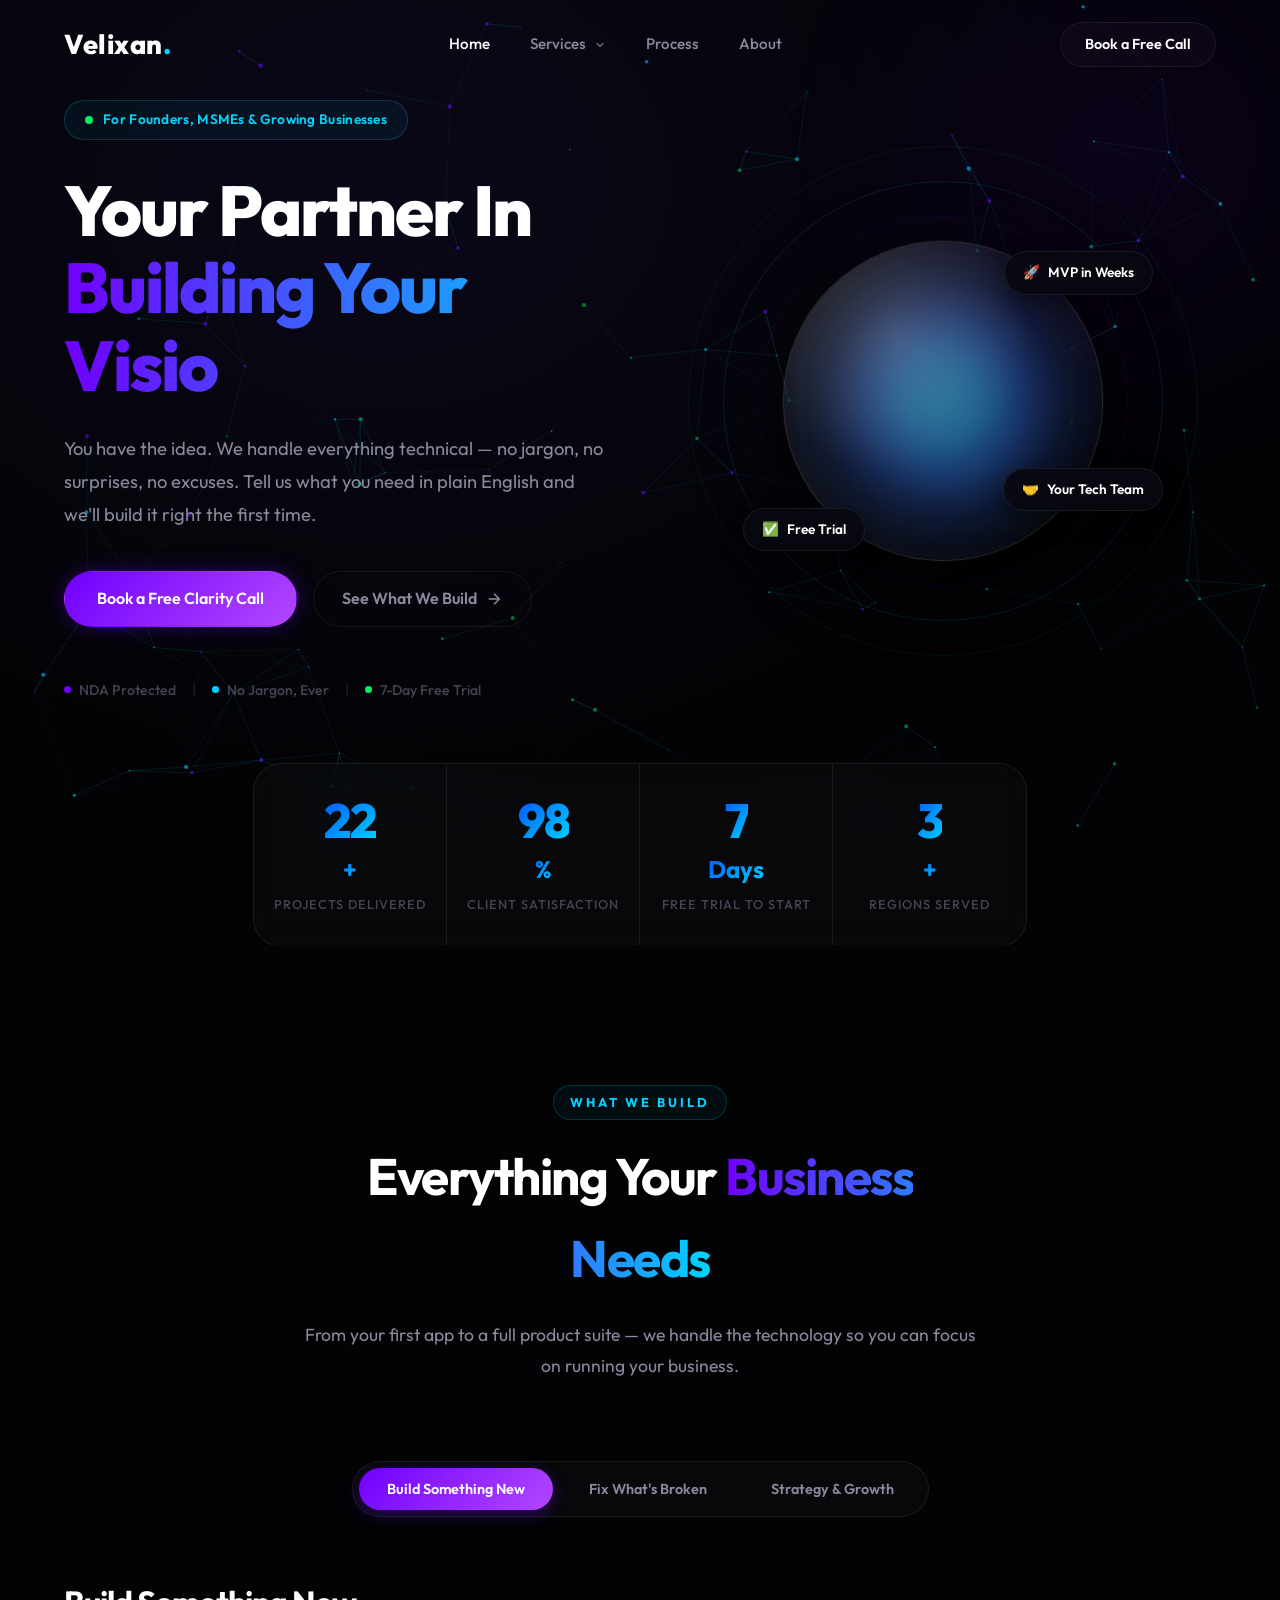
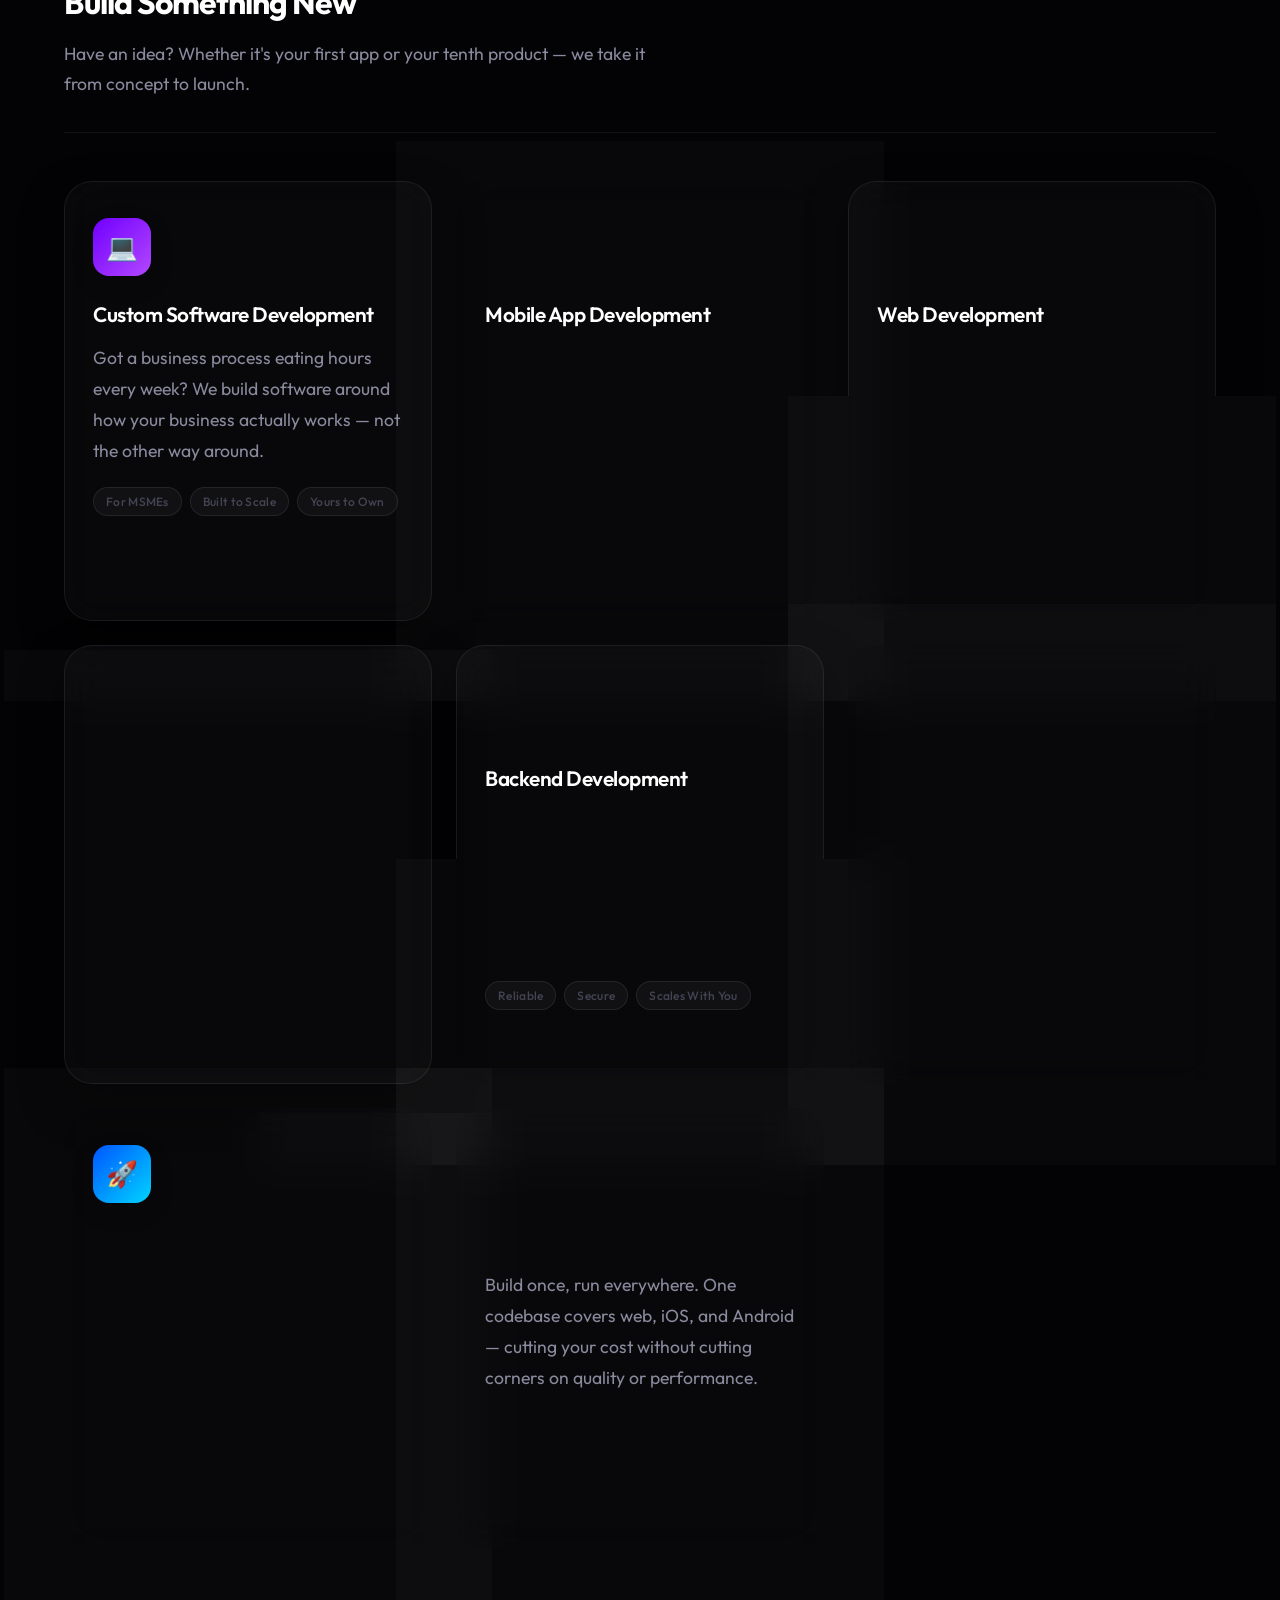
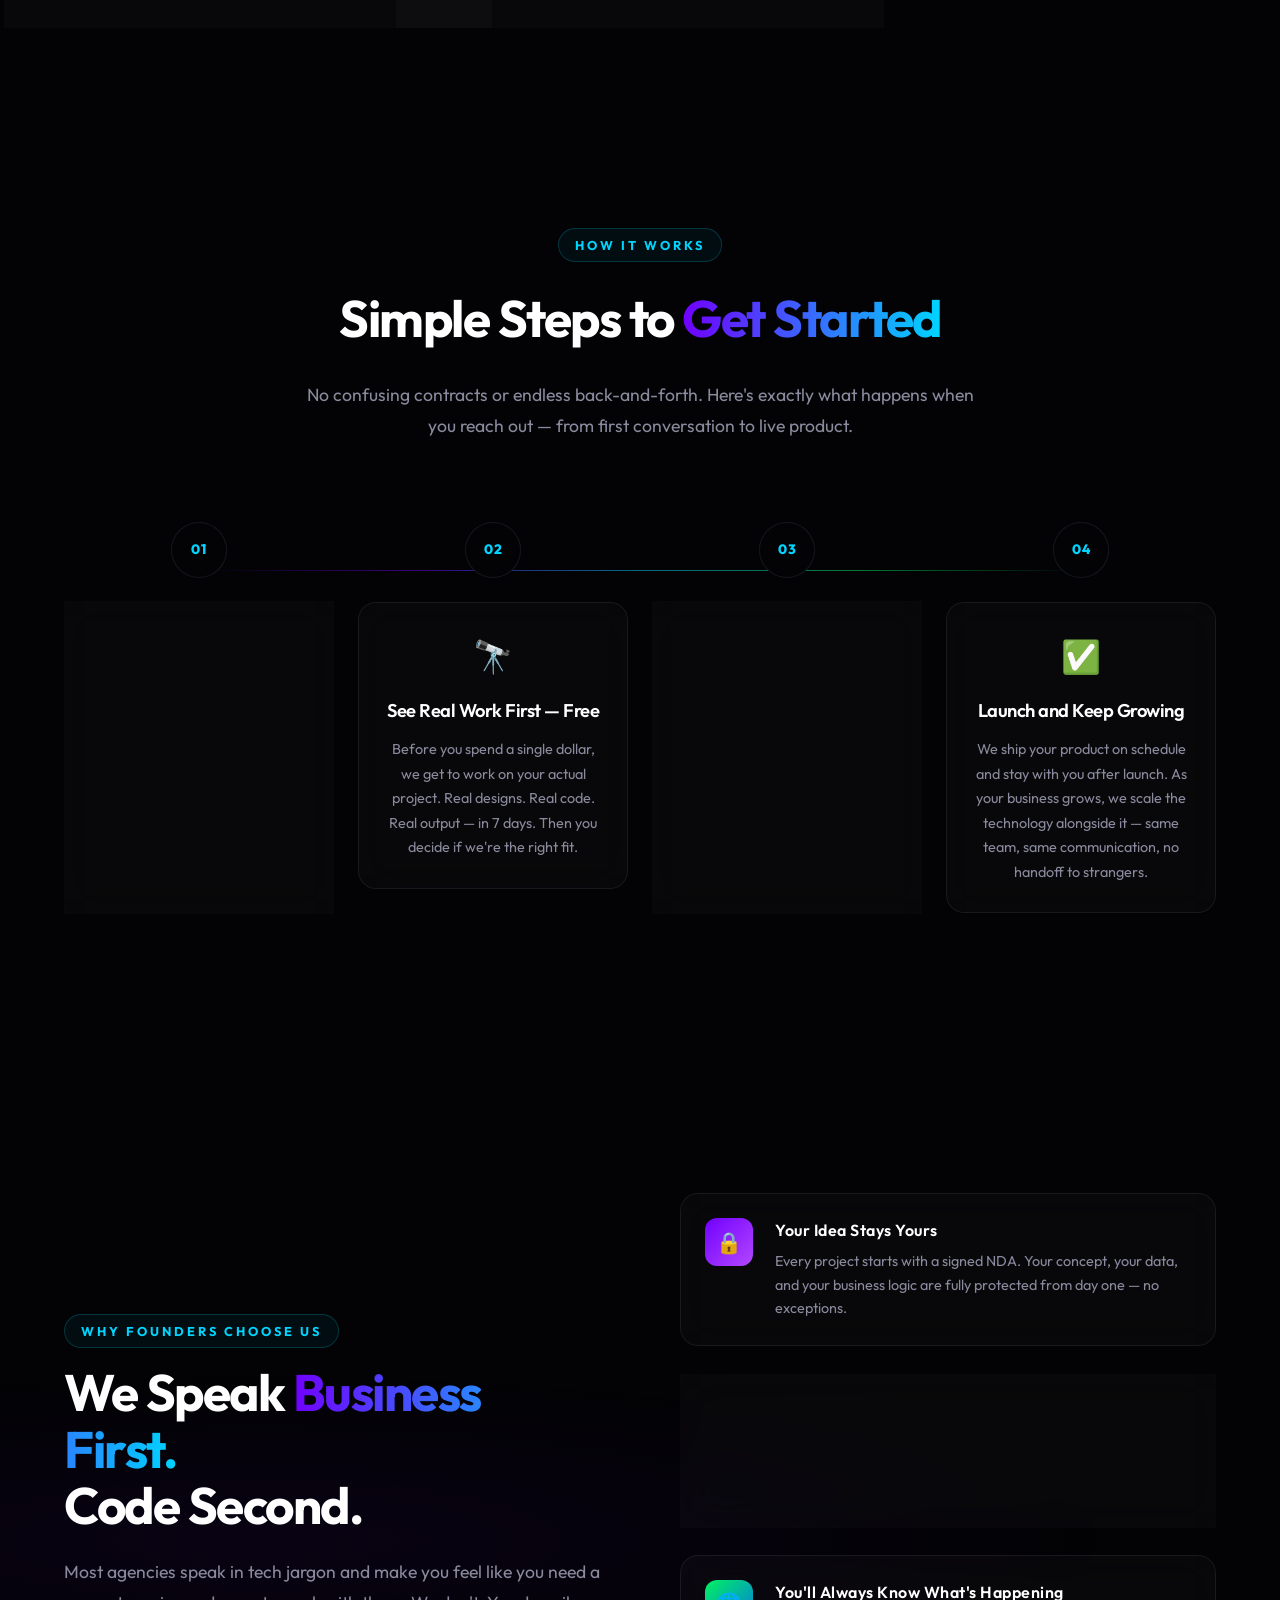
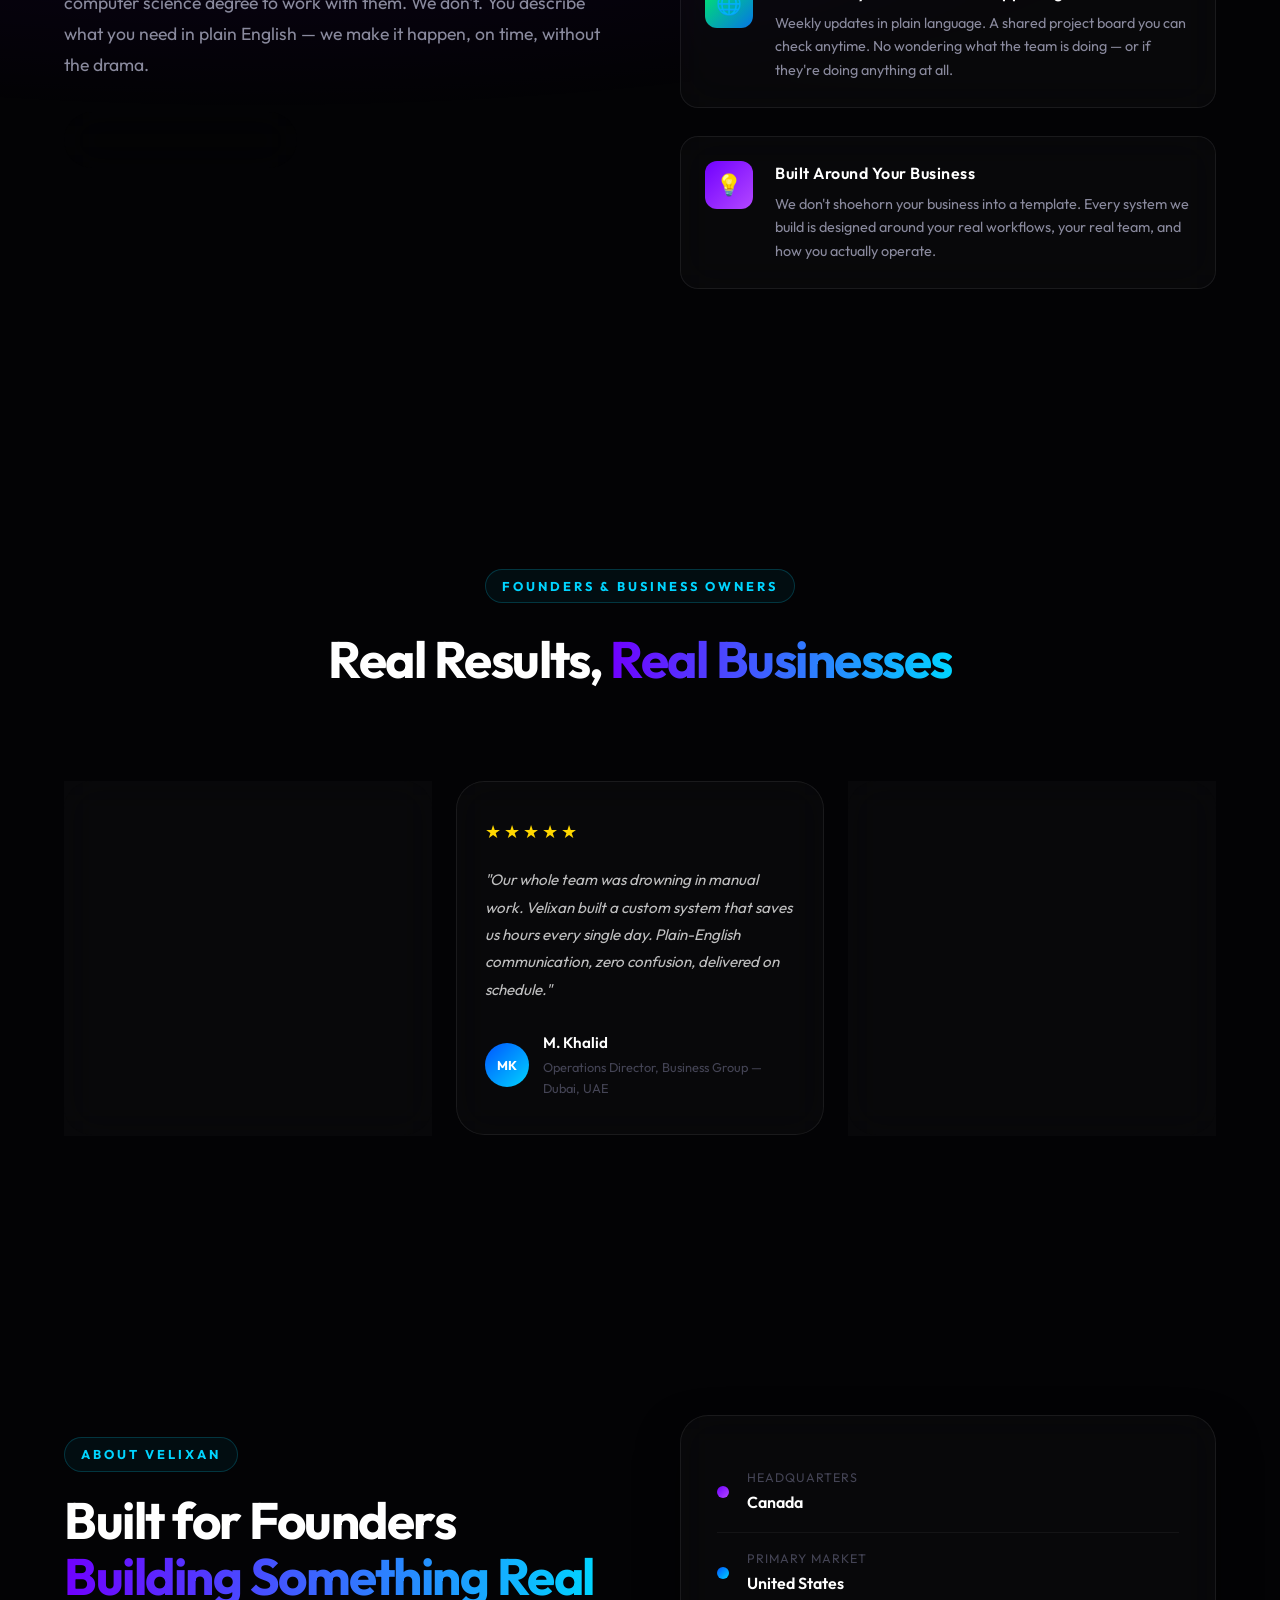
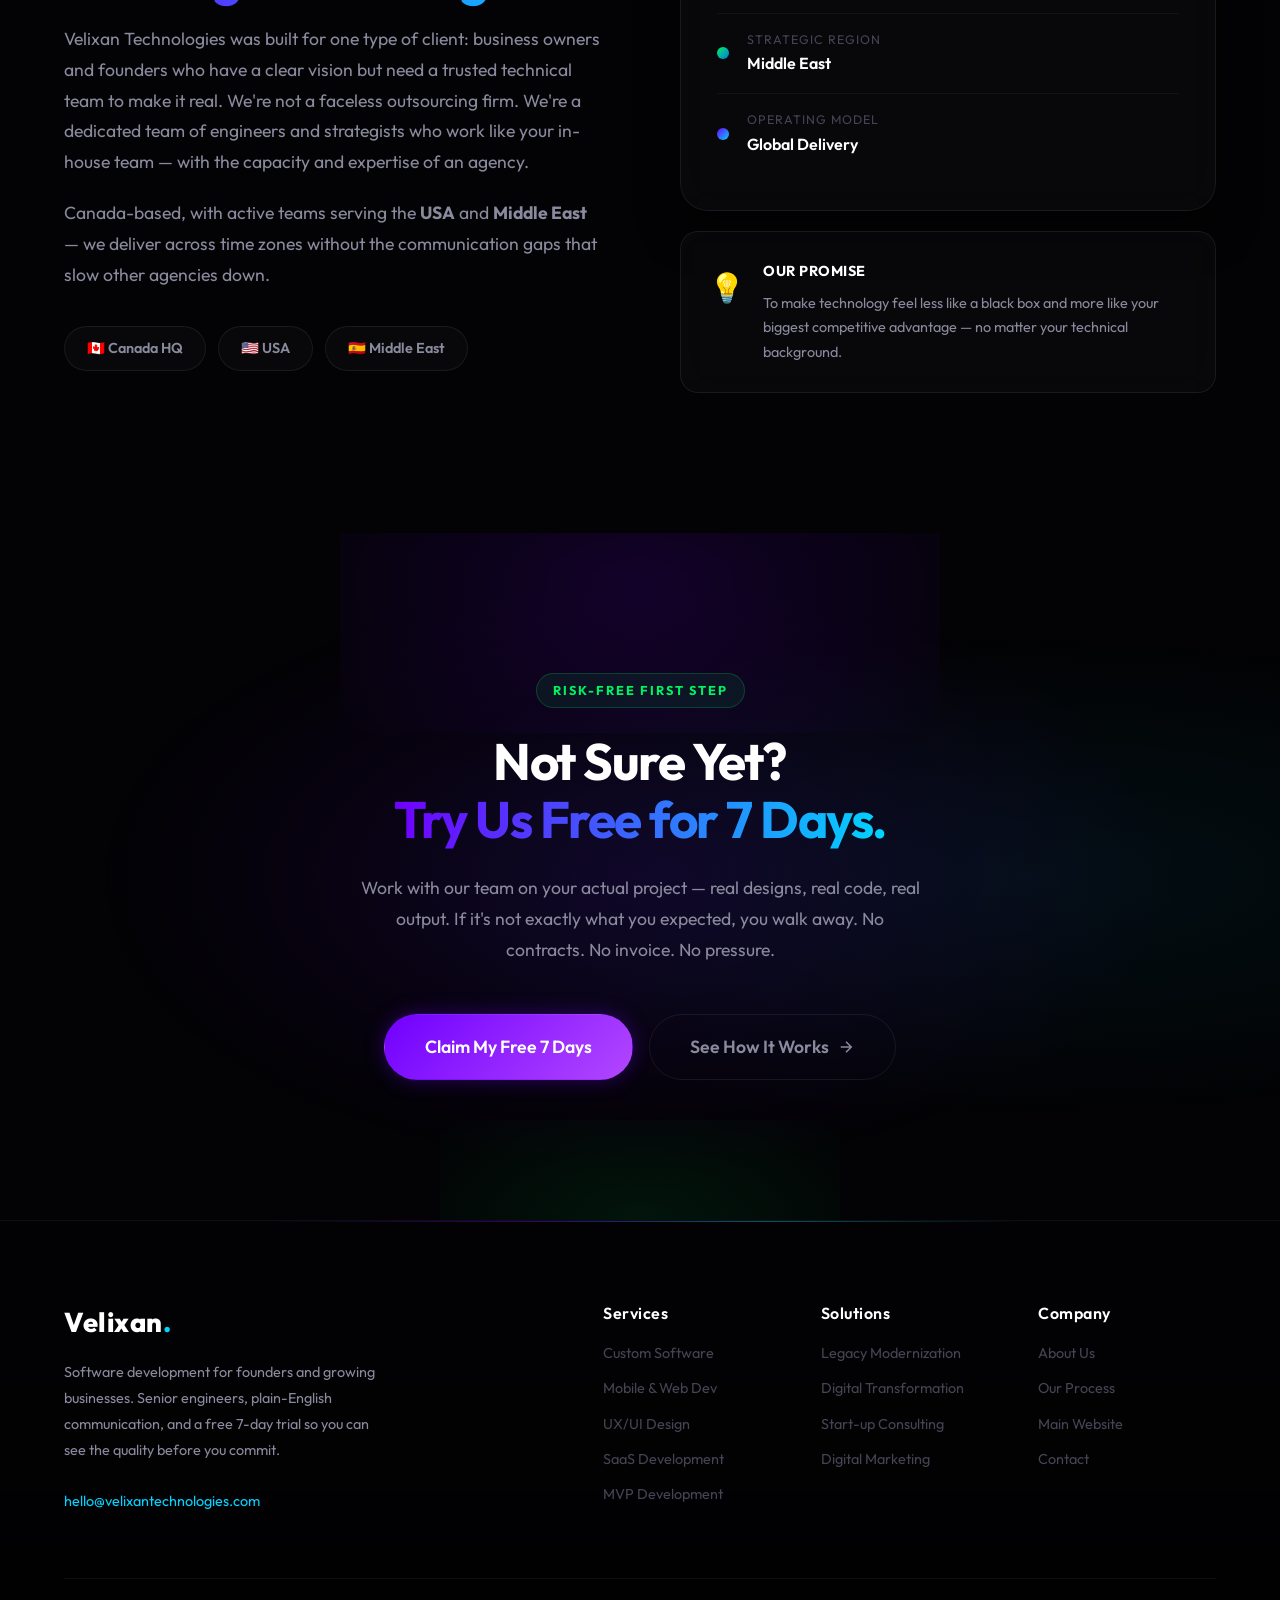
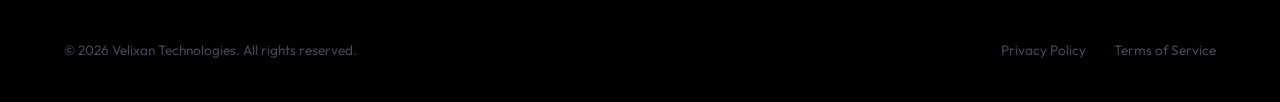
<file: Website/index.html>
<!DOCTYPE html>
<html lang="en">

<head>
    <meta charset="UTF-8">
    <meta name="viewport" content="width=device-width, initial-scale=1.0">
    <title>Velixan Technologies | Software Development for Founders & Growing Businesses</title>
    <meta name="description" content="Velixan Technologies builds custom software, apps, and SaaS products for founders and MSMEs — no tech jargon, senior engineers on every project, and a 7-day free trial before you commit.">
    <!-- Open Graph / Social Sharing -->
    <meta property="og:type" content="website">
    <meta property="og:url" content="https://velixantechnologies.com/">
    <meta property="og:title" content="Velixan Technologies | Software Development for Founders & Growing Businesses">
    <meta property="og:description" content="You have the vision. We handle everything technical. Custom apps, SaaS platforms, and AI tools — built for founders and MSMEs who don't have time for tech headaches.">
    <meta property="og:image" content="https://velixantechnologies.com/og-image.png">
    <!-- Twitter Card -->
    <meta name="twitter:card" content="summary_large_image">
    <meta name="twitter:title" content="Velixan Technologies | Software Development for Founders & Growing Businesses">
    <meta name="twitter:description" content="You have the vision. We handle everything technical. Custom apps, SaaS platforms, and AI tools — built for founders and MSMEs who don't have time for tech headaches.">
    <meta name="twitter:image" content="https://velixantechnologies.com/og-image.png">
    <!-- Theme & Favicon -->
    <meta name="theme-color" content="#7000ff">
    <link rel="icon" type="image/svg+xml" href="favicon.svg">
    <link rel="stylesheet" href="styles.css">
    <link rel="preconnect" href="https://fonts.googleapis.com">
    <link rel="preconnect" href="https://fonts.gstatic.com" crossorigin>
    <link href="https://fonts.googleapis.com/css2?family=Outfit:wght@300;400;500;600;700;800&display=swap" rel="stylesheet">
</head>

<body>
    <!-- Live Interactive Background -->
    <canvas id="live-canvas"></canvas>

    <!-- Navigation -->
    <nav class="navbar" id="navbar">
        <div class="container nav-container">
            <a href="#home" class="logo">
                <span class="logo-text">Velixan</span><span class="logo-dot">.</span>
            </a>
            <ul class="nav-links" id="nav-links">
                <li><a href="index.html#home" class="nav-link active">Home</a></li>
                <li class="dropdown">
                    <a href="index.html#services" class="nav-link">Services 
                        <svg class="chevron" width="12" height="12" viewBox="0 0 24 24" fill="none" stroke="currentColor" stroke-width="3" stroke-linecap="round" stroke-linejoin="round"><path d="M6 9l6 6 6-6"/></svg>
                    </a>
                    <ul class="dropdown-menu">
                        <li><a href="custom-software.html"><span>💻</span> Custom Software</a></li>
                        <li><a href="mobile-apps.html"><span>📱</span> Mobile Applications</a></li>
                        <li><a href="cybersecurity.html"><span>🔒</span> Cybersecurity Services</a></li>
                        <li><a href="index.html#consulting"><span>📈</span> Consulting & Strategy</a></li>
                    </ul>
                </li>
                <li><a href="index.html#process" class="nav-link">Process</a></li>
                <li><a href="index.html#about" class="nav-link">About</a></li>
            </ul>
            <a href="#contact-modal" class="btn-primary nav-cta trigger-modal">Book a Free Call</a>
            <button class="hamburger" id="hamburger" aria-label="Menu" aria-expanded="false" aria-haspopup="true">
                <span></span><span></span><span></span>
            </button>
        </div>
    </nav>

    <!-- Hero Section -->
    <header id="home" class="hero">
        <div class="container hero-container">
            <div class="hero-content">
                <div class="badge">
                    <span class="badge-dot"></span>
                    For Founders, MSMEs &amp; Growing Businesses
                </div>
                <h1>
                    Your Partner In<br>
                    <span class="gradient-text typed-text" id="typed-text">Building Your Vision</span>
                </h1>
                <p class="hero-sub">You have the idea. We handle everything technical — no jargon, no surprises, no excuses. Tell us what you need in plain English and we'll build it right the first time.</p>
                <div class="hero-buttons">
                    <a href="#contact-modal" class="btn-primary btn-glow trigger-modal">Book a Free Clarity Call</a>
                    <a href="#services" class="btn-ghost">
                        <span class="btn-ghost-inner">See What We Build</span>
                        <svg width="18" height="18" viewBox="0 0 24 24" fill="none" stroke="currentColor" stroke-width="2"><path d="M5 12h14M12 5l7 7-7 7"/></svg>
                    </a>
                </div>
                <div class="hero-trust">
                    <div class="trust-item">
                        <div class="trust-dot"></div>
                        <span>NDA Protected</span>
                    </div>
                    <div class="trust-sep">|</div>
                    <div class="trust-item">
                        <div class="trust-dot cyan"></div>
                        <span>No Jargon, Ever</span>
                    </div>
                    <div class="trust-sep">|</div>
                    <div class="trust-item">
                        <div class="trust-dot green"></div>
                        <span>7-Day Free Trial</span>
                    </div>
                </div>
            </div>

            <!-- Futuristic 3D Orb Graphic -->
            <div class="hero-visual">
                <div class="orb-scene">
                    <div class="orb-ring ring-1"></div>
                    <div class="orb-ring ring-2"></div>
                    <div class="orb-ring ring-3"></div>
                    <div class="glass-sphere">
                        <div class="sphere-shimmer"></div>
                        <div class="inner-glow"></div>
                        <div class="inner-glow inner-glow-2"></div>
                    </div>
                    <div class="floating-chip chip-1">
                        <span>&#128640;</span> MVP in Weeks
                    </div>
                    <div class="floating-chip chip-2">
                        <span>&#129309;</span> Your Tech Team
                    </div>
                    <div class="floating-chip chip-3">
                        <span>&#9989;</span> Free Trial
                    </div>
                </div>
            </div>
        </div>

        <!-- Stats Bar -->
        <div class="container stats-marquee-bar">
            <div class="stats-bar">
                <div class="stat-item">
                    <div class="stat-number" data-target="22">0</div>
                    <div class="stat-unit">+</div>
                    <div class="stat-label">Projects Delivered</div>
                </div>
                <div class="stat-item">
                    <div class="stat-number" data-target="98">0</div>
                    <div class="stat-unit">%</div>
                    <div class="stat-label">Client Satisfaction</div>
                </div>
                <div class="stat-item">
                    <div class="stat-number" data-target="7">0</div>
                    <div class="stat-unit"> Days</div>
                    <div class="stat-label">Free Trial to Start</div>
                </div>
                <div class="stat-item">
                    <div class="stat-number" data-target="3">0</div>
                    <div class="stat-unit">+</div>
                    <div class="stat-label">Regions Served</div>
                </div>
            </div>
        </div>
    </header>

    <!-- Services Section -->
    <section id="services" class="services">
        <div class="container">
            <div class="section-header reveal-up">
                <div class="section-eyebrow">What We Build</div>
                <h2>Everything Your <span class="gradient-text">Business Needs</span></h2>
                <p>From your first app to a full product suite — we handle the technology so you can focus on running your business.</p>
            </div>

            <!-- Service Tab Navigation -->
            <div class="service-tabs reveal-up" role="tablist" aria-label="Our Services">
                <button class="tab-btn active" id="tab-dev-design" role="tab" aria-selected="true" aria-controls="dev-design" data-tab="dev-design">Build Something New</button>
                <button class="tab-btn" id="tab-modernization" role="tab" aria-selected="false" aria-controls="modernization" data-tab="modernization">Fix What's Broken</button>
                <button class="tab-btn" id="tab-consulting" role="tab" aria-selected="false" aria-controls="consulting" data-tab="consulting">Strategy &amp; Growth</button>
            </div>

            <!-- Category 1: Development & Design -->
            <div id="dev-design" class="service-category tab-content active" role="tabpanel" aria-labelledby="tab-dev-design">
                <div class="service-category-header">
                    <h3>Build Something New</h3>
                    <p>Have an idea? Whether it's your first app or your tenth product — we take it from concept to launch.</p>
                </div>
                <div class="card-grid">
                    <div class="glass-card tilt-card">
                        <div class="card-glow"></div>
                        <div class="card-accent"></div>
                        <div class="card-icon gradient-purple">&#128187;</div>
                        <h3>Custom Software Development</h3>
                        <p>Got a business process eating hours every week? We build software around how your business actually works — not the other way around.</p>
                        <div class="card-tags">
                            <span>For MSMEs</span><span>Built to Scale</span><span>Yours to Own</span>
                        </div>
                    </div>
                    <div class="glass-card tilt-card">
                        <div class="card-glow"></div>
                        <div class="card-accent"></div>
                        <div class="card-icon gradient-blue">&#128241;</div>
                        <h3>Mobile App Development</h3>
                        <p>Your customers are on their phones. Give them an app they'll actually use. We handle design, development, and launch — you just describe what it should do.</p>
                        <div class="card-tags"><span>iOS</span><span>Android</span><span>Done For You</span></div>
                    </div>
                    <div class="glass-card tilt-card">
                        <div class="card-glow"></div>
                        <div class="card-accent"></div>
                        <div class="card-icon gradient-green">&#127758;</div>
                        <h3>Web Development</h3>
                        <p>A website that just looks good won't grow your business. We build web platforms that convert visitors into paying clients — fast, mobile-friendly, and easy to manage.</p>
                        <div class="card-tags"><span>Fast &amp; Reliable</span><span>Mobile-Friendly</span><span>Easy to Update</span></div>
                    </div>
                    <div class="glass-card tilt-card">
                        <div class="card-glow"></div>
                        <div class="card-accent"></div>
                        <div class="card-icon gradient-blue">&#127912;</div>
                        <h3>UX/UI Design</h3>
                        <p>Most software fails because it's confusing to use. We design interfaces your customers understand in seconds — no instruction manual required.</p>
                        <div class="card-tags"><span>Intuitive Design</span><span>User Tested</span><span>Converts Well</span></div>
                    </div>
                    <div class="glass-card tilt-card">
                        <div class="card-glow"></div>
                        <div class="card-accent"></div>
                        <div class="card-icon gradient-purple">&#9881;&#65039;</div>
                        <h3>Backend Development</h3>
                        <p>The engine behind your product. We build the systems that keep your app running reliably — even when thousands of people use it at once. You'll never have to think about it.</p>
                        <div class="card-tags"><span>Reliable</span><span>Secure</span><span>Scales With You</span></div>
                    </div>
                    <div class="glass-card tilt-card">
                        <div class="card-glow"></div>
                        <div class="card-accent"></div>
                        <div class="card-icon gradient-green">&#9729;&#65039;</div>
                        <h3>SaaS Application Development</h3>
                        <p>Have an idea you want to charge a subscription for? We build complete SaaS platforms — billing, user accounts, dashboards — ready to take your first paying customer.</p>
                        <div class="card-tags"><span>Subscription Ready</span><span>Full Stack</span><span>Launch-Ready</span></div>
                    </div>
                    <div class="glass-card tilt-card">
                        <div class="card-glow"></div>
                        <div class="card-accent"></div>
                        <div class="card-icon gradient-blue">&#128640;</div>
                        <h3>MVP Development</h3>
                        <p>Stop overthinking. Get your idea in front of real users in weeks. We build the smallest version that proves your concept — so you can raise funding, get feedback, and move fast.</p>
                        <div class="card-tags"><span>Fast Launch</span><span>Investor-Ready</span><span>Real Users Fast</span></div>
                    </div>
                    <div class="glass-card tilt-card">
                        <div class="card-glow"></div>
                        <div class="card-accent"></div>
                        <div class="card-icon gradient-purple">&#128279;</div>
                        <h3>Cross-Platform Development</h3>
                        <p>Build once, run everywhere. One codebase covers web, iOS, and Android — cutting your cost without cutting corners on quality or performance.</p>
                        <div class="card-tags"><span>Web + Mobile</span><span>Cost-Effective</span><span>One Codebase</span></div>
                    </div>
                </div>
            </div>

            <!-- Category 2: Solution Modernization -->
            <div id="modernization" class="service-category tab-content" role="tabpanel" aria-labelledby="tab-modernization">
                <div class="service-category-header">
                    <h3>Fix What's Broken</h3>
                    <p>Your existing software doesn't have to slow you down. We modernize what you have — without starting from scratch and without losing your data.</p>
                </div>
                <div class="card-grid">
                    <div class="glass-card tilt-card featured-card">
                        <div class="card-glow"></div>
                        <div class="card-accent"></div>
                        <div class="card-icon gradient-blue">&#127970;</div>
                        <h3>Your Old Software, Rebuilt for Today</h3>
                        <p>Still running on old software everyone hates but no one wants to touch? We modernize it — keeping all your data and business logic intact, while making it fast, modern, and actually usable.</p>
                        <div class="card-tags"><span>No Data Loss</span><span>Cloud-Ready</span><span>Zero Downtime</span></div>
                    </div>
                    <div class="glass-card tilt-card featured-card">
                        <div class="card-glow"></div>
                        <div class="card-accent"></div>
                        <div class="card-icon gradient-green">&#9889;</div>
                        <h3>Ditch the Spreadsheets. Automate the Boring Stuff.</h3>
                        <p>If your team copies data between spreadsheets, chases approvals over email, or does anything manually that software could handle — we fix that. End to end. So your team focuses on real work.</p>
                        <div class="card-tags"><span>Process Automation</span><span>Saves Hours Daily</span><span>AI-Powered</span></div>
                    </div>
                    <div class="glass-card tilt-card featured-card">
                        <div class="card-glow"></div>
                        <div class="card-accent"></div>
                        <div class="card-icon gradient-blue">&#9729;&#65039;</div>
                        <h3>Cloud Migration &amp; Optimization</h3>
                        <p>Is your infrastructure slow, insecure, or costing a fortune? We transition your legacy apps to secure, modern cloud platforms (AWS, Google Cloud) and optimize your host setup for cost efficiency.</p>
                        <div class="card-tags"><span>AWS &amp; GCP</span><span>Saves Server Costs</span><span>Highly Secure</span></div>
                    </div>
                    <div class="glass-card tilt-card featured-card">
                        <div class="card-glow"></div>
                        <div class="card-accent"></div>
                        <div class="card-icon gradient-purple">&#128279;</div>
                        <h3>API &amp; Database Integration</h3>
                        <p>Connect your software silos. We build custom APIs and sync databases so your billing, customer list, and CRM work together automatically, eliminating error-prone double entry.</p>
                        <div class="card-tags"><span>Data Syncing</span><span>Custom APIs</span><span>Zero Latency</span></div>
                    </div>
                </div>
            </div>

            <!-- Category 3: Consulting & Strategy -->
            <div id="consulting" class="service-category tab-content" role="tabpanel" aria-labelledby="tab-consulting">
                <div class="service-category-header">
                    <h3>Strategy &amp; Growth</h3>
                    <p>Not sure where to start or what to build? We'll help you figure it out — then help you execute it.</p>
                </div>
                <div class="card-grid">
                    <div class="glass-card tilt-card featured-card">
                        <div class="card-glow"></div>
                        <div class="card-accent"></div>
                        <div class="card-icon gradient-purple">&#128200;</div>
                        <h3>From Idea to Launch Plan</h3>
                        <p>You have a business idea but don't know what to build, what it should cost, or where to start. We sit down with you, map it all out, and give you a clear plan — no obligation, no jargon.</p>
                        <div class="card-tags"><span>Free Discovery</span><span>Tech Roadmap</span><span>Investor-Ready</span></div>
                    </div>
                    <div class="glass-card tilt-card featured-card">
                        <div class="card-glow"></div>
                        <div class="card-accent"></div>
                        <div class="card-icon gradient-blue">&#127919;</div>
                        <h3>More Clients, Less Guesswork</h3>
                        <p>Once your product is live, you need people to find it. We run SEO and performance campaigns built specifically for software-driven businesses — focused on leads that actually convert, not vanity metrics.</p>
                        <div class="card-tags"><span>SEO</span><span>Lead Generation</span><span>Conversion-Focused</span></div>
                    </div>
                    <div class="glass-card tilt-card featured-card">
                        <div class="card-glow"></div>
                        <div class="card-accent"></div>
                        <div class="card-icon gradient-green">&#128161;</div>
                        <h3>Fractional CTO &amp; Advisory</h3>
                        <p>Get senior technical leadership without the cost of a full-time executive salary. Receive part-time advisory for tech stack selections, system architecture decisions, and vetting hires.</p>
                        <div class="card-tags"><span>Tech Strategy</span><span>Cost-Effective</span><span>Senior Advisory</span></div>
                    </div>
                    <div class="glass-card tilt-card featured-card">
                        <div class="card-glow"></div>
                        <div class="card-accent"></div>
                        <div class="card-icon gradient-purple">&#129504;</div>
                        <h3>AI &amp; Automation Audit</h3>
                        <p>We review your business operations to find where AI agents, LLMs, and modern workflow automations can save you time, cut costs, and double your team's operational output.</p>
                        <div class="card-tags"><span>AI Roadmap</span><span>Process Audit</span><span>High ROI</span></div>
                    </div>
                </div>
            </div>
        </div>
    </section>

    <!-- Process Section -->
    <section id="process" class="process-section">
        <div class="container">
            <div class="section-header reveal-up">
                <div class="section-eyebrow">How It Works</div>
                <h2>Simple Steps to <span class="gradient-text">Get Started</span></h2>
                <p>No confusing contracts or endless back-and-forth. Here's exactly what happens when you reach out — from first conversation to live product.</p>
            </div>
            <div class="process-timeline">
                <div class="process-line"></div>
                <div class="process-step reveal-up">
                    <div class="step-number">01</div>
                    <div class="step-content glass-card-sm">
                        <div class="step-icon">&#128222;</div>
                        <h3>Tell Us Your Idea</h3>
                        <p>No preparation needed. Just describe what you want to build in plain English. We ask the right questions and come back with clear options, honest timelines, and real pricing.</p>
                    </div>
                </div>
                <div class="process-step reveal-up" style="transition-delay: 0.1s;">
                    <div class="step-number">02</div>
                    <div class="step-content glass-card-sm">
                        <div class="step-icon">&#128301;</div>
                        <h3>See Real Work First — Free</h3>
                        <p>Before you spend a single dollar, we get to work on your actual project. Real designs. Real code. Real output — in 7 days. Then you decide if we're the right fit.</p>
                    </div>
                </div>
                <div class="process-step reveal-up" style="transition-delay: 0.2s;">
                    <div class="step-number">03</div>
                    <div class="step-content glass-card-sm">
                        <div class="step-icon">&#128640;</div>
                        <h3>We Take It From Here</h3>
                        <p>Once you're in, you get a dedicated team, a shared project board, and weekly updates in plain English. No jargon. No surprises. Just steady progress you can actually see.</p>
                    </div>
                </div>
                <div class="process-step reveal-up" style="transition-delay: 0.3s;">
                    <div class="step-number">04</div>
                    <div class="step-content glass-card-sm">
                        <div class="step-icon">&#9989;</div>
                        <h3>Launch and Keep Growing</h3>
                        <p>We ship your product on schedule and stay with you after launch. As your business grows, we scale the technology alongside it — same team, same communication, no handoff to strangers.</p>
                    </div>
                </div>
            </div>
        </div>
    </section>

    <!-- Why Us Section -->
    <section class="why-us">
        <div class="container">
            <div class="why-us-grid">
                <div class="why-us-left reveal-up">
                    <div class="section-eyebrow">Why Founders Choose Us</div>
                    <h2>We Speak <span class="gradient-text">Business First.</span><br>Code Second.</h2>
                    <p>Most agencies speak in tech jargon and make you feel like you need a computer science degree to work with them. We don't. You describe what you need in plain English — we make it happen, on time, without the drama.</p>
                    <a href="#contact-modal" class="btn-primary btn-glow trigger-modal" style="margin-top: 32px; display: inline-flex;">
                        Book a Free Clarity Call
                    </a>
                </div>
                <div class="why-us-right">
                    <div class="feature-item reveal-up">
                        <div class="feature-icon gradient-purple">&#128274;</div>
                        <div class="feature-text">
                            <h4>Your Idea Stays Yours</h4>
                            <p>Every project starts with a signed NDA. Your concept, your data, and your business logic are fully protected from day one — no exceptions.</p>
                        </div>
                    </div>
                    <div class="feature-item reveal-up" style="transition-delay: 0.1s;">
                        <div class="feature-icon gradient-blue">&#129504;</div>
                        <div class="feature-text">
                            <h4>Senior Engineers. Every Project.</h4>
                            <p>No bait-and-switch. No junior devs doing the heavy lifting. The senior engineers you meet in the proposal are the ones who build your product.</p>
                        </div>
                    </div>
                    <div class="feature-item reveal-up" style="transition-delay: 0.2s;">
                        <div class="feature-icon gradient-green">&#127760;</div>
                        <div class="feature-text">
                            <h4>You'll Always Know What's Happening</h4>
                            <p>Weekly updates in plain language. A shared project board you can check anytime. No wondering what the team is doing — or if they're doing anything at all.</p>
                        </div>
                    </div>
                    <div class="feature-item reveal-up" style="transition-delay: 0.3s;">
                        <div class="feature-icon gradient-purple">&#128161;</div>
                        <div class="feature-text">
                            <h4>Built Around Your Business</h4>
                            <p>We don't shoehorn your business into a template. Every system we build is designed around your real workflows, your real team, and how you actually operate.</p>
                        </div>
                    </div>
                </div>
            </div>
        </div>
    </section>

    <!-- Testimonials Section -->
    <section class="testimonials">
        <div class="container">
            <div class="section-header reveal-up">
                <div class="section-eyebrow">Founders &amp; Business Owners</div>
                <h2>Real Results, <span class="gradient-text">Real Businesses</span></h2>
            </div>
            <div class="testimonial-grid">
                <div class="testimonial-card reveal-up">
                    <div class="testimonial-stars">&#9733;&#9733;&#9733;&#9733;&#9733;</div>
                    <p>"I'm not technical at all. Velixan translated everything I described into a working product — and kept me in the loop the whole way. Delivered exactly what I imagined, on time."</p>
                    <div class="testimonial-author">
                        <div class="author-avatar gradient-purple">JR</div>
                        <div>
                            <div class="author-name">J. Richardson</div>
                            <div class="author-role">Founder, Tech Startup — New Mexico, USA</div>
                        </div>
                    </div>
                </div>
                <div class="testimonial-card reveal-up" style="transition-delay: 0.1s;">
                    <div class="testimonial-stars">&#9733;&#9733;&#9733;&#9733;&#9733;</div>
                    <p>"Our whole team was drowning in manual work. Velixan built a custom system that saves us hours every single day. Plain-English communication, zero confusion, delivered on schedule."</p>
                    <div class="testimonial-author">
                        <div class="author-avatar gradient-blue">MK</div>
                        <div>
                            <div class="author-name">M. Khalid</div>
                            <div class="author-role">Operations Director, Business Group — Dubai, UAE</div>
                        </div>
                    </div>
                </div>
                <div class="testimonial-card reveal-up" style="transition-delay: 0.2s;">
                    <div class="testimonial-stars">&#9733;&#9733;&#9733;&#9733;&#9733;</div>
                    <p>"I had a napkin idea and zero technical background. Four months later, we had a live SaaS with paying customers. Velixan became our tech co-founder — not just a vendor."</p>
                    <div class="testimonial-author">
                        <div class="author-avatar gradient-green">SN</div>
                        <div>
                            <div class="author-name">S. Newman</div>
                            <div class="author-role">Founder, B2B SaaS — Toronto, Canada</div>
                        </div>
                    </div>
                </div>
            </div>
        </div>
    </section>

    <!-- About / Presence Section -->
    <section id="about" class="about">
        <div class="container">
            <div class="about-split">
                <div class="about-left reveal-up">
                    <div class="section-eyebrow">About Velixan</div>
                    <h2>Built for Founders <span class="gradient-text">Building Something Real</span></h2>
                    <p>Velixan Technologies was built for one type of client: business owners and founders who have a clear vision but need a trusted technical team to make it real. We're not a faceless outsourcing firm. We're a dedicated team of engineers and strategists who work like your in-house team — with the capacity and expertise of an agency.</p>
                    <p style="margin-top: 20px;">Canada-based, with active teams serving the <strong>USA</strong> and <strong>Middle East</strong> — we deliver across time zones without the communication gaps that slow other agencies down.</p>
                    <div class="presence-pills">
                        <div class="pill">&#127464;&#127462; Canada HQ</div>
                        <div class="pill">&#127482;&#127480; USA</div>
                        <div class="pill">&#127466;&#127462; Middle East</div>
                    </div>
                </div>
                <div class="about-right reveal-scale">
                    <div class="about-visual">
                        <div class="geo-card glass-card tilt-card">
                            <div class="card-glow"></div>
                            <div class="geo-line">
                                <div class="geo-dot gradient-purple"></div>
                                <div>
                                    <div class="geo-label">Headquarters</div>
                                    <div class="geo-value">Canada</div>
                                </div>
                            </div>
                            <div class="geo-line">
                                <div class="geo-dot gradient-blue"></div>
                                <div>
                                    <div class="geo-label">Primary Market</div>
                                    <div class="geo-value">United States</div>
                                </div>
                            </div>
                            <div class="geo-line">
                                <div class="geo-dot gradient-green"></div>
                                <div>
                                    <div class="geo-label">Strategic Region</div>
                                    <div class="geo-value">Middle East</div>
                                </div>
                            </div>
                            <div class="geo-line">
                                <div class="geo-dot gradient-purple" style="background: linear-gradient(135deg,#7000ff,#00d4ff);"></div>
                                <div>
                                    <div class="geo-label">Operating Model</div>
                                    <div class="geo-value">Global Delivery</div>
                                </div>
                            </div>
                        </div>
                        <div class="about-mission glass-card-sm">
                            <div class="mission-icon">&#128161;</div>
                            <div class="mission-text">
                                <strong>Our Promise</strong>
                                <p>To make technology feel less like a black box and more like your biggest competitive advantage — no matter your technical background.</p>
                            </div>
                        </div>
                    </div>
                </div>
            </div>
        </div>
    </section>

    <!-- CTA Banner -->
    <section class="cta-section">
        <div class="cta-glow-1"></div>
        <div class="cta-glow-2"></div>
        <div class="container cta-container reveal-up">
            <div class="cta-badge">Risk-Free First Step</div>
            <h2>Not Sure Yet?<br><span class="gradient-text">Try Us Free for 7 Days.</span></h2>
            <p>Work with our team on your actual project — real designs, real code, real output. If it's not exactly what you expected, you walk away. No contracts. No invoice. No pressure.</p>
            <div class="cta-buttons">
                <a href="#contact-modal" class="btn-primary btn-glow btn-large trigger-modal">Claim My Free 7 Days</a>
                <a href="#process" class="btn-ghost btn-large">
                    <span class="btn-ghost-inner">See How It Works</span>
                    <svg width="18" height="18" viewBox="0 0 24 24" fill="none" stroke="currentColor" stroke-width="2"><path d="M5 12h14M12 5l7 7-7 7"/></svg>
                </a>
            </div>
        </div>
    </section>

    <!-- Footer -->
    <footer class="footer">
        <div class="footer-glow"></div>
        <div class="container footer-inner">
            <div class="footer-top">
                <div class="footer-brand">
                    <div class="logo"><span class="logo-text">Velixan</span><span class="logo-dot">.</span></div>
                    <p>Software development for founders and growing businesses. Senior engineers, plain-English communication, and a free 7-day trial so you can see the quality before you commit.</p>
                    <div class="footer-contact">
                        <a href="mailto:hello@velixantechnologies.com">hello@velixantechnologies.com</a>
                    </div>
                </div>
                <div class="footer-cols">
                    <div class="footer-col">
                        <h4>Services</h4>
                        <a href="custom-software.html">Custom Software</a>
                        <a href="mobile-apps.html">Mobile & Web Dev</a>
                        <a href="mobile-apps.html">UX/UI Design</a>
                        <a href="custom-software.html">SaaS Development</a>
                        <a href="custom-software.html">MVP Development</a>
                    </div>
                    <div class="footer-col">
                        <h4>Solutions</h4>
                        <a href="custom-software.html">Legacy Modernization</a>
                        <a href="custom-software.html">Digital Transformation</a>
                        <a href="index.html#consulting">Start-up Consulting</a>
                        <a href="index.html#consulting">Digital Marketing</a>
                    </div>
                    <div class="footer-col">
                        <h4>Company</h4>
                        <a href="index.html#about">About Us</a>
                        <a href="index.html#process">Our Process</a>
                        <a href="https://velixantechnologies.com">Main Website</a>
                        <a href="mailto:hello@velixantechnologies.com">Contact</a>
                    </div>
                </div>
            </div>
            <div class="footer-bottom">
                <p>&copy; 2026 Velixan Technologies. All rights reserved.</p>
                <div class="footer-bottom-links">
                    <a href="privacy.html">Privacy Policy</a>
                    <a href="terms.html">Terms of Service</a>
                </div>
            </div>
        </div>
    </footer>

    <!-- Contact Modal -->
    <div id="contact-modal" class="modal" role="dialog" aria-modal="true" aria-labelledby="modal-title" aria-hidden="true">
        <div class="modal-backdrop"></div>
        <div class="modal-container glass-card">
            <button class="modal-close" id="modal-close" aria-label="Close modal">&times;</button>
            <div class="modal-content">
                <h3 id="modal-title">Start a Project with <span class="gradient-text">Velixan</span></h3>
                <p class="modal-subtitle">Tell us about your vision. We'll get back to you within 24 hours.</p>
                
                <form id="contact-form">
                    <div class="form-group">
                        <label for="form-name">Name</label>
                        <input type="text" id="form-name" placeholder="John Doe" required>
                    </div>
                    <div class="form-group">
                        <label for="form-email">Work Email</label>
                        <input type="email" id="form-email" placeholder="john@company.com" required>
                    </div>
                    <div class="form-group">
                        <label for="form-budget">Project Budget (Optional)</label>
                        <select id="form-budget">
                            <option value="" disabled selected>Select a range...</option>
                            <option value="under-5k">Under $5,000</option>
                            <option value="5k-20k">$5,000 - $20,000</option>
                            <option value="20k-50k">$20,000 - $50,000</option>
                            <option value="50k-plus">$50,000+</option>
                        </select>
                    </div>
                    <div class="form-group">
                        <label for="form-message">Describe what you want to build</label>
                        <textarea id="form-message" rows="4" placeholder="I need a custom SaaS app with automated workflows..." required></textarea>
                    </div>
                    <button type="submit" class="btn-primary btn-glow btn-submit">Submit Request</button>
                </form>
                
                <!-- Success State -->
                <div id="form-success" class="form-success-state" style="display: none;">
                    <div class="success-icon">&#9989;</div>
                    <h4>Request Received!</h4>
                    <p>Thank you for reaching out. A senior engineer will review your project description and contact you via email shortly.</p>
                    <button type="button" class="btn-primary btn-success-close">Close</button>
                </div>
            </div>
        </div>
    </div>

    <script src="script.js"></script>
</body>

</html>
</file>
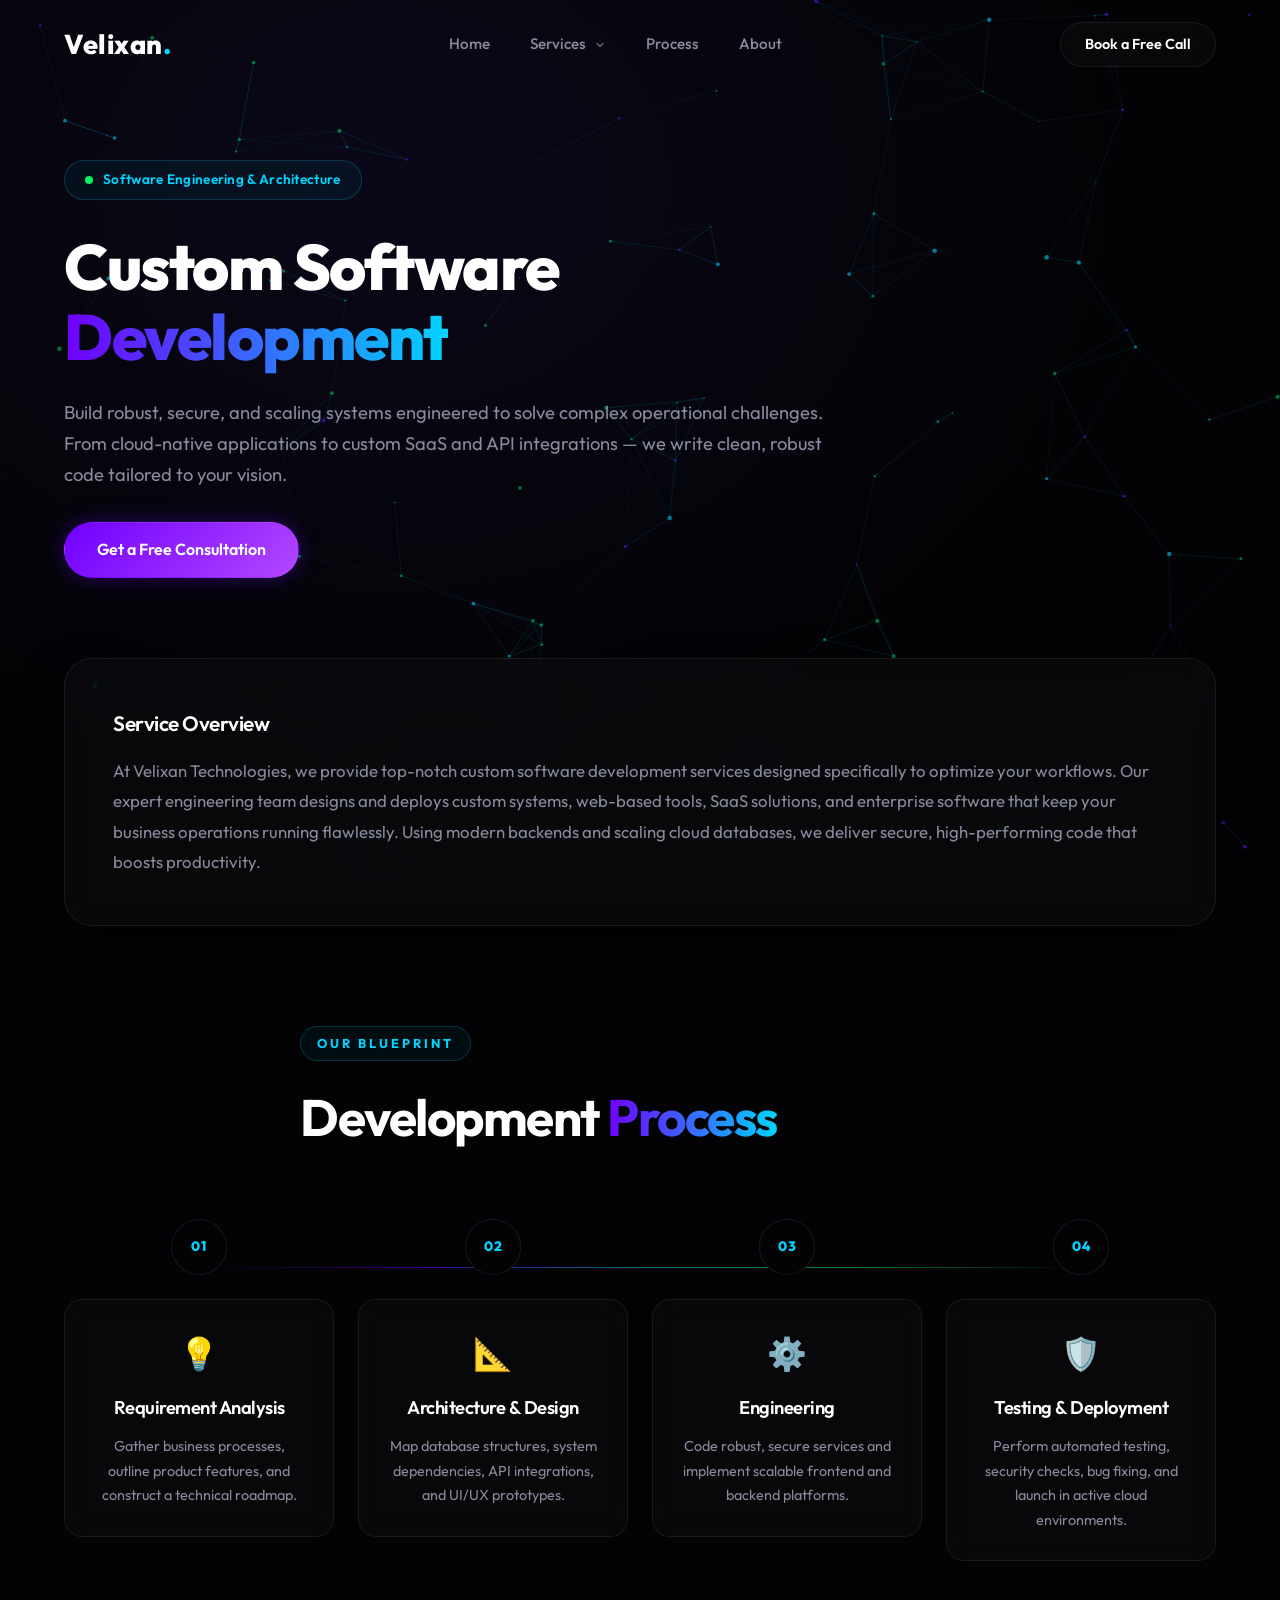
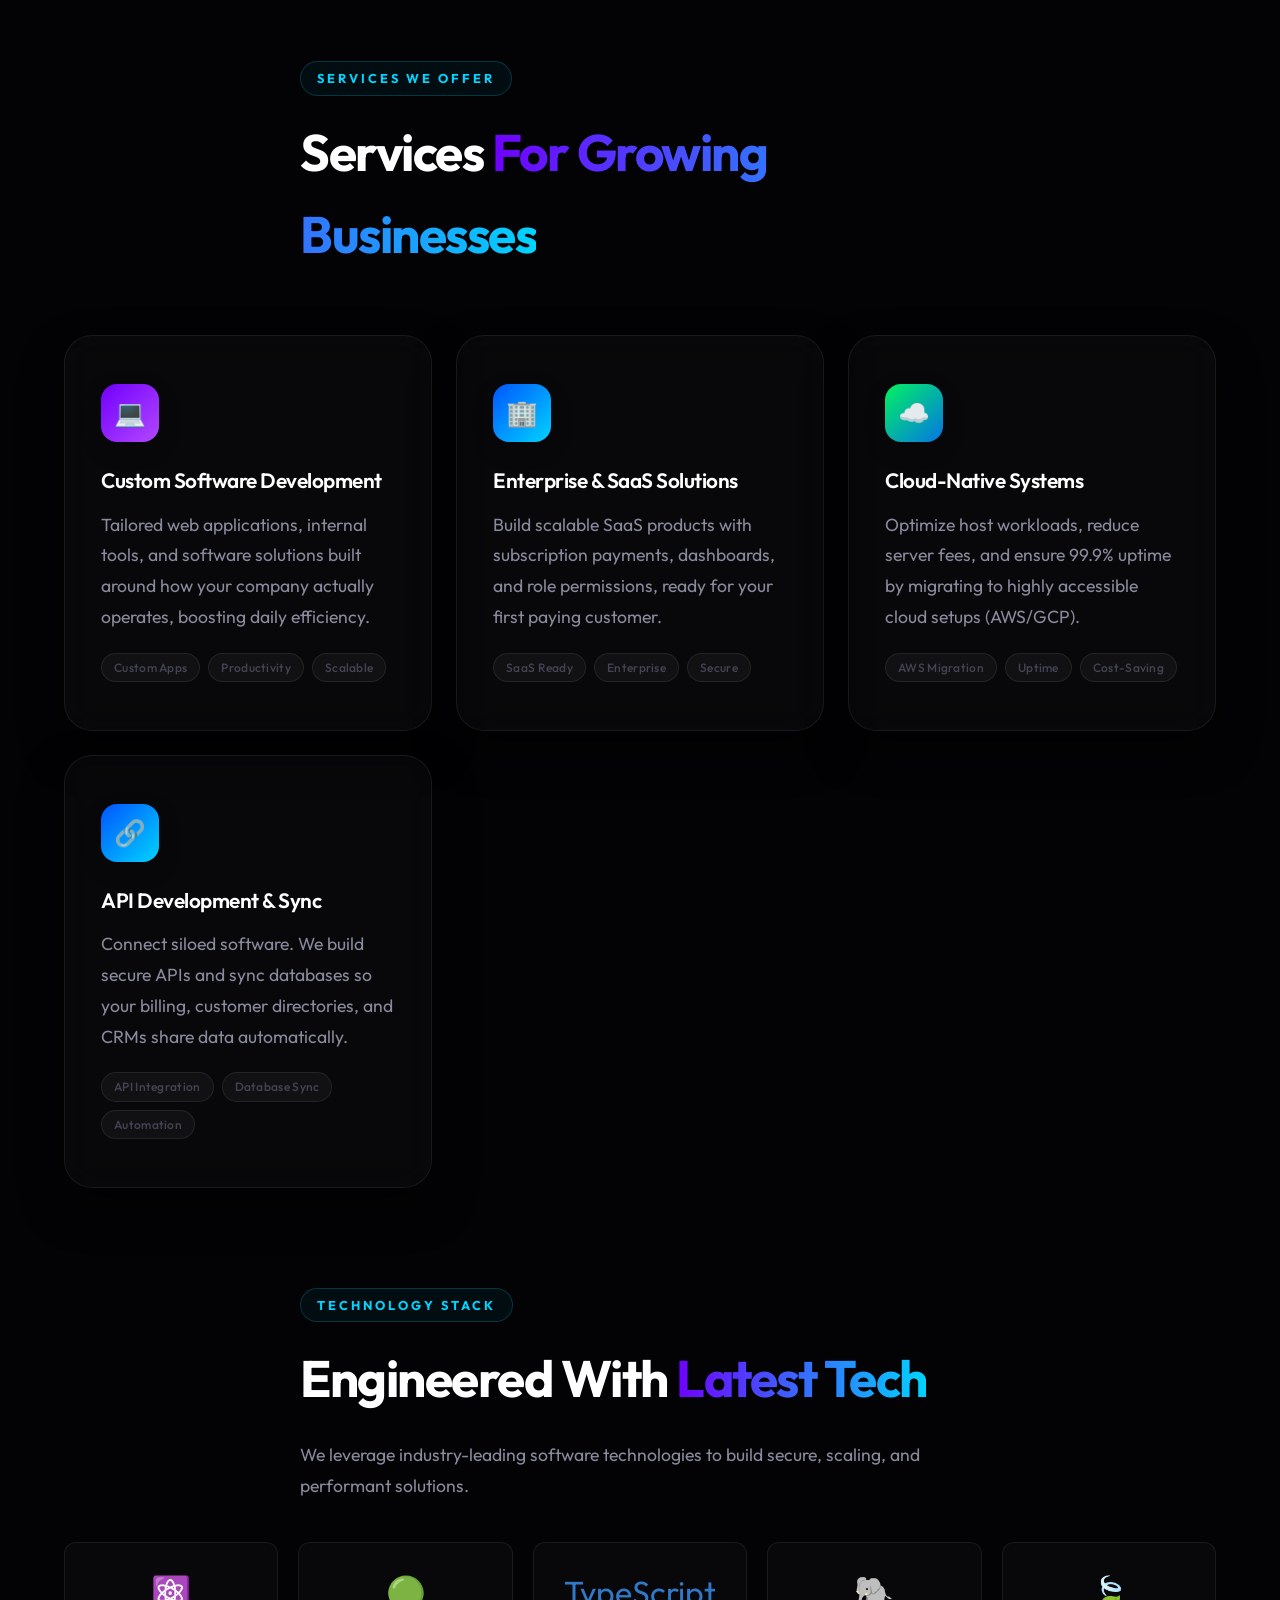
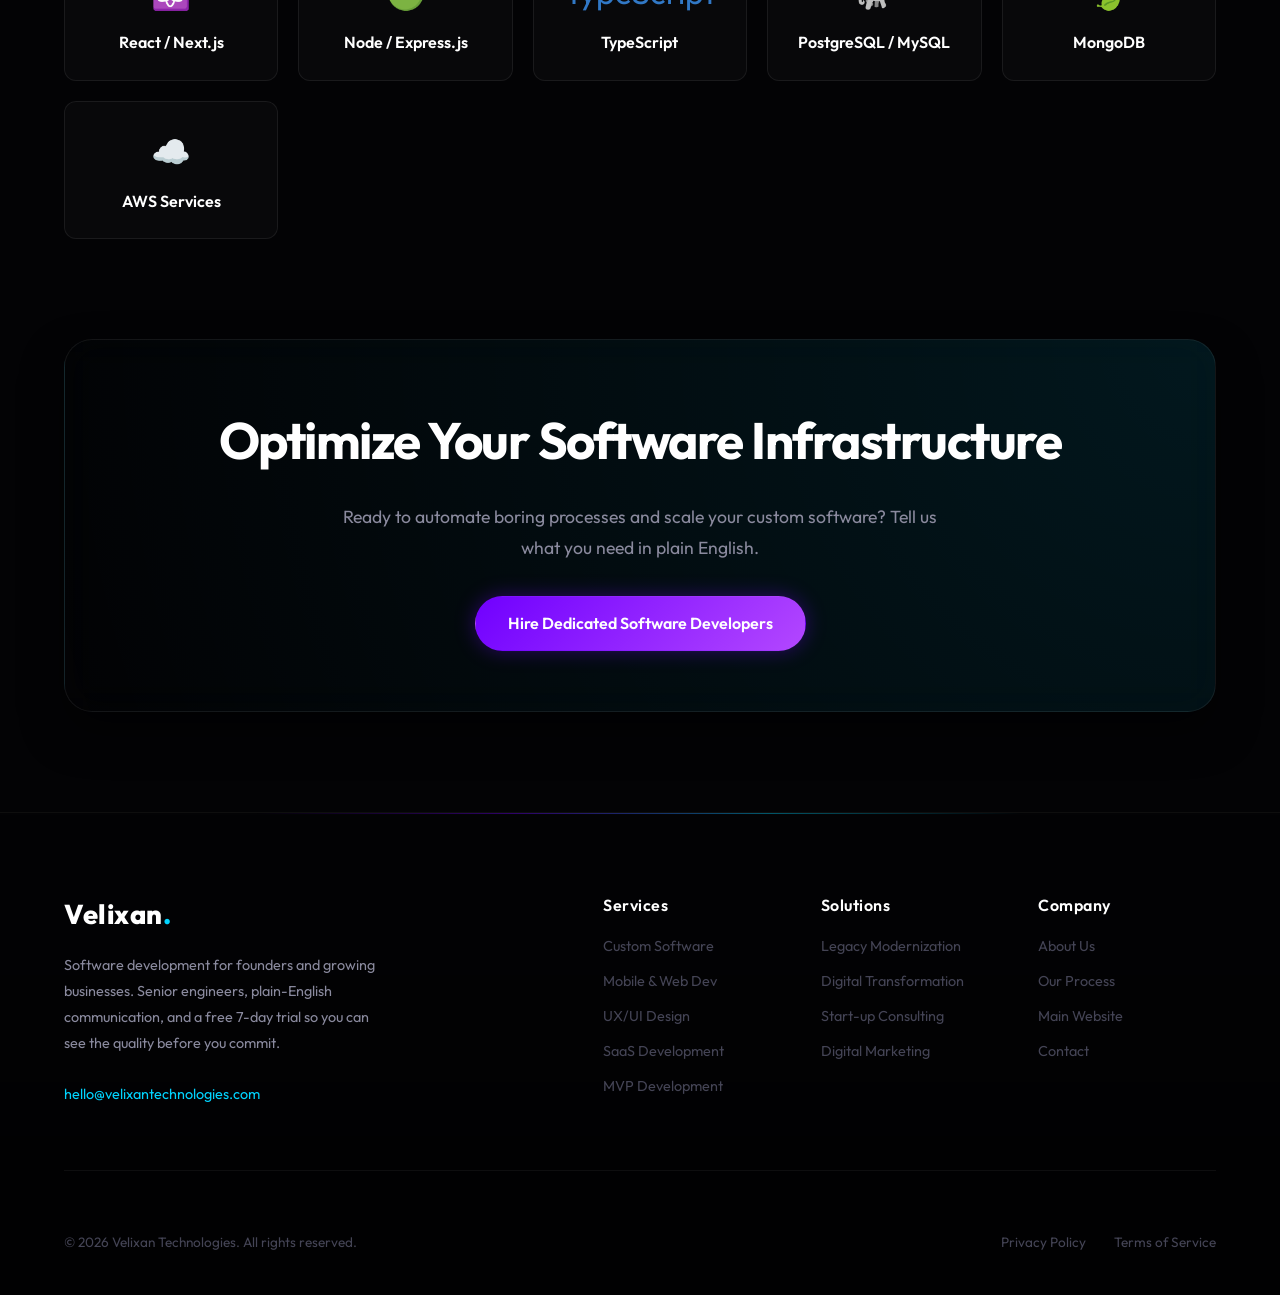
<file: Website/custom-software.html>
<!DOCTYPE html>
<html lang="en">

<head>
    <meta charset="UTF-8">
    <meta name="viewport" content="width=device-width, initial-scale=1.0">
    <title>Custom Software Development | Velixan Technologies</title>
    <meta name="description" content="Get tailored software solutions, enterprise SaaS applications, custom APIs, and secure cloud platforms with Velixan Technologies.">
    <meta name="theme-color" content="#7000ff">
    <link rel="icon" type="image/svg+xml" href="favicon.svg">
    <link rel="stylesheet" href="styles.css">
    <link rel="preconnect" href="https://fonts.googleapis.com">
    <link rel="preconnect" href="https://fonts.gstatic.com" crossorigin>
    <link href="https://fonts.googleapis.com/css2?family=Outfit:wght@300;400;500;600;700;800&display=swap" rel="stylesheet">
    <style>
        .service-page {
            padding: 160px 0 100px;
            position: relative;
        }
        .page-header {
            max-width: 800px;
            margin-bottom: 80px;
        }
        .page-header h1 {
            font-size: clamp(2.5rem, 5vw, 4.5rem);
            margin-bottom: 24px;
            letter-spacing: -1.5px;
        }
        .page-header p {
            font-size: 1.15rem;
            color: var(--text-secondary);
            line-height: 1.7;
        }
        .service-grid-section {
            margin-bottom: 100px;
        }
        .tech-stack-section {
            margin-bottom: 100px;
        }
        .tech-grid {
            display: grid;
            grid-template-columns: repeat(auto-fit, minmax(180px, 1fr));
            gap: 20px;
            margin-top: 40px;
        }
        .tech-badge {
            background: var(--glass-bg);
            border: 1px solid var(--glass-border);
            border-radius: var(--radius-sm);
            padding: 24px;
            text-align: center;
            transition: border-color 0.3s ease, box-shadow 0.3s ease;
        }
        .tech-badge:hover {
            border-color: var(--color-purple-light);
            box-shadow: 0 0 20px rgba(179, 71, 255, 0.15);
        }
        .tech-icon {
            font-size: 32px;
            margin-bottom: 12px;
        }
        .tech-name {
            font-weight: 600;
            color: var(--text-primary);
        }
    </style>
</head>

<body>
    <!-- Background -->
    <canvas id="live-canvas"></canvas>

    <!-- Navigation -->
    <nav class="navbar scrolled" id="navbar">
        <div class="container nav-container">
            <a href="index.html#home" class="logo">
                <span class="logo-text">Velixan</span><span class="logo-dot">.</span>
            </a>
            <ul class="nav-links" id="nav-links">
                <li><a href="index.html#home" class="nav-link">Home</a></li>
                <li class="dropdown">
                    <a href="index.html#services" class="nav-link">Services 
                        <svg class="chevron" width="12" height="12" viewBox="0 0 24 24" fill="none" stroke="currentColor" stroke-width="3" stroke-linecap="round" stroke-linejoin="round"><path d="M6 9l6 6 6-6"/></svg>
                    </a>
                    <ul class="dropdown-menu">
                        <li><a href="custom-software.html"><span>💻</span> Custom Software</a></li>
                        <li><a href="mobile-apps.html"><span>📱</span> Mobile Applications</a></li>
                        <li><a href="cybersecurity.html"><span>🔒</span> Cybersecurity Services</a></li>
                        <li><a href="index.html#consulting"><span>📈</span> Consulting & Strategy</a></li>
                    </ul>
                </li>
                <li><a href="index.html#process" class="nav-link">Process</a></li>
                <li><a href="index.html#about" class="nav-link">About</a></li>
            </ul>
            <a href="#contact-modal" class="btn-primary nav-cta trigger-modal">Book a Free Call</a>
            <button class="hamburger" id="hamburger" aria-label="Menu" aria-expanded="false" aria-haspopup="true">
                <span></span><span></span><span></span>
            </button>
        </div>
    </nav>

    <!-- Main Content -->
    <main class="service-page">
        <div class="container">
            <!-- Header -->
            <div class="page-header reveal-up">
                <div class="badge">
                    <span class="badge-dot"></span>
                    Software Engineering &amp; Architecture
                </div>
                <h1>Custom Software <span class="gradient-text">Development</span></h1>
                <p>Build robust, secure, and scaling systems engineered to solve complex operational challenges. From cloud-native applications to custom SaaS and API integrations — we write clean, robust code tailored to your vision.</p>
                <div class="hero-buttons" style="margin-top: 32px;">
                    <a href="#contact-modal" class="btn-primary btn-glow trigger-modal">Get a Free Consultation</a>
                </div>
            </div>

            <!-- Overview Box -->
            <div class="glass-card reveal-up" style="margin-bottom: 100px; padding: 48px; text-align: left;">
                <div class="card-glow"></div>
                <h3>Service Overview</h3>
                <p style="color: var(--text-secondary); line-height: 1.8; font-size: 1.05rem; margin-top: 16px;">
                    At Velixan Technologies, we provide top-notch custom software development services designed specifically to optimize your workflows. Our expert engineering team designs and deploys custom systems, web-based tools, SaaS solutions, and enterprise software that keep your business operations running flawlessly. Using modern backends and scaling cloud databases, we deliver secure, high-performing code that boosts productivity.
                </p>
            </div>

            <!-- Process Section -->
            <section class="process-section" style="padding: 0; margin-bottom: 100px;">
                <div class="section-header reveal-up" style="text-align: left; margin-bottom: 60px;">
                    <div class="section-eyebrow">Our Blueprint</div>
                    <h2>Development <span class="gradient-text">Process</span></h2>
                </div>
                <div class="process-timeline">
                    <div class="process-line"></div>
                    <div class="process-step reveal-up">
                        <div class="step-number">01</div>
                        <div class="step-content glass-card-sm">
                            <div class="step-icon">💡</div>
                            <h3>Requirement Analysis</h3>
                            <p>Gather business processes, outline product features, and construct a technical roadmap.</p>
                        </div>
                    </div>
                    <div class="process-step reveal-up" style="transition-delay: 0.1s;">
                        <div class="step-number">02</div>
                        <div class="step-content glass-card-sm">
                            <div class="step-icon">📐</div>
                            <h3>Architecture &amp; Design</h3>
                            <p>Map database structures, system dependencies, API integrations, and UI/UX prototypes.</p>
                        </div>
                    </div>
                    <div class="process-step reveal-up" style="transition-delay: 0.2s;">
                        <div class="step-number">03</div>
                        <div class="step-content glass-card-sm">
                            <div class="step-icon">⚙️</div>
                            <h3>Engineering</h3>
                            <p>Code robust, secure services and implement scalable frontend and backend platforms.</p>
                        </div>
                    </div>
                    <div class="process-step reveal-up" style="transition-delay: 0.3s;">
                        <div class="step-number">04</div>
                        <div class="step-content glass-card-sm">
                            <div class="step-icon">🛡️</div>
                            <h3>Testing &amp; Deployment</h3>
                            <p>Perform automated testing, security checks, bug fixing, and launch in active cloud environments.</p>
                        </div>
                    </div>
                </div>
            </section>

            <!-- Services Grid -->
            <div class="service-grid-section">
                <div class="section-header reveal-up" style="text-align: left; margin-bottom: 60px;">
                    <div class="section-eyebrow">Services We Offer</div>
                    <h2>Services <span class="gradient-text">For Growing Businesses</span></h2>
                </div>
                <div class="card-grid">
                    <div class="glass-card tilt-card featured-card">
                        <div class="card-glow"></div>
                        <div class="card-accent"></div>
                        <div class="card-icon gradient-purple">💻</div>
                        <h3>Custom Software Development</h3>
                        <p>Tailored web applications, internal tools, and software solutions built around how your company actually operates, boosting daily efficiency.</p>
                        <div class="card-tags"><span>Custom Apps</span><span>Productivity</span><span>Scalable</span></div>
                    </div>
                    <div class="glass-card tilt-card featured-card">
                        <div class="card-glow"></div>
                        <div class="card-accent"></div>
                        <div class="card-icon gradient-blue">🏢</div>
                        <h3>Enterprise &amp; SaaS Solutions</h3>
                        <p>Build scalable SaaS products with subscription payments, dashboards, and role permissions, ready for your first paying customer.</p>
                        <div class="card-tags"><span>SaaS Ready</span><span>Enterprise</span><span>Secure</span></div>
                    </div>
                    <div class="glass-card tilt-card featured-card">
                        <div class="card-glow"></div>
                        <div class="card-accent"></div>
                        <div class="card-icon gradient-green">☁️</div>
                        <h3>Cloud-Native Systems</h3>
                        <p>Optimize host workloads, reduce server fees, and ensure 99.9% uptime by migrating to highly accessible cloud setups (AWS/GCP).</p>
                        <div class="card-tags"><span>AWS Migration</span><span>Uptime</span><span>Cost-Saving</span></div>
                    </div>
                    <div class="glass-card tilt-card featured-card">
                        <div class="card-glow"></div>
                        <div class="card-accent"></div>
                        <div class="card-icon gradient-blue">🔗</div>
                        <h3>API Development &amp; Sync</h3>
                        <p>Connect siloed software. We build secure APIs and sync databases so your billing, customer directories, and CRMs share data automatically.</p>
                        <div class="card-tags"><span>API Integration</span><span>Database Sync</span><span>Automation</span></div>
                    </div>
                </div>
            </div>

            <!-- Tech Stack -->
            <div class="tech-stack-section">
                <div class="section-header reveal-up" style="text-align: left; margin-bottom: 40px;">
                    <div class="section-eyebrow">Technology Stack</div>
                    <h2>Engineered With <span class="gradient-text">Latest Tech</span></h2>
                    <p>We leverage industry-leading software technologies to build secure, scaling, and performant solutions.</p>
                </div>
                <div class="tech-grid reveal-up">
                    <div class="tech-badge">
                        <div class="tech-icon" style="color: #61DAFB;">⚛️</div>
                        <div class="tech-name">React / Next.js</div>
                    </div>
                    <div class="tech-badge">
                        <div class="tech-icon" style="color: #339933;">🟢</div>
                        <div class="tech-name">Node / Express.js</div>
                    </div>
                    <div class="tech-badge">
                        <div class="tech-icon" style="color: #3178C6;">TypeScript</div>
                        <div class="tech-name">TypeScript</div>
                    </div>
                    <div class="tech-badge">
                        <div class="tech-icon" style="color: #336791;">🐘</div>
                        <div class="tech-name">PostgreSQL / MySQL</div>
                    </div>
                    <div class="tech-badge">
                        <div class="tech-icon" style="color: #47A248;">🍃</div>
                        <div class="tech-name">MongoDB</div>
                    </div>
                    <div class="tech-badge">
                        <div class="tech-icon" style="color: #FF9900;">☁️</div>
                        <div class="tech-name">AWS Services</div>
                    </div>
                </div>
            </div>

            <!-- Bottom CTA -->
            <div class="glass-card reveal-up" style="padding: 60px; text-align: center; background: radial-gradient(circle at top right, rgba(0,212,255,0.1), transparent);">
                <div class="card-glow"></div>
                <h2>Optimize Your Software Infrastructure</h2>
                <p style="color: var(--text-secondary); max-width: 600px; margin: 16px auto 32px;">Ready to automate boring processes and scale your custom software? Tell us what you need in plain English.</p>
                <a href="#contact-modal" class="btn-primary btn-glow trigger-modal">Hire Dedicated Software Developers</a>
            </div>

        </div>
    </main>

    <!-- Footer -->
    <footer class="footer">
        <div class="footer-glow"></div>
        <div class="container footer-inner">
            <div class="footer-top">
                <div class="footer-brand">
                    <div class="logo"><span class="logo-text">Velixan</span><span class="logo-dot">.</span></div>
                    <p>Software development for founders and growing businesses. Senior engineers, plain-English communication, and a free 7-day trial so you can see the quality before you commit.</p>
                    <div class="footer-contact">
                        <a href="mailto:hello@velixantechnologies.com">hello@velixantechnologies.com</a>
                    </div>
                </div>
                <div class="footer-cols">
                    <div class="footer-col">
                        <h4>Services</h4>
                        <a href="custom-software.html">Custom Software</a>
                        <a href="mobile-apps.html">Mobile & Web Dev</a>
                        <a href="mobile-apps.html">UX/UI Design</a>
                        <a href="custom-software.html">SaaS Development</a>
                        <a href="custom-software.html">MVP Development</a>
                    </div>
                    <div class="footer-col">
                        <h4>Solutions</h4>
                        <a href="custom-software.html">Legacy Modernization</a>
                        <a href="custom-software.html">Digital Transformation</a>
                        <a href="index.html#consulting">Start-up Consulting</a>
                        <a href="index.html#consulting">Digital Marketing</a>
                    </div>
                    <div class="footer-col">
                        <h4>Company</h4>
                        <a href="index.html#about">About Us</a>
                        <a href="index.html#process">Our Process</a>
                        <a href="https://velixantechnologies.com">Main Website</a>
                        <a href="mailto:hello@velixantechnologies.com">Contact</a>
                    </div>
                </div>
            </div>
            <div class="footer-bottom">
                <p>&copy; 2026 Velixan Technologies. All rights reserved.</p>
                <div class="footer-bottom-links">
                    <a href="privacy.html">Privacy Policy</a>
                    <a href="terms.html">Terms of Service</a>
                </div>
            </div>
        </div>
    </footer>

    <!-- Contact Modal -->
    <div id="contact-modal" class="modal" role="dialog" aria-modal="true" aria-labelledby="modal-title" aria-hidden="true">
        <div class="modal-backdrop"></div>
        <div class="modal-container glass-card">
            <button class="modal-close" id="modal-close" aria-label="Close modal">&times;</button>
            <div class="modal-content">
                <h3 id="modal-title">Start a Project with <span class="gradient-text">Velixan</span></h3>
                <p class="modal-subtitle">Tell us about your vision. We'll get back to you within 24 hours.</p>
                
                <form id="contact-form">
                    <div class="form-group">
                        <label for="form-name">Name</label>
                        <input type="text" id="form-name" placeholder="John Doe" required>
                    </div>
                    <div class="form-group">
                        <label for="form-email">Work Email</label>
                        <input type="email" id="form-email" placeholder="john@company.com" required>
                    </div>
                    <div class="form-group">
                        <label for="form-budget">Project Budget (Optional)</label>
                        <select id="form-budget">
                            <option value="" disabled selected>Select a range...</option>
                            <option value="under-5k">Under $5,000</option>
                            <option value="5k-20k">$5,000 - $20,000</option>
                            <option value="20k-50k">$20,000 - $50,000</option>
                            <option value="50k-plus">$50,000+</option>
                        </select>
                    </div>
                    <div class="form-group">
                        <label for="form-message">Describe what you want to build</label>
                        <textarea id="form-message" rows="4" placeholder="I need a custom SaaS app with automated workflows..." required></textarea>
                    </div>
                    <button type="submit" class="btn-primary btn-glow btn-submit">Submit Request</button>
                </form>
                
                <!-- Success State -->
                <div id="form-success" class="form-success-state" style="display: none;">
                    <div class="success-icon">&#9989;</div>
                    <h4>Request Received!</h4>
                    <p>Thank you for reaching out. A senior engineer will review your project description and contact you via email shortly.</p>
                    <button type="button" class="btn-primary btn-success-close">Close</button>
                </div>
            </div>
        </div>
    </div>

    <script src="script.js"></script>
</body>

</html>
</file>
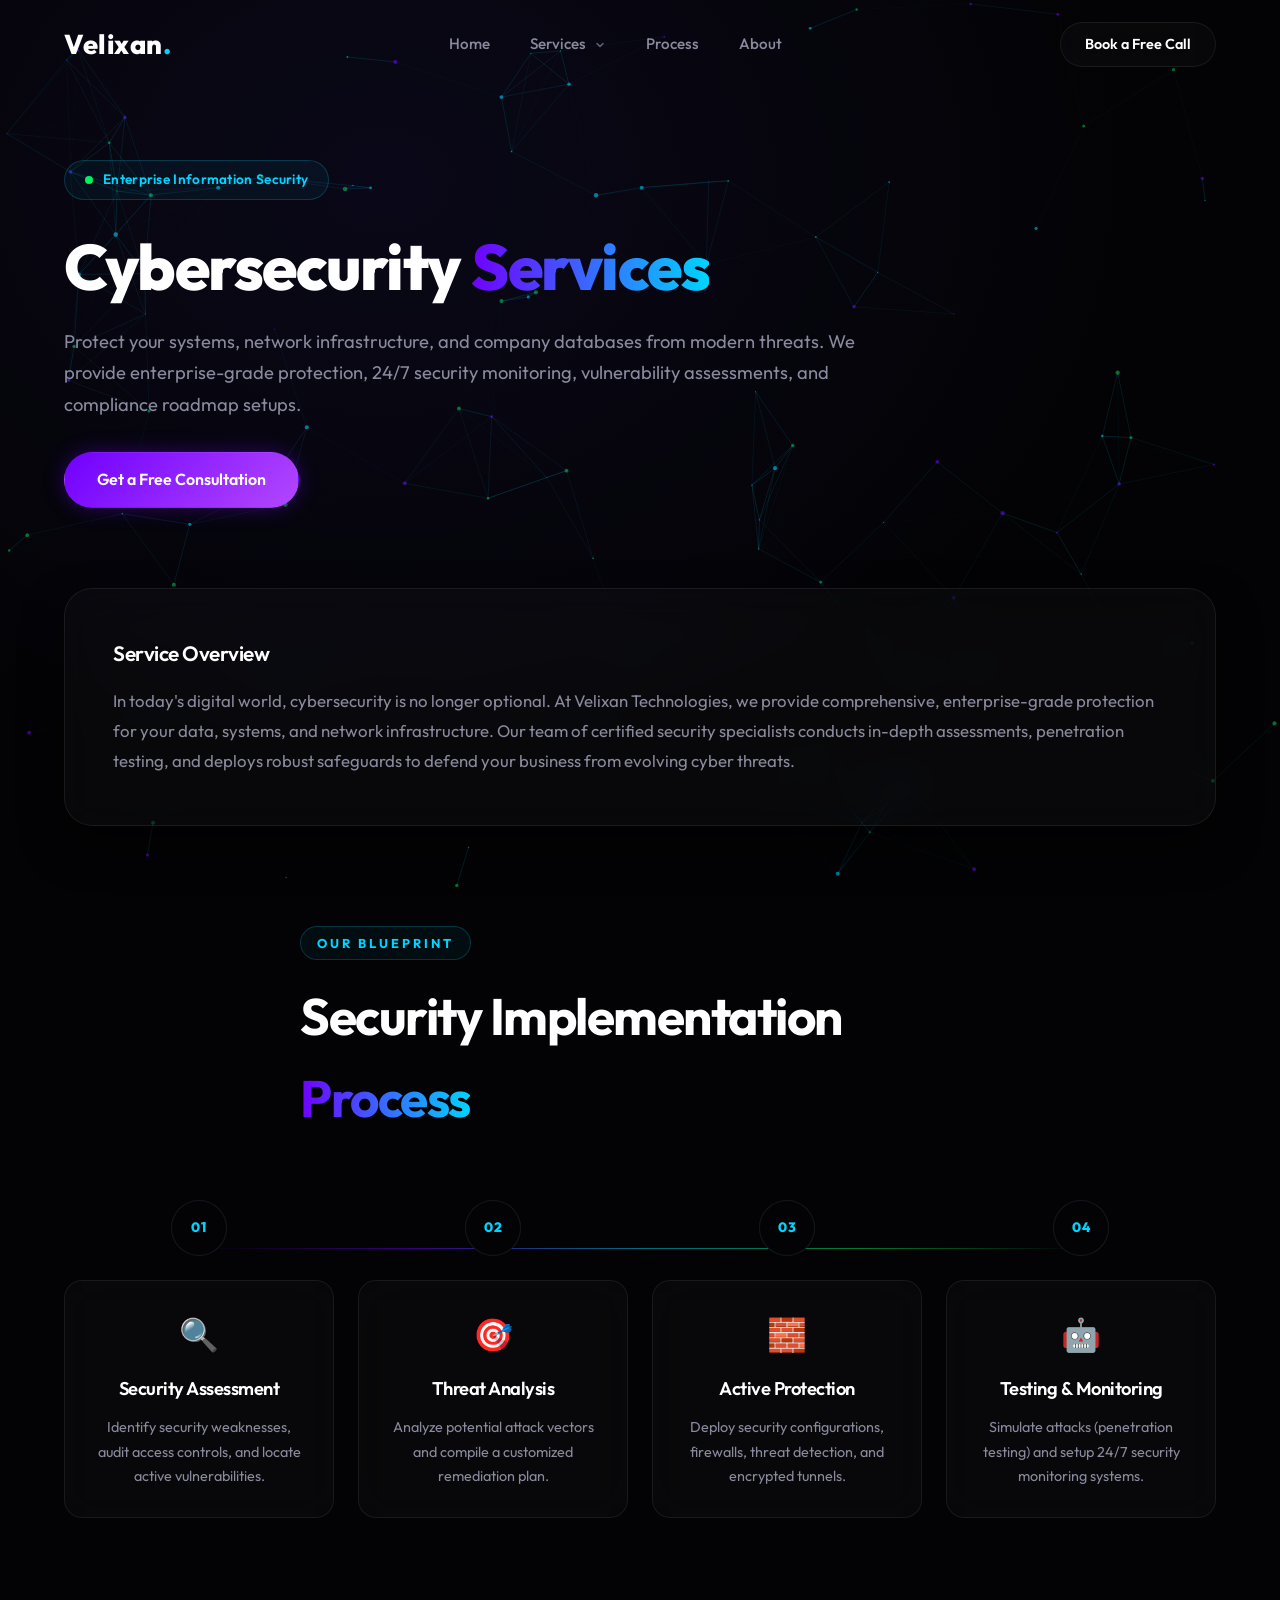
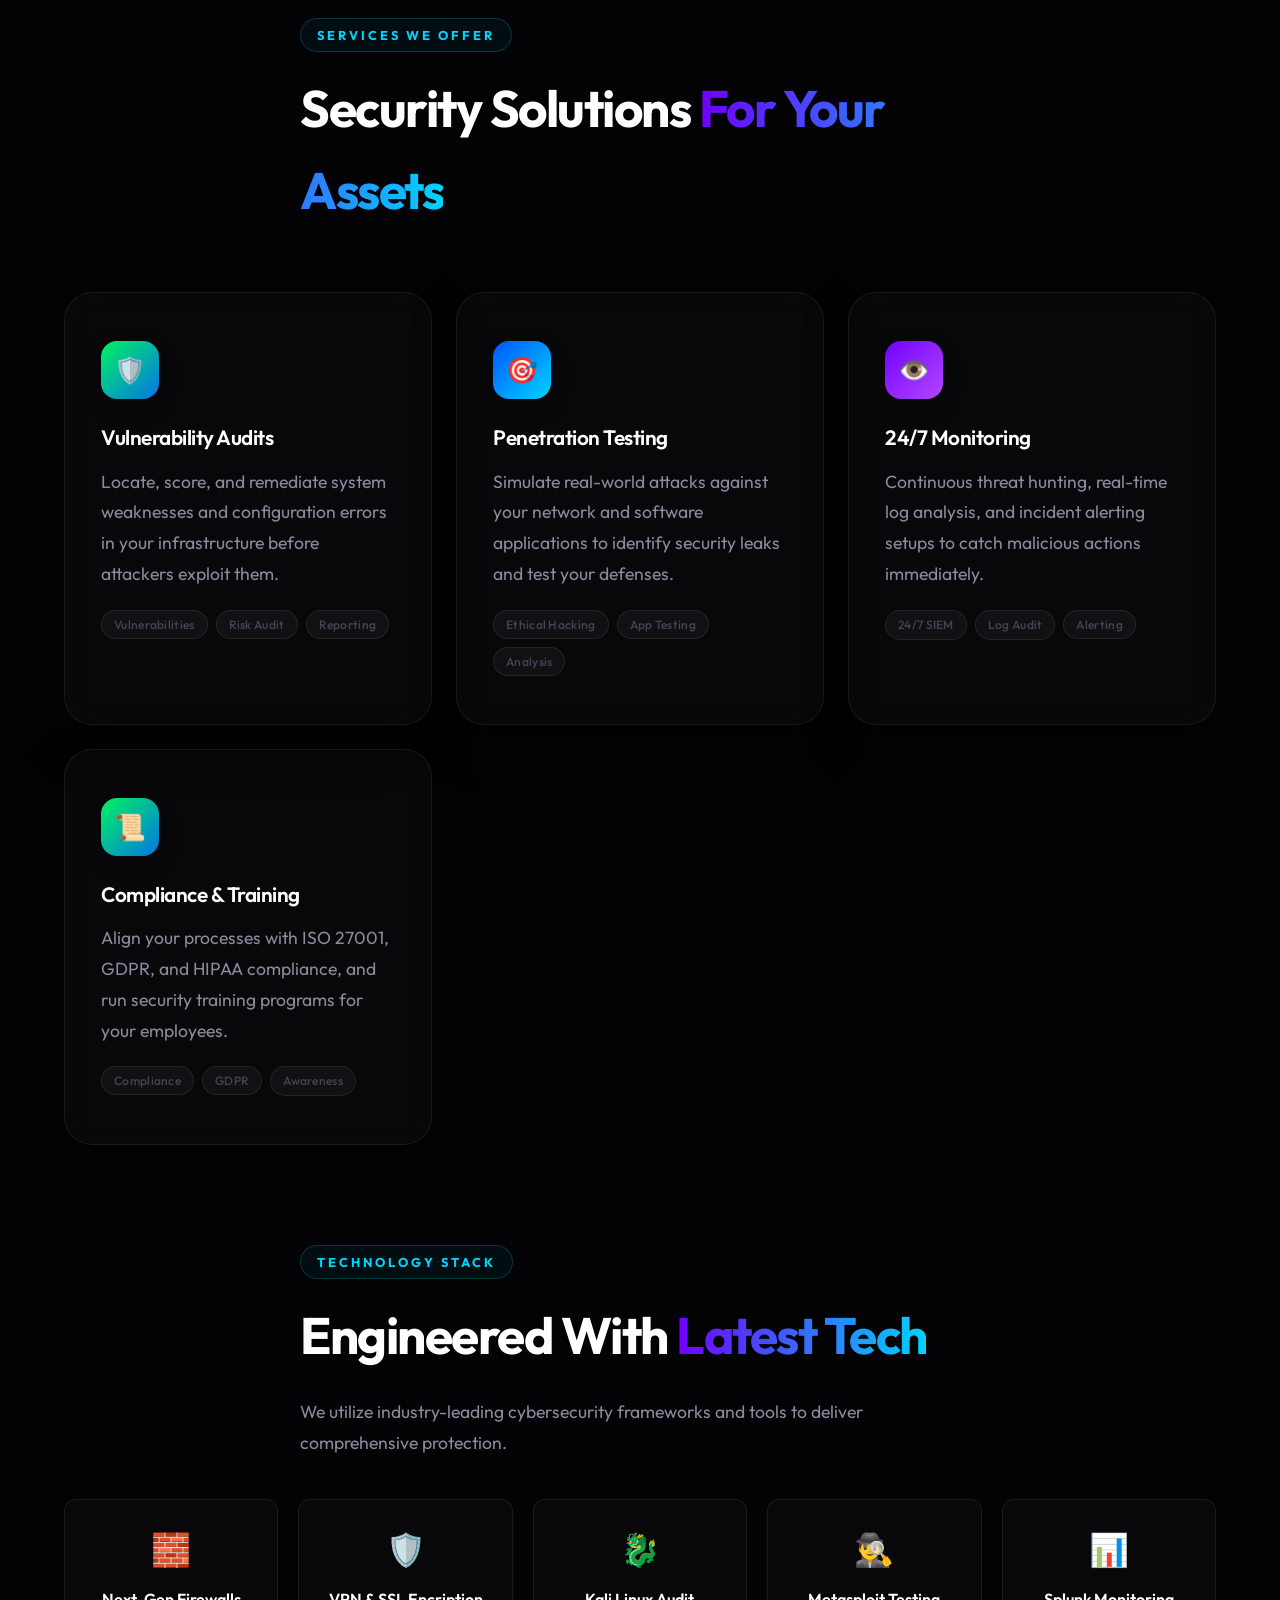
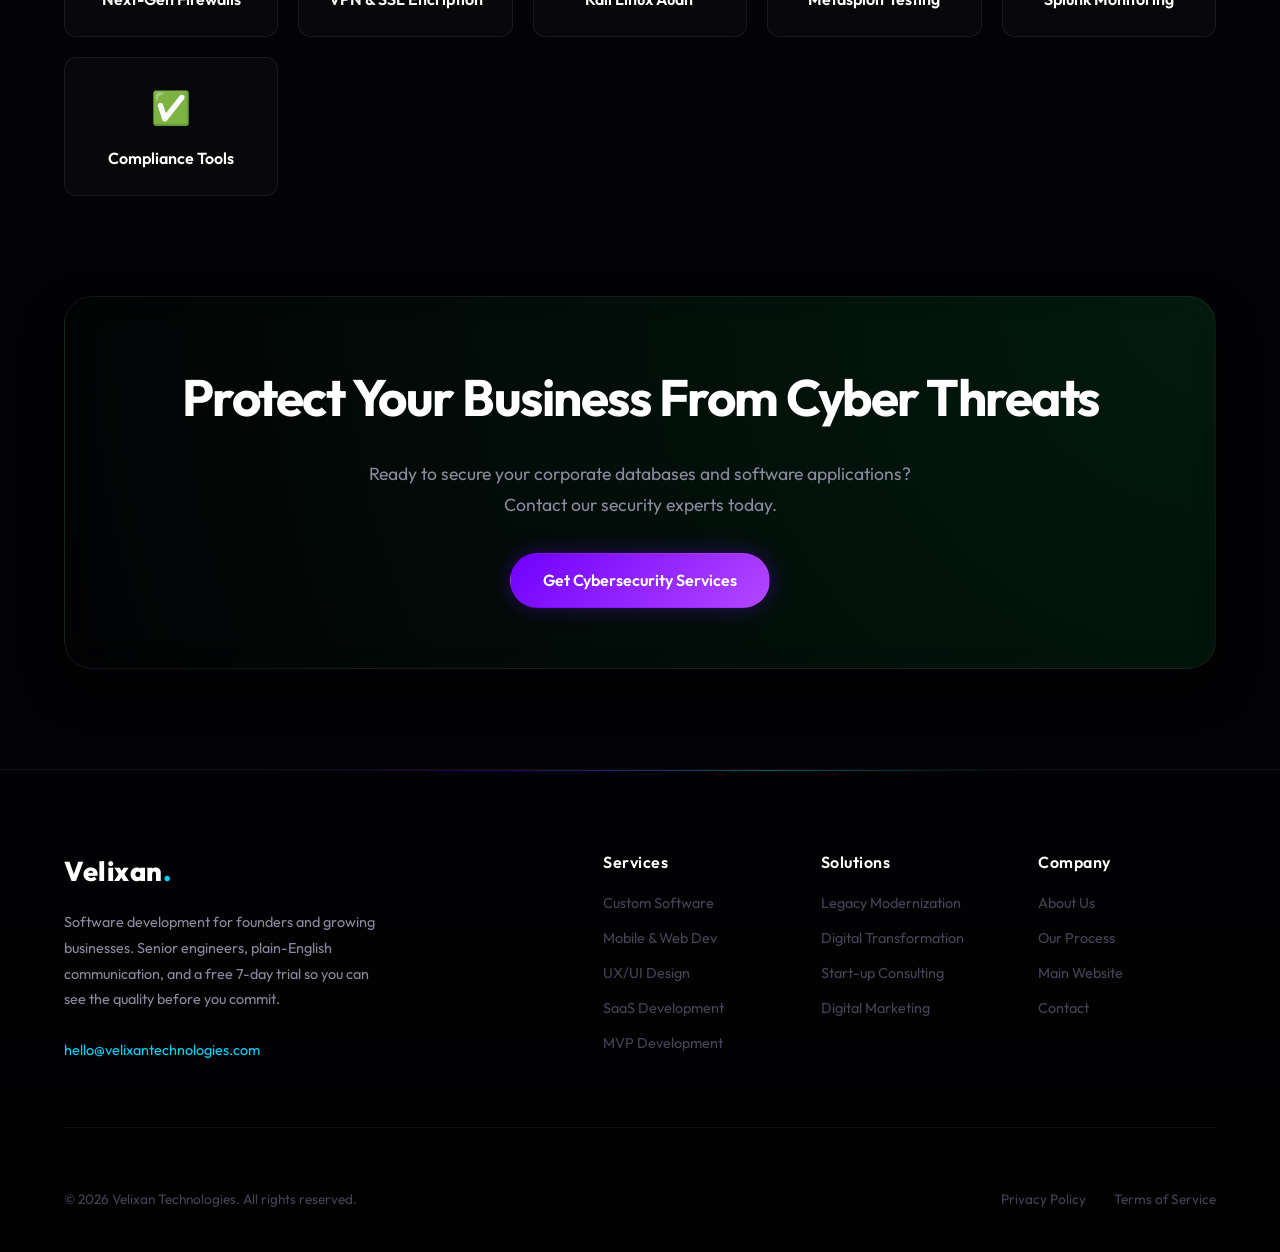
<file: Website/cybersecurity.html>
<!DOCTYPE html>
<html lang="en">

<head>
    <meta charset="UTF-8">
    <meta name="viewport" content="width=device-width, initial-scale=1.0">
    <title>Cybersecurity Services | Velixan Technologies</title>
    <meta name="description" content="Protect your systems, networks, and databases from modern threats with enterprise-grade cybersecurity solutions from Velixan Technologies.">
    <meta name="theme-color" content="#7000ff">
    <link rel="icon" type="image/svg+xml" href="favicon.svg">
    <link rel="stylesheet" href="styles.css">
    <link rel="preconnect" href="https://fonts.googleapis.com">
    <link rel="preconnect" href="https://fonts.gstatic.com" crossorigin>
    <link href="https://fonts.googleapis.com/css2?family=Outfit:wght@300;400;500;600;700;800&display=swap" rel="stylesheet">
    <style>
        .service-page {
            padding: 160px 0 100px;
            position: relative;
        }
        .page-header {
            max-width: 800px;
            margin-bottom: 80px;
        }
        .page-header h1 {
            font-size: clamp(2.5rem, 5vw, 4.5rem);
            margin-bottom: 24px;
            letter-spacing: -1.5px;
        }
        .page-header p {
            font-size: 1.15rem;
            color: var(--text-secondary);
            line-height: 1.7;
        }
        .service-grid-section {
            margin-bottom: 100px;
        }
        .tech-stack-section {
            margin-bottom: 100px;
        }
        .tech-grid {
            display: grid;
            grid-template-columns: repeat(auto-fit, minmax(180px, 1fr));
            gap: 20px;
            margin-top: 40px;
        }
        .tech-badge {
            background: var(--glass-bg);
            border: 1px solid var(--glass-border);
            border-radius: var(--radius-sm);
            padding: 24px;
            text-align: center;
            transition: border-color 0.3s ease, box-shadow 0.3s ease;
        }
        .tech-badge:hover {
            border-color: var(--color-green);
            box-shadow: 0 0 20px rgba(0, 242, 96, 0.15);
        }
        .tech-icon {
            font-size: 32px;
            margin-bottom: 12px;
        }
        .tech-name {
            font-weight: 600;
            color: var(--text-primary);
        }
    </style>
</head>

<body>
    <!-- Background -->
    <canvas id="live-canvas"></canvas>

    <!-- Navigation -->
    <nav class="navbar scrolled" id="navbar">
        <div class="container nav-container">
            <a href="index.html#home" class="logo">
                <span class="logo-text">Velixan</span><span class="logo-dot">.</span>
            </a>
            <ul class="nav-links" id="nav-links">
                <li><a href="index.html#home" class="nav-link">Home</a></li>
                <li class="dropdown">
                    <a href="index.html#services" class="nav-link">Services 
                        <svg class="chevron" width="12" height="12" viewBox="0 0 24 24" fill="none" stroke="currentColor" stroke-width="3" stroke-linecap="round" stroke-linejoin="round"><path d="M6 9l6 6 6-6"/></svg>
                    </a>
                    <ul class="dropdown-menu">
                        <li><a href="custom-software.html"><span>💻</span> Custom Software</a></li>
                        <li><a href="mobile-apps.html"><span>📱</span> Mobile Applications</a></li>
                        <li><a href="cybersecurity.html"><span>🔒</span> Cybersecurity Services</a></li>
                        <li><a href="index.html#consulting"><span>📈</span> Consulting & Strategy</a></li>
                    </ul>
                </li>
                <li><a href="index.html#process" class="nav-link">Process</a></li>
                <li><a href="index.html#about" class="nav-link">About</a></li>
            </ul>
            <a href="#contact-modal" class="btn-primary nav-cta trigger-modal">Book a Free Call</a>
            <button class="hamburger" id="hamburger" aria-label="Menu" aria-expanded="false" aria-haspopup="true">
                <span></span><span></span><span></span>
            </button>
        </div>
    </nav>

    <!-- Main Content -->
    <main class="service-page">
        <div class="container">
            <!-- Header -->
            <div class="page-header reveal-up">
                <div class="badge">
                    <span class="badge-dot green"></span>
                    Enterprise Information Security
                </div>
                <h1>Cybersecurity <span class="gradient-text">Services</span></h1>
                <p>Protect your systems, network infrastructure, and company databases from modern threats. We provide enterprise-grade protection, 24/7 security monitoring, vulnerability assessments, and compliance roadmap setups.</p>
                <div class="hero-buttons" style="margin-top: 32px;">
                    <a href="#contact-modal" class="btn-primary btn-glow trigger-modal">Get a Free Consultation</a>
                </div>
            </div>

            <!-- Overview Box -->
            <div class="glass-card reveal-up" style="margin-bottom: 100px; padding: 48px; text-align: left;">
                <div class="card-glow"></div>
                <h3>Service Overview</h3>
                <p style="color: var(--text-secondary); line-height: 1.8; font-size: 1.05rem; margin-top: 16px;">
                    In today's digital world, cybersecurity is no longer optional. At Velixan Technologies, we provide comprehensive, enterprise-grade protection for your data, systems, and network infrastructure. Our team of certified security specialists conducts in-depth assessments, penetration testing, and deploys robust safeguards to defend your business from evolving cyber threats.
                </p>
            </div>

            <!-- Process Section -->
            <section class="process-section" style="padding: 0; margin-bottom: 100px;">
                <div class="section-header reveal-up" style="text-align: left; margin-bottom: 60px;">
                    <div class="section-eyebrow">Our Blueprint</div>
                    <h2>Security Implementation <span class="gradient-text">Process</span></h2>
                </div>
                <div class="process-timeline">
                    <div class="process-line"></div>
                    <div class="process-step reveal-up">
                        <div class="step-number">01</div>
                        <div class="step-content glass-card-sm">
                            <div class="step-icon">🔍</div>
                            <h3>Security Assessment</h3>
                            <p>Identify security weaknesses, audit access controls, and locate active vulnerabilities.</p>
                        </div>
                    </div>
                    <div class="process-step reveal-up" style="transition-delay: 0.1s;">
                        <div class="step-number">02</div>
                        <div class="step-content glass-card-sm">
                            <div class="step-icon">🎯</div>
                            <h3>Threat Analysis</h3>
                            <p>Analyze potential attack vectors and compile a customized remediation plan.</p>
                        </div>
                    </div>
                    <div class="process-step reveal-up" style="transition-delay: 0.2s;">
                        <div class="step-number">03</div>
                        <div class="step-content glass-card-sm">
                            <div class="step-icon">🧱</div>
                            <h3>Active Protection</h3>
                            <p>Deploy security configurations, firewalls, threat detection, and encrypted tunnels.</p>
                        </div>
                    </div>
                    <div class="process-step reveal-up" style="transition-delay: 0.3s;">
                        <div class="step-number">04</div>
                        <div class="step-content glass-card-sm">
                            <div class="step-icon">🤖</div>
                            <h3>Testing &amp; Monitoring</h3>
                            <p>Simulate attacks (penetration testing) and setup 24/7 security monitoring systems.</p>
                        </div>
                    </div>
                </div>
            </section>

            <!-- Services Grid -->
            <div class="service-grid-section">
                <div class="section-header reveal-up" style="text-align: left; margin-bottom: 60px;">
                    <div class="section-eyebrow">Services We Offer</div>
                    <h2>Security Solutions <span class="gradient-text">For Your Assets</span></h2>
                </div>
                <div class="card-grid">
                    <div class="glass-card tilt-card featured-card">
                        <div class="card-glow"></div>
                        <div class="card-accent"></div>
                        <div class="card-icon gradient-green">🛡️</div>
                        <h3>Vulnerability Audits</h3>
                        <p>Locate, score, and remediate system weaknesses and configuration errors in your infrastructure before attackers exploit them.</p>
                        <div class="card-tags"><span>Vulnerabilities</span><span>Risk Audit</span><span>Reporting</span></div>
                    </div>
                    <div class="glass-card tilt-card featured-card">
                        <div class="card-glow"></div>
                        <div class="card-accent"></div>
                        <div class="card-icon gradient-blue">🎯</div>
                        <h3>Penetration Testing</h3>
                        <p>Simulate real-world attacks against your network and software applications to identify security leaks and test your defenses.</p>
                        <div class="card-tags"><span>Ethical Hacking</span><span>App Testing</span><span>Analysis</span></div>
                    </div>
                    <div class="glass-card tilt-card featured-card">
                        <div class="card-glow"></div>
                        <div class="card-accent"></div>
                        <div class="card-icon gradient-purple">👁️</div>
                        <h3>24/7 Monitoring</h3>
                        <p>Continuous threat hunting, real-time log analysis, and incident alerting setups to catch malicious actions immediately.</p>
                        <div class="card-tags"><span>24/7 SIEM</span><span>Log Audit</span><span>Alerting</span></div>
                    </div>
                    <div class="glass-card tilt-card featured-card">
                        <div class="card-glow"></div>
                        <div class="card-accent"></div>
                        <div class="card-icon gradient-green">📜</div>
                        <h3>Compliance &amp; Training</h3>
                        <p>Align your processes with ISO 27001, GDPR, and HIPAA compliance, and run security training programs for your employees.</p>
                        <div class="card-tags"><span>Compliance</span><span>GDPR</span><span>Awareness</span></div>
                    </div>
                </div>
            </div>

            <!-- Tech Stack -->
            <div class="tech-stack-section">
                <div class="section-header reveal-up" style="text-align: left; margin-bottom: 40px;">
                    <div class="section-eyebrow">Technology Stack</div>
                    <h2>Engineered With <span class="gradient-text">Latest Tech</span></h2>
                    <p>We utilize industry-leading cybersecurity frameworks and tools to deliver comprehensive protection.</p>
                </div>
                <div class="tech-grid reveal-up">
                    <div class="tech-badge">
                        <div class="tech-icon" style="color: #00f260;">🧱</div>
                        <div class="tech-name">Next-Gen Firewalls</div>
                    </div>
                    <div class="tech-badge">
                        <div class="tech-icon" style="color: #00d4ff;">🛡️</div>
                        <div class="tech-name">VPN &amp; SSL Encription</div>
                    </div>
                    <div class="tech-badge">
                        <div class="tech-icon" style="color: #7000ff;">🐉</div>
                        <div class="tech-name">Kali Linux Audit</div>
                    </div>
                    <div class="tech-badge">
                        <div class="tech-icon" style="color: #ff3366;">🕵️‍♂️</div>
                        <div class="tech-name">Metasploit Testing</div>
                    </div>
                    <div class="tech-badge">
                        <div class="tech-icon" style="color: #ffffff;">📊</div>
                        <div class="tech-name">Splunk Monitoring</div>
                    </div>
                    <div class="tech-badge">
                        <div class="tech-icon" style="color: #00f260;">✅</div>
                        <div class="tech-name">Compliance Tools</div>
                    </div>
                </div>
            </div>

            <!-- Bottom CTA -->
            <div class="glass-card reveal-up" style="padding: 60px; text-align: center; background: radial-gradient(circle at top right, rgba(0,242,96,0.1), transparent);">
                <div class="card-glow"></div>
                <h2>Protect Your Business From Cyber Threats</h2>
                <p style="color: var(--text-secondary); max-width: 600px; margin: 16px auto 32px;">Ready to secure your corporate databases and software applications? Contact our security experts today.</p>
                <a href="#contact-modal" class="btn-primary btn-glow trigger-modal">Get Cybersecurity Services</a>
            </div>

        </div>
    </main>

    <!-- Footer -->
    <footer class="footer">
        <div class="footer-glow"></div>
        <div class="container footer-inner">
            <div class="footer-top">
                <div class="footer-brand">
                    <div class="logo"><span class="logo-text">Velixan</span><span class="logo-dot">.</span></div>
                    <p>Software development for founders and growing businesses. Senior engineers, plain-English communication, and a free 7-day trial so you can see the quality before you commit.</p>
                    <div class="footer-contact">
                        <a href="mailto:hello@velixantechnologies.com">hello@velixantechnologies.com</a>
                    </div>
                </div>
                <div class="footer-cols">
                    <div class="footer-col">
                        <h4>Services</h4>
                        <a href="custom-software.html">Custom Software</a>
                        <a href="mobile-apps.html">Mobile & Web Dev</a>
                        <a href="mobile-apps.html">UX/UI Design</a>
                        <a href="custom-software.html">SaaS Development</a>
                        <a href="custom-software.html">MVP Development</a>
                    </div>
                    <div class="footer-col">
                        <h4>Solutions</h4>
                        <a href="custom-software.html">Legacy Modernization</a>
                        <a href="custom-software.html">Digital Transformation</a>
                        <a href="index.html#consulting">Start-up Consulting</a>
                        <a href="index.html#consulting">Digital Marketing</a>
                    </div>
                    <div class="footer-col">
                        <h4>Company</h4>
                        <a href="index.html#about">About Us</a>
                        <a href="index.html#process">Our Process</a>
                        <a href="https://velixantechnologies.com">Main Website</a>
                        <a href="mailto:hello@velixantechnologies.com">Contact</a>
                    </div>
                </div>
            </div>
            <div class="footer-bottom">
                <p>&copy; 2026 Velixan Technologies. All rights reserved.</p>
                <div class="footer-bottom-links">
                    <a href="privacy.html">Privacy Policy</a>
                    <a href="terms.html">Terms of Service</a>
                </div>
            </div>
        </div>
    </footer>

    <!-- Contact Modal -->
    <div id="contact-modal" class="modal" role="dialog" aria-modal="true" aria-labelledby="modal-title" aria-hidden="true">
        <div class="modal-backdrop"></div>
        <div class="modal-container glass-card">
            <button class="modal-close" id="modal-close" aria-label="Close modal">&times;</button>
            <div class="modal-content">
                <h3 id="modal-title">Start a Project with <span class="gradient-text">Velixan</span></h3>
                <p class="modal-subtitle">Tell us about your vision. We'll get back to you within 24 hours.</p>
                
                <form id="contact-form">
                    <div class="form-group">
                        <label for="form-name">Name</label>
                        <input type="text" id="form-name" placeholder="John Doe" required>
                    </div>
                    <div class="form-group">
                        <label for="form-email">Work Email</label>
                        <input type="email" id="form-email" placeholder="john@company.com" required>
                    </div>
                    <div class="form-group">
                        <label for="form-budget">Project Budget (Optional)</label>
                        <select id="form-budget">
                            <option value="" disabled selected>Select a range...</option>
                            <option value="under-5k">Under $5,000</option>
                            <option value="5k-20k">$5,000 - $20,000</option>
                            <option value="20k-50k">$20,000 - $50,000</option>
                            <option value="50k-plus">$50,000+</option>
                        </select>
                    </div>
                    <div class="form-group">
                        <label for="form-message">Describe what you want to build</label>
                        <textarea id="form-message" rows="4" placeholder="I need a custom SaaS app with automated workflows..." required></textarea>
                    </div>
                    <button type="submit" class="btn-primary btn-glow btn-submit">Submit Request</button>
                </form>
                
                <!-- Success State -->
                <div id="form-success" class="form-success-state" style="display: none;">
                    <div class="success-icon">&#9989;</div>
                    <h4>Request Received!</h4>
                    <p>Thank you for reaching out. A senior engineer will review your project description and contact you via email shortly.</p>
                    <button type="button" class="btn-primary btn-success-close">Close</button>
                </div>
            </div>
        </div>
    </div>

    <script src="script.js"></script>
</body>

</html>
</file>
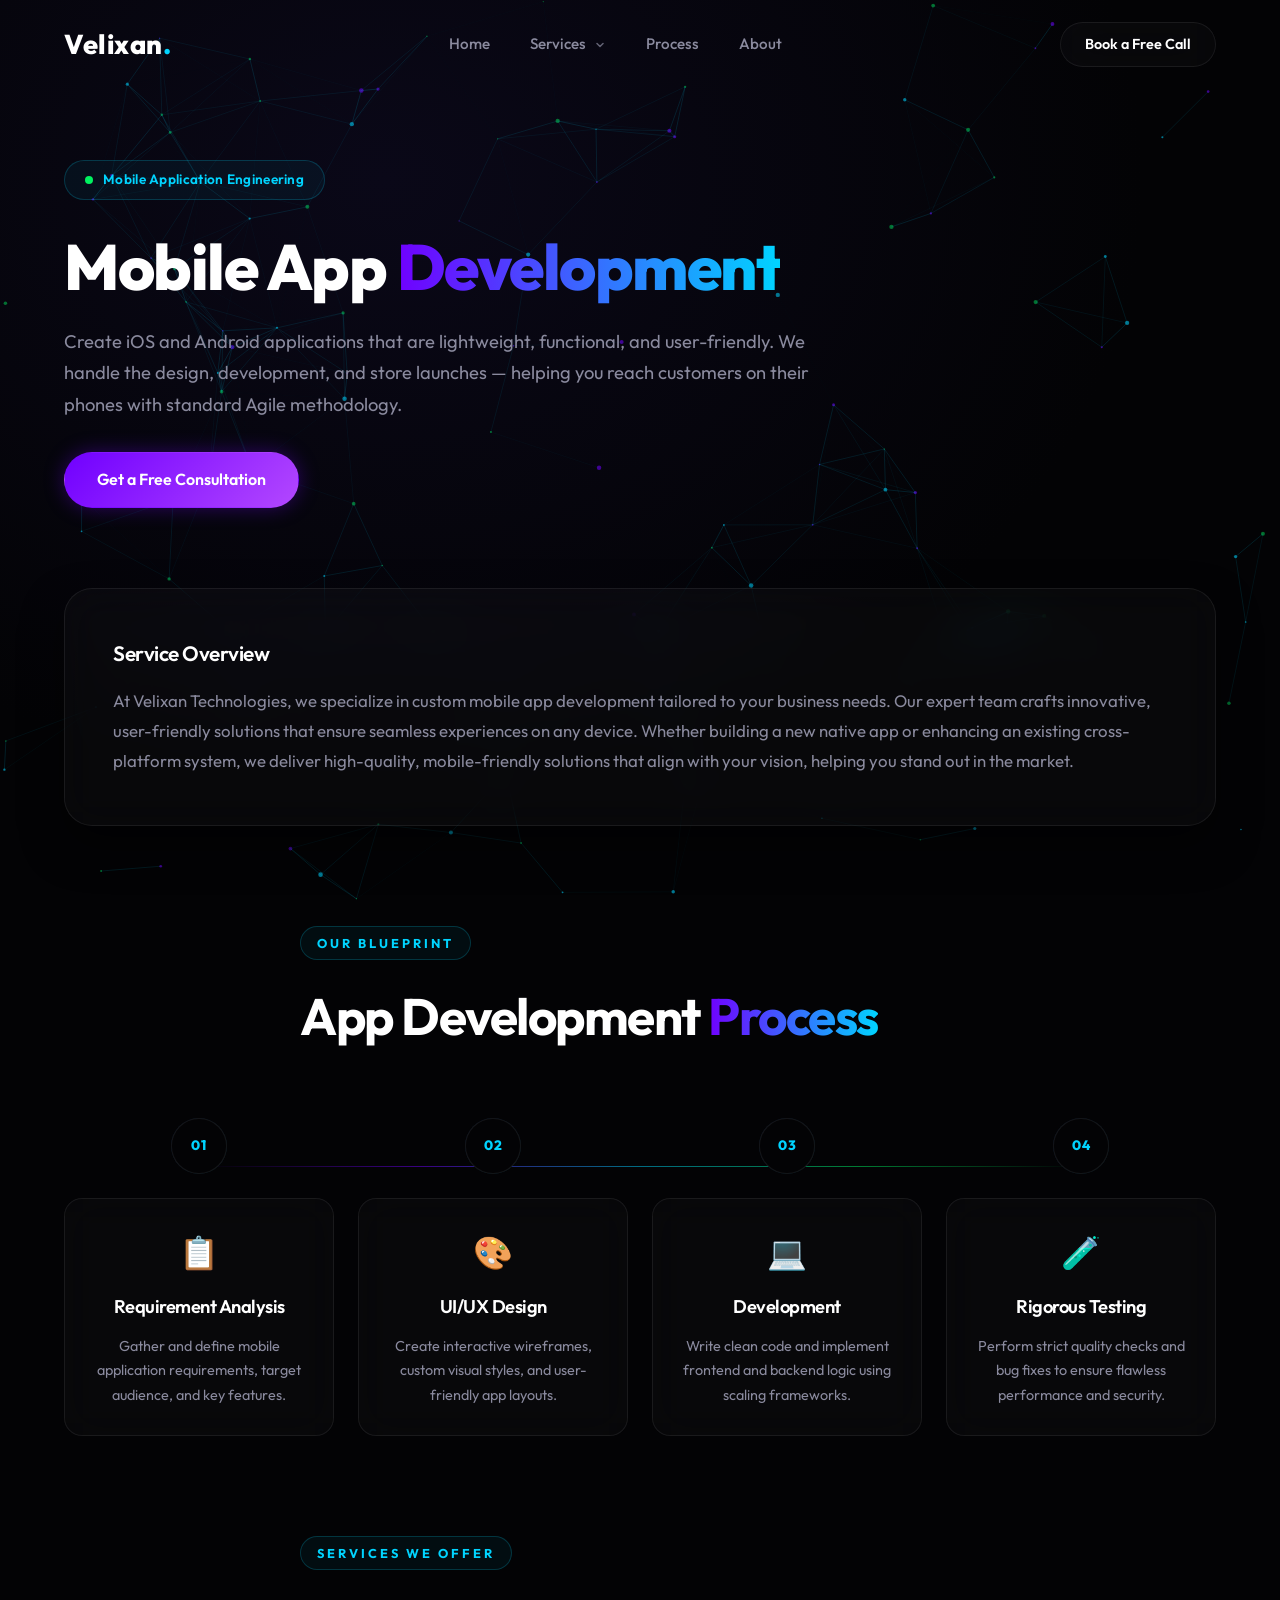
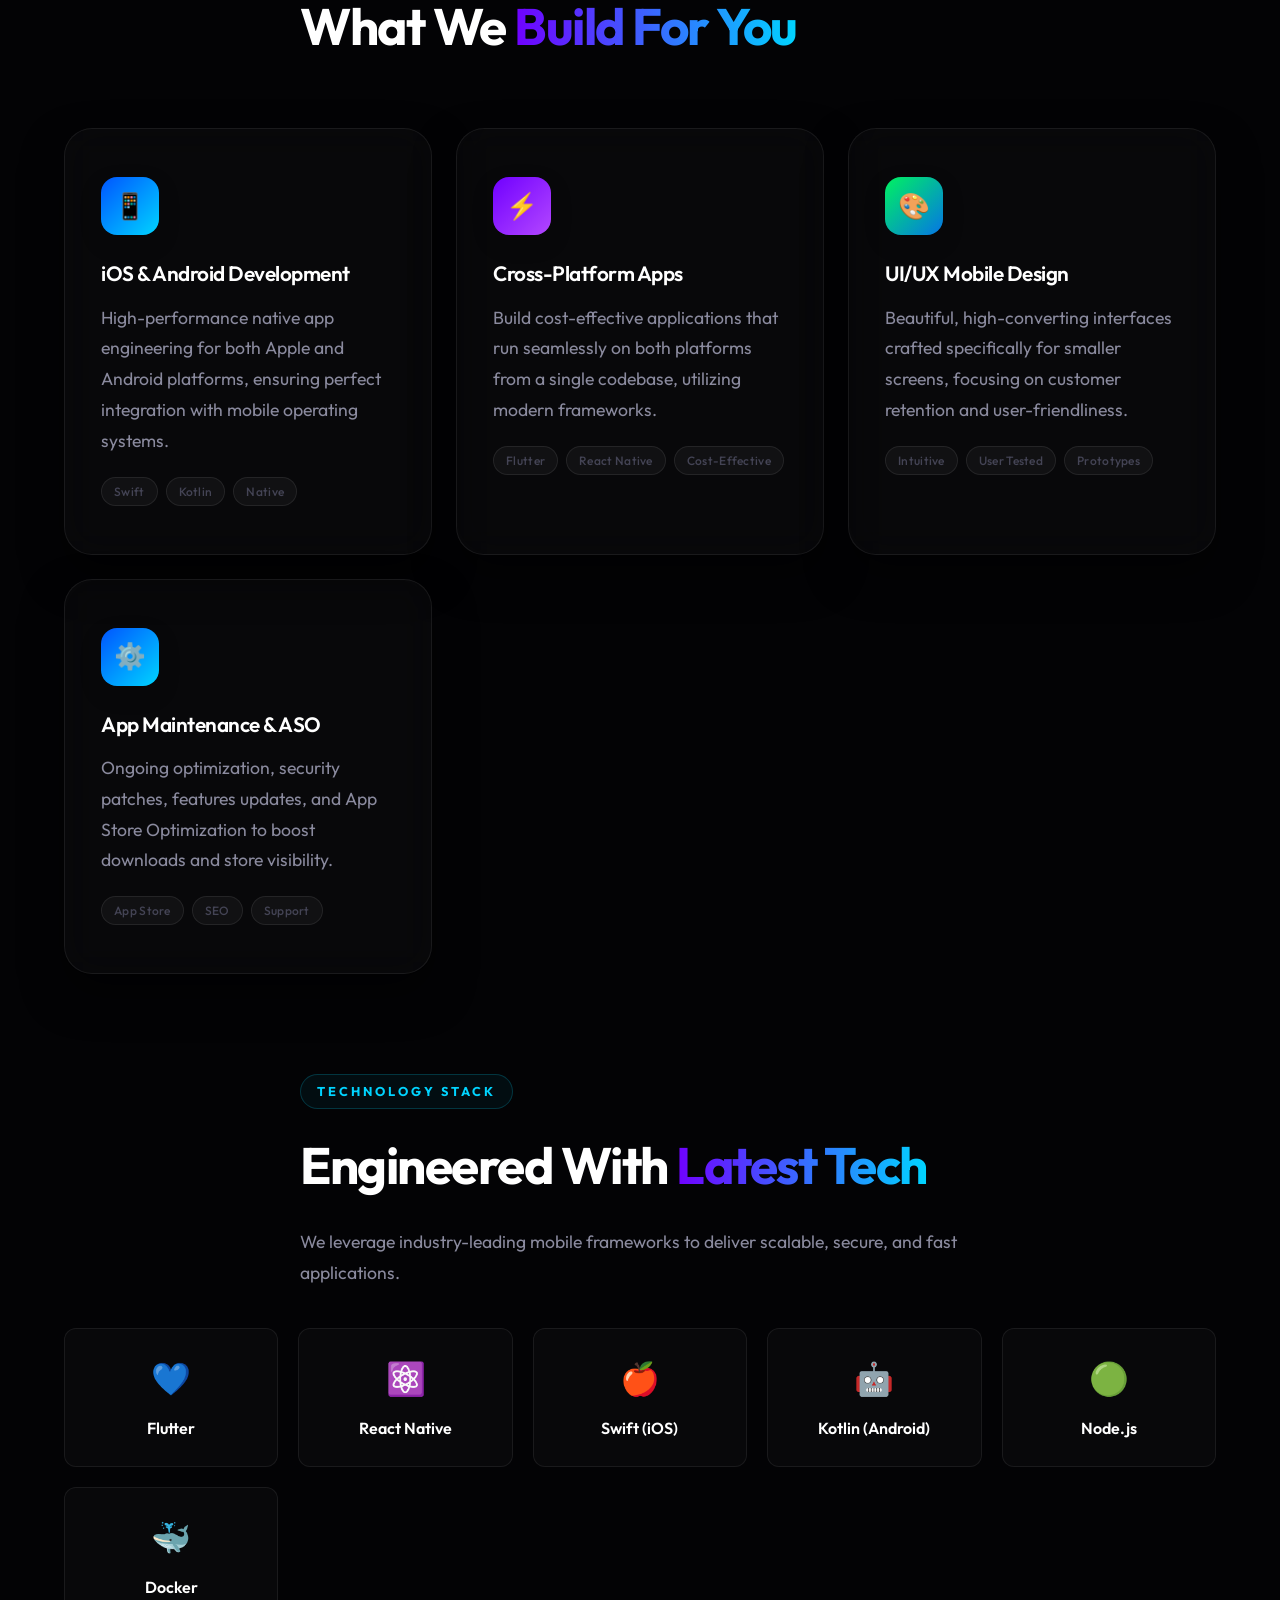
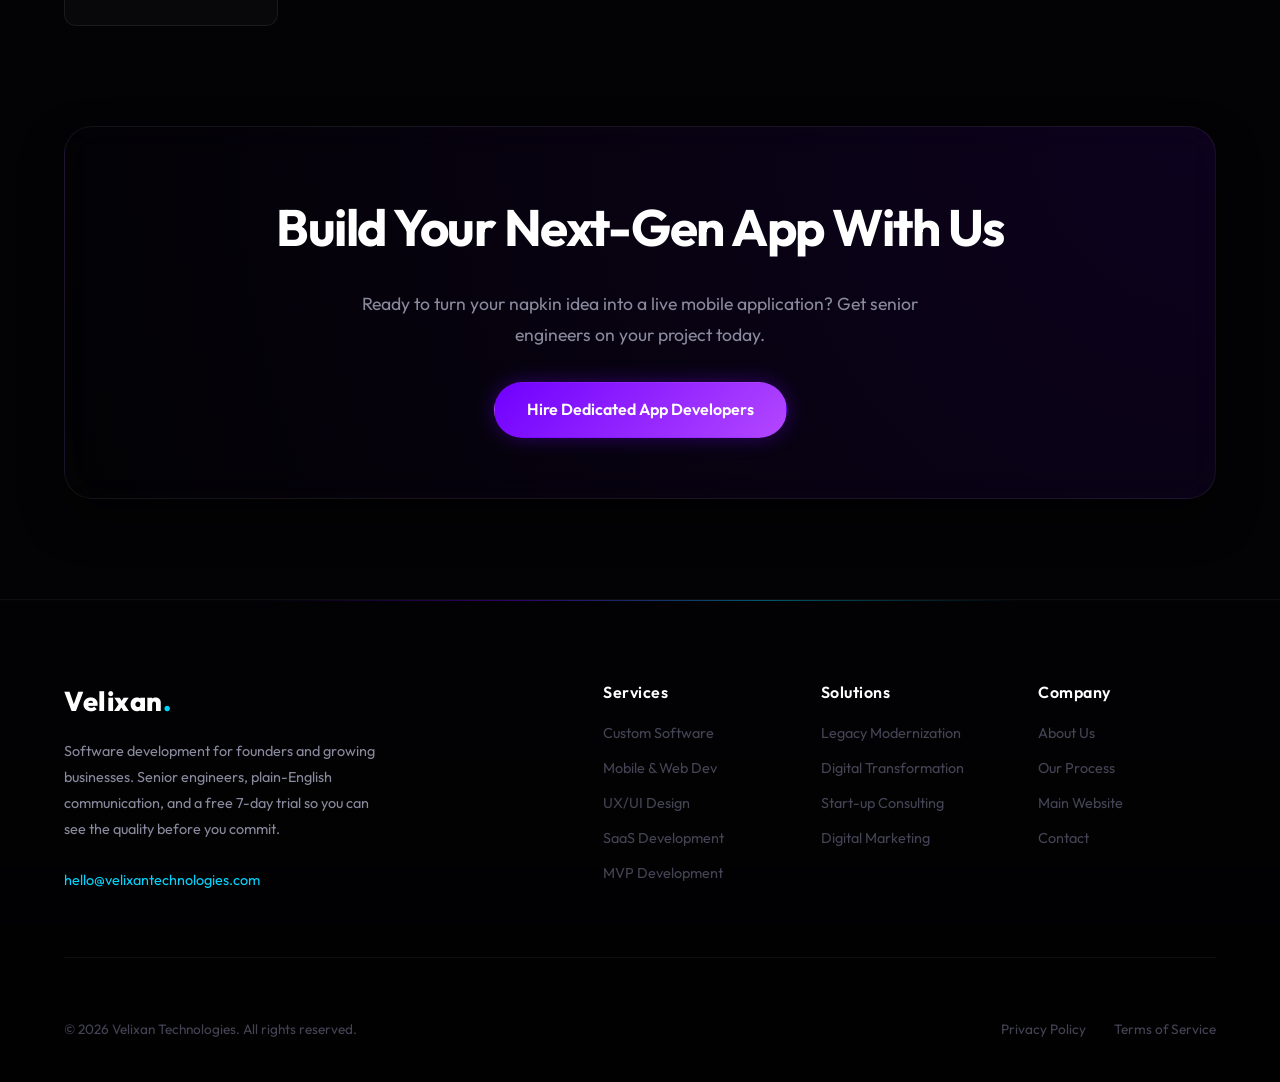
<file: Website/mobile-apps.html>
<!DOCTYPE html>
<html lang="en">

<head>
    <meta charset="UTF-8">
    <meta name="viewport" content="width=device-width, initial-scale=1.0">
    <title>Mobile App Development Services | Velixan Technologies</title>
    <meta name="description" content="Build high-performance native iOS and Android apps, or scalable cross-platform apps (Flutter & React Native) with Velixan Technologies.">
    <meta name="theme-color" content="#7000ff">
    <link rel="icon" type="image/svg+xml" href="favicon.svg">
    <link rel="stylesheet" href="styles.css">
    <link rel="preconnect" href="https://fonts.googleapis.com">
    <link rel="preconnect" href="https://fonts.gstatic.com" crossorigin>
    <link href="https://fonts.googleapis.com/css2?family=Outfit:wght@300;400;500;600;700;800&display=swap" rel="stylesheet">
    <style>
        .service-page {
            padding: 160px 0 100px;
            position: relative;
        }
        .page-header {
            max-width: 800px;
            margin-bottom: 80px;
        }
        .page-header h1 {
            font-size: clamp(2.5rem, 5vw, 4.5rem);
            margin-bottom: 24px;
            letter-spacing: -1.5px;
        }
        .page-header p {
            font-size: 1.15rem;
            color: var(--text-secondary);
            line-height: 1.7;
        }
        .service-grid-section {
            margin-bottom: 100px;
        }
        .tech-stack-section {
            margin-bottom: 100px;
        }
        .tech-grid {
            display: grid;
            grid-template-columns: repeat(auto-fit, minmax(180px, 1fr));
            gap: 20px;
            margin-top: 40px;
        }
        .tech-badge {
            background: var(--glass-bg);
            border: 1px solid var(--glass-border);
            border-radius: var(--radius-sm);
            padding: 24px;
            text-align: center;
            transition: border-color 0.3s ease, box-shadow 0.3s ease;
        }
        .tech-badge:hover {
            border-color: var(--color-cyan);
            box-shadow: 0 0 20px rgba(0, 212, 255, 0.15);
        }
        .tech-icon {
            font-size: 32px;
            margin-bottom: 12px;
        }
        .tech-name {
            font-weight: 600;
            color: var(--text-primary);
        }
    </style>
</head>

<body>
    <!-- Background -->
    <canvas id="live-canvas"></canvas>

    <!-- Navigation -->
    <nav class="navbar scrolled" id="navbar">
        <div class="container nav-container">
            <a href="index.html#home" class="logo">
                <span class="logo-text">Velixan</span><span class="logo-dot">.</span>
            </a>
            <ul class="nav-links" id="nav-links">
                <li><a href="index.html#home" class="nav-link">Home</a></li>
                <li class="dropdown">
                    <a href="index.html#services" class="nav-link">Services 
                        <svg class="chevron" width="12" height="12" viewBox="0 0 24 24" fill="none" stroke="currentColor" stroke-width="3" stroke-linecap="round" stroke-linejoin="round"><path d="M6 9l6 6 6-6"/></svg>
                    </a>
                    <ul class="dropdown-menu">
                        <li><a href="custom-software.html"><span>💻</span> Custom Software</a></li>
                        <li><a href="mobile-apps.html"><span>📱</span> Mobile Applications</a></li>
                        <li><a href="cybersecurity.html"><span>🔒</span> Cybersecurity Services</a></li>
                        <li><a href="index.html#consulting"><span>📈</span> Consulting & Strategy</a></li>
                    </ul>
                </li>
                <li><a href="index.html#process" class="nav-link">Process</a></li>
                <li><a href="index.html#about" class="nav-link">About</a></li>
            </ul>
            <a href="#contact-modal" class="btn-primary nav-cta trigger-modal">Book a Free Call</a>
            <button class="hamburger" id="hamburger" aria-label="Menu" aria-expanded="false" aria-haspopup="true">
                <span></span><span></span><span></span>
            </button>
        </div>
    </nav>

    <!-- Main Content -->
    <main class="service-page">
        <div class="container">
            <!-- Header -->
            <div class="page-header reveal-up">
                <div class="badge">
                    <span class="badge-dot cyan"></span>
                    Mobile Application Engineering
                </div>
                <h1>Mobile App <span class="gradient-text">Development</span></h1>
                <p>Create iOS and Android applications that are lightweight, functional, and user-friendly. We handle the design, development, and store launches — helping you reach customers on their phones with standard Agile methodology.</p>
                <div class="hero-buttons" style="margin-top: 32px;">
                    <a href="#contact-modal" class="btn-primary btn-glow trigger-modal">Get a Free Consultation</a>
                </div>
            </div>

            <!-- Overview Box -->
            <div class="glass-card reveal-up" style="margin-bottom: 100px; padding: 48px; text-align: left;">
                <div class="card-glow"></div>
                <h3>Service Overview</h3>
                <p style="color: var(--text-secondary); line-height: 1.8; font-size: 1.05rem; margin-top: 16px;">
                    At Velixan Technologies, we specialize in custom mobile app development tailored to your business needs. Our expert team crafts innovative, user-friendly solutions that ensure seamless experiences on any device. Whether building a new native app or enhancing an existing cross-platform system, we deliver high-quality, mobile-friendly solutions that align with your vision, helping you stand out in the market.
                </p>
            </div>

            <!-- Process Section -->
            <section class="process-section" style="padding: 0; margin-bottom: 100px;">
                <div class="section-header reveal-up" style="text-align: left; margin-bottom: 60px;">
                    <div class="section-eyebrow">Our Blueprint</div>
                    <h2>App Development <span class="gradient-text">Process</span></h2>
                </div>
                <div class="process-timeline">
                    <div class="process-line"></div>
                    <div class="process-step reveal-up">
                        <div class="step-number">01</div>
                        <div class="step-content glass-card-sm">
                            <div class="step-icon">📋</div>
                            <h3>Requirement Analysis</h3>
                            <p>Gather and define mobile application requirements, target audience, and key features.</p>
                        </div>
                    </div>
                    <div class="process-step reveal-up" style="transition-delay: 0.1s;">
                        <div class="step-number">02</div>
                        <div class="step-content glass-card-sm">
                            <div class="step-icon">🎨</div>
                            <h3>UI/UX Design</h3>
                            <p>Create interactive wireframes, custom visual styles, and user-friendly app layouts.</p>
                        </div>
                    </div>
                    <div class="process-step reveal-up" style="transition-delay: 0.2s;">
                        <div class="step-number">03</div>
                        <div class="step-content glass-card-sm">
                            <div class="step-icon">💻</div>
                            <h3>Development</h3>
                            <p>Write clean code and implement frontend and backend logic using scaling frameworks.</p>
                        </div>
                    </div>
                    <div class="process-step reveal-up" style="transition-delay: 0.3s;">
                        <div class="step-number">04</div>
                        <div class="step-content glass-card-sm">
                            <div class="step-icon">🧪</div>
                            <h3>Rigorous Testing</h3>
                            <p>Perform strict quality checks and bug fixes to ensure flawless performance and security.</p>
                        </div>
                    </div>
                </div>
            </section>

            <!-- Services Grid -->
            <div class="service-grid-section">
                <div class="section-header reveal-up" style="text-align: left; margin-bottom: 60px;">
                    <div class="section-eyebrow">Services We Offer</div>
                    <h2>What We <span class="gradient-text">Build For You</span></h2>
                </div>
                <div class="card-grid">
                    <div class="glass-card tilt-card featured-card">
                        <div class="card-glow"></div>
                        <div class="card-accent"></div>
                        <div class="card-icon gradient-blue">📱</div>
                        <h3>iOS &amp; Android Development</h3>
                        <p>High-performance native app engineering for both Apple and Android platforms, ensuring perfect integration with mobile operating systems.</p>
                        <div class="card-tags"><span>Swift</span><span>Kotlin</span><span>Native</span></div>
                    </div>
                    <div class="glass-card tilt-card featured-card">
                        <div class="card-glow"></div>
                        <div class="card-accent"></div>
                        <div class="card-icon gradient-purple">⚡</div>
                        <h3>Cross-Platform Apps</h3>
                        <p>Build cost-effective applications that run seamlessly on both platforms from a single codebase, utilizing modern frameworks.</p>
                        <div class="card-tags"><span>Flutter</span><span>React Native</span><span>Cost-Effective</span></div>
                    </div>
                    <div class="glass-card tilt-card featured-card">
                        <div class="card-glow"></div>
                        <div class="card-accent"></div>
                        <div class="card-icon gradient-green">🎨</div>
                        <h3>UI/UX Mobile Design</h3>
                        <p>Beautiful, high-converting interfaces crafted specifically for smaller screens, focusing on customer retention and user-friendliness.</p>
                        <div class="card-tags"><span>Intuitive</span><span>User Tested</span><span>Prototypes</span></div>
                    </div>
                    <div class="glass-card tilt-card featured-card">
                        <div class="card-glow"></div>
                        <div class="card-accent"></div>
                        <div class="card-icon gradient-blue">⚙️</div>
                        <h3>App Maintenance &amp; ASO</h3>
                        <p>Ongoing optimization, security patches, features updates, and App Store Optimization to boost downloads and store visibility.</p>
                        <div class="card-tags"><span>App Store</span><span>SEO</span><span>Support</span></div>
                    </div>
                </div>
            </div>

            <!-- Tech Stack -->
            <div class="tech-stack-section">
                <div class="section-header reveal-up" style="text-align: left; margin-bottom: 40px;">
                    <div class="section-eyebrow">Technology Stack</div>
                    <h2>Engineered With <span class="gradient-text">Latest Tech</span></h2>
                    <p>We leverage industry-leading mobile frameworks to deliver scalable, secure, and fast applications.</p>
                </div>
                <div class="tech-grid reveal-up">
                    <div class="tech-badge">
                        <div class="tech-icon" style="color: #02569B;">💙</div>
                        <div class="tech-name">Flutter</div>
                    </div>
                    <div class="tech-badge">
                        <div class="tech-icon" style="color: #61DAFB;">⚛️</div>
                        <div class="tech-name">React Native</div>
                    </div>
                    <div class="tech-badge">
                        <div class="tech-icon" style="color: #F05138;">🍎</div>
                        <div class="tech-name">Swift (iOS)</div>
                    </div>
                    <div class="tech-badge">
                        <div class="tech-icon" style="color: #7F52FF;">🤖</div>
                        <div class="tech-name">Kotlin (Android)</div>
                    </div>
                    <div class="tech-badge">
                        <div class="tech-icon" style="color: #339933;">🟢</div>
                        <div class="tech-name">Node.js</div>
                    </div>
                    <div class="tech-badge">
                        <div class="tech-icon" style="color: #2496ED;">🐳</div>
                        <div class="tech-name">Docker</div>
                    </div>
                </div>
            </div>

            <!-- Bottom CTA -->
            <div class="glass-card reveal-up" style="padding: 60px; text-align: center; background: radial-gradient(circle at top right, rgba(112,0,255,0.1), transparent);">
                <div class="card-glow"></div>
                <h2>Build Your Next-Gen App With Us</h2>
                <p style="color: var(--text-secondary); max-width: 600px; margin: 16px auto 32px;">Ready to turn your napkin idea into a live mobile application? Get senior engineers on your project today.</p>
                <a href="#contact-modal" class="btn-primary btn-glow trigger-modal">Hire Dedicated App Developers</a>
            </div>

        </div>
    </main>

    <!-- Footer -->
    <footer class="footer">
        <div class="footer-glow"></div>
        <div class="container footer-inner">
            <div class="footer-top">
                <div class="footer-brand">
                    <div class="logo"><span class="logo-text">Velixan</span><span class="logo-dot">.</span></div>
                    <p>Software development for founders and growing businesses. Senior engineers, plain-English communication, and a free 7-day trial so you can see the quality before you commit.</p>
                    <div class="footer-contact">
                        <a href="mailto:hello@velixantechnologies.com">hello@velixantechnologies.com</a>
                    </div>
                </div>
                <div class="footer-cols">
                    <div class="footer-col">
                        <h4>Services</h4>
                        <a href="custom-software.html">Custom Software</a>
                        <a href="mobile-apps.html">Mobile & Web Dev</a>
                        <a href="mobile-apps.html">UX/UI Design</a>
                        <a href="custom-software.html">SaaS Development</a>
                        <a href="custom-software.html">MVP Development</a>
                    </div>
                    <div class="footer-col">
                        <h4>Solutions</h4>
                        <a href="custom-software.html">Legacy Modernization</a>
                        <a href="custom-software.html">Digital Transformation</a>
                        <a href="index.html#consulting">Start-up Consulting</a>
                        <a href="index.html#consulting">Digital Marketing</a>
                    </div>
                    <div class="footer-col">
                        <h4>Company</h4>
                        <a href="index.html#about">About Us</a>
                        <a href="index.html#process">Our Process</a>
                        <a href="https://velixantechnologies.com">Main Website</a>
                        <a href="mailto:hello@velixantechnologies.com">Contact</a>
                    </div>
                </div>
            </div>
            <div class="footer-bottom">
                <p>&copy; 2026 Velixan Technologies. All rights reserved.</p>
                <div class="footer-bottom-links">
                    <a href="privacy.html">Privacy Policy</a>
                    <a href="terms.html">Terms of Service</a>
                </div>
            </div>
        </div>
    </footer>

    <!-- Contact Modal -->
    <div id="contact-modal" class="modal" role="dialog" aria-modal="true" aria-labelledby="modal-title" aria-hidden="true">
        <div class="modal-backdrop"></div>
        <div class="modal-container glass-card">
            <button class="modal-close" id="modal-close" aria-label="Close modal">&times;</button>
            <div class="modal-content">
                <h3 id="modal-title">Start a Project with <span class="gradient-text">Velixan</span></h3>
                <p class="modal-subtitle">Tell us about your vision. We'll get back to you within 24 hours.</p>
                
                <form id="contact-form">
                    <div class="form-group">
                        <label for="form-name">Name</label>
                        <input type="text" id="form-name" placeholder="John Doe" required>
                    </div>
                    <div class="form-group">
                        <label for="form-email">Work Email</label>
                        <input type="email" id="form-email" placeholder="john@company.com" required>
                    </div>
                    <div class="form-group">
                        <label for="form-budget">Project Budget (Optional)</label>
                        <select id="form-budget">
                            <option value="" disabled selected>Select a range...</option>
                            <option value="under-5k">Under $5,000</option>
                            <option value="5k-20k">$5,000 - $20,000</option>
                            <option value="20k-50k">$20,000 - $50,000</option>
                            <option value="50k-plus">$50,000+</option>
                        </select>
                    </div>
                    <div class="form-group">
                        <label for="form-message">Describe what you want to build</label>
                        <textarea id="form-message" rows="4" placeholder="I need a custom SaaS app with automated workflows..." required></textarea>
                    </div>
                    <button type="submit" class="btn-primary btn-glow btn-submit">Submit Request</button>
                </form>
                
                <!-- Success State -->
                <div id="form-success" class="form-success-state" style="display: none;">
                    <div class="success-icon">&#9989;</div>
                    <h4>Request Received!</h4>
                    <p>Thank you for reaching out. A senior engineer will review your project description and contact you via email shortly.</p>
                    <button type="button" class="btn-primary btn-success-close">Close</button>
                </div>
            </div>
        </div>
    </div>

    <script src="script.js"></script>
</body>

</html>
</file>
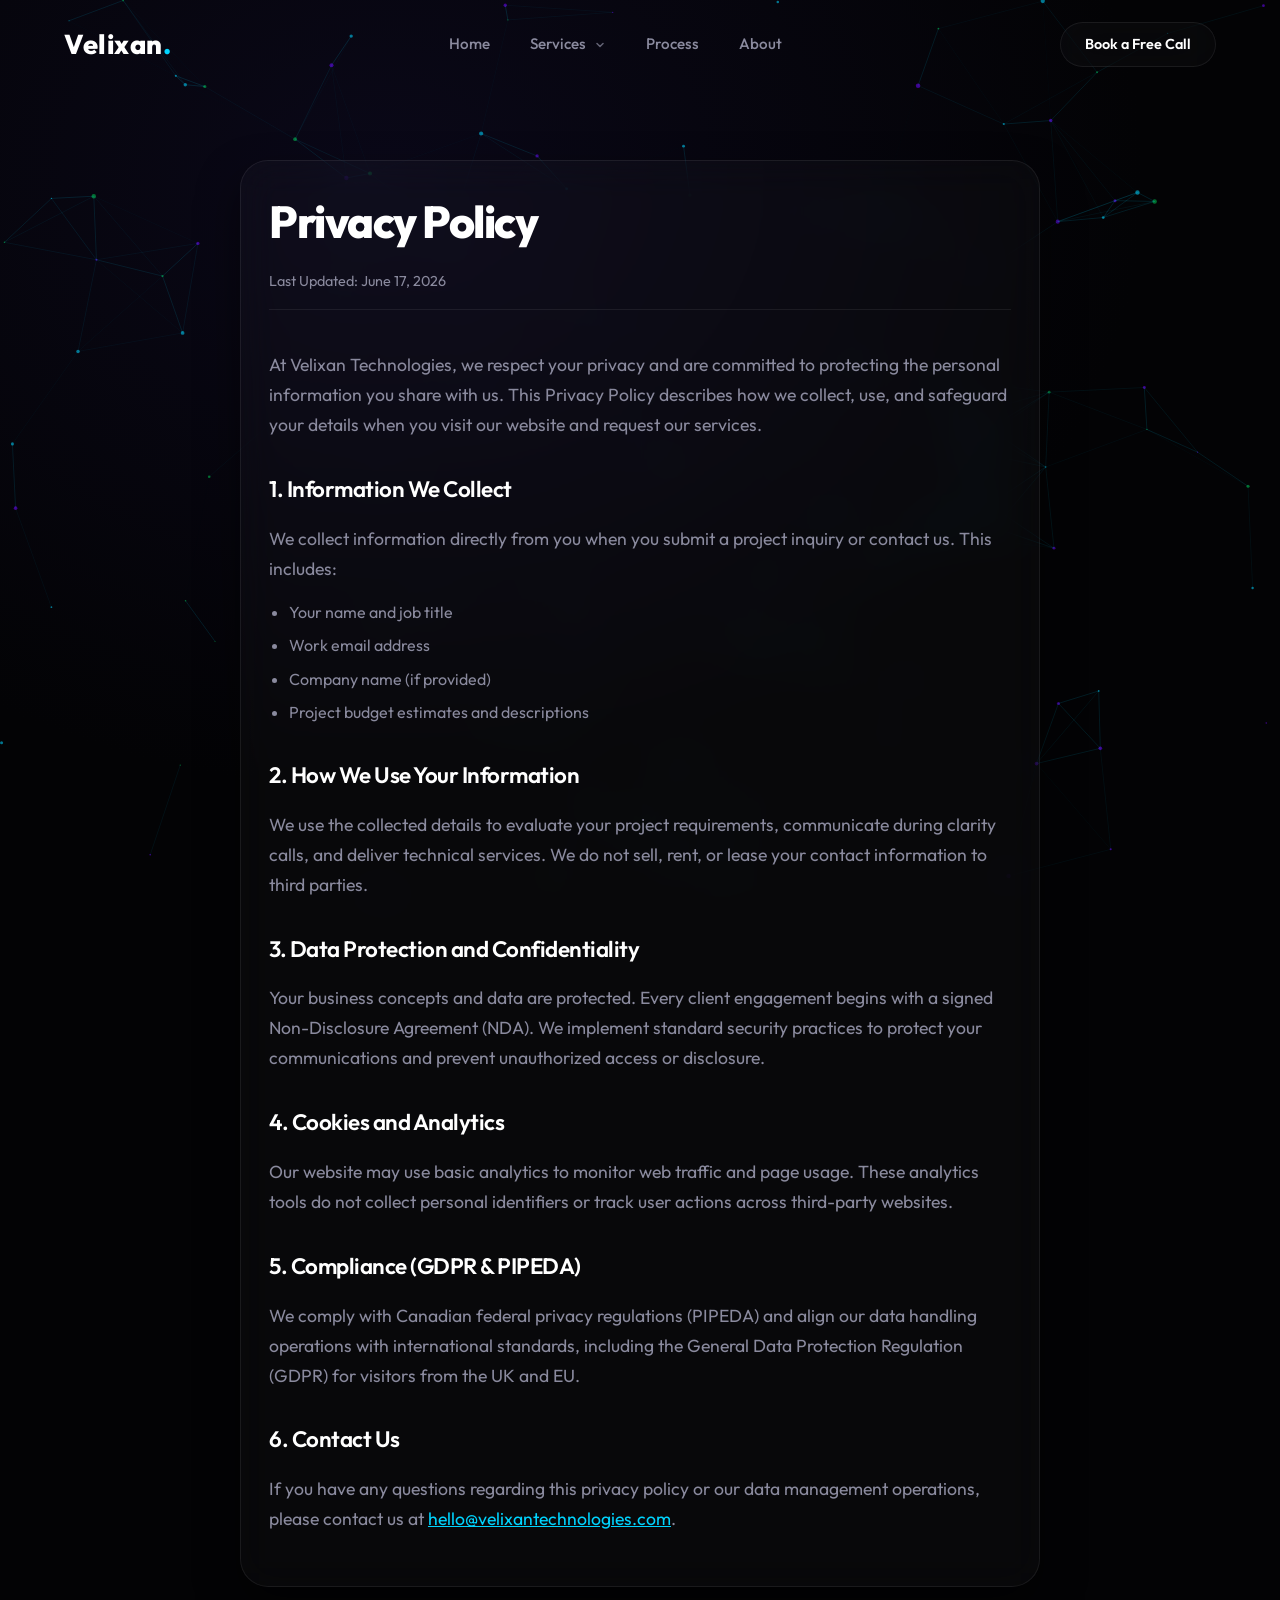
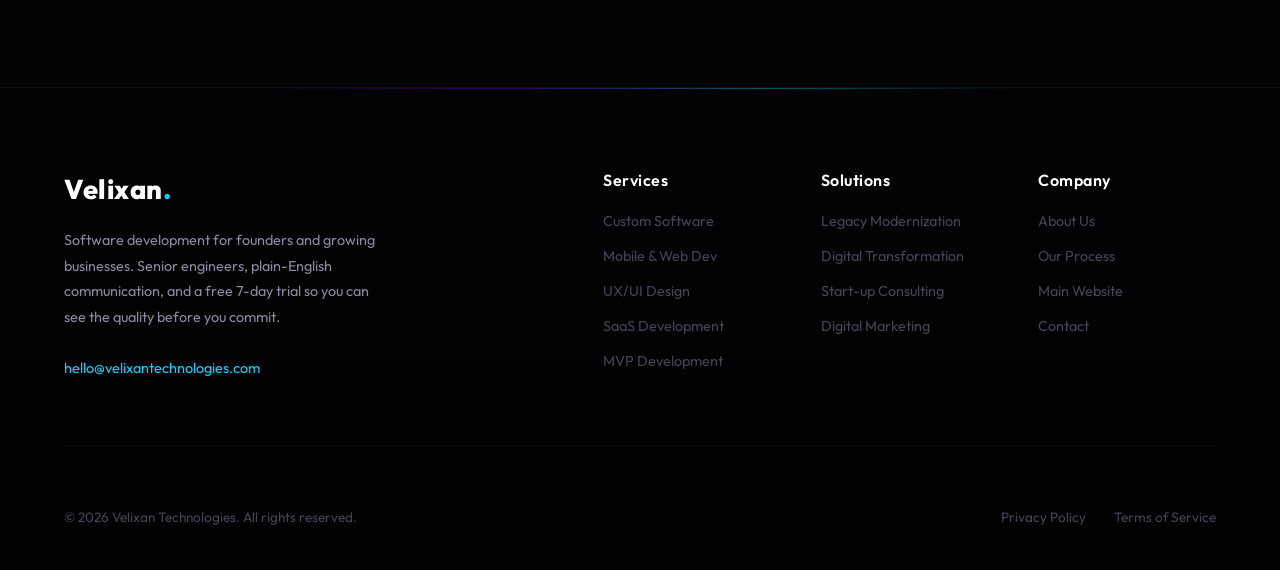
<file: Website/privacy.html>
<!DOCTYPE html>
<html lang="en">

<head>
    <meta charset="UTF-8">
    <meta name="viewport" content="width=device-width, initial-scale=1.0">
    <title>Privacy Policy | Velixan Technologies</title>
    <meta name="description" content="Privacy Policy for Velixan Technologies. Learn how we handle your personal data and maintain security.">
    <meta name="theme-color" content="#7000ff">
    <link rel="icon" type="image/svg+xml" href="favicon.svg">
    <link rel="stylesheet" href="styles.css">
    <link rel="preconnect" href="https://fonts.googleapis.com">
    <link rel="preconnect" href="https://fonts.gstatic.com" crossorigin>
    <link href="https://fonts.googleapis.com/css2?family=Outfit:wght@300;400;500;600;700;800&display=swap" rel="stylesheet">
    <style>
        .legal-section {
            padding: 160px 0 100px;
            position: relative;
        }
        .legal-card {
            max-width: 800px;
            margin: 0 auto;
            text-align: left;
        }
        .legal-card h1 {
            font-size: 2.8rem;
            margin-bottom: 24px;
            letter-spacing: -1.5px;
        }
        .legal-meta {
            color: var(--text-secondary);
            font-size: 0.9rem;
            margin-bottom: 40px;
            border-bottom: 1px solid var(--glass-border);
            padding-bottom: 16px;
        }
        .legal-content h3 {
            font-size: 1.4rem;
            margin: 32px 0 16px;
            color: var(--text-primary);
            letter-spacing: -0.5px;
        }
        .legal-content p {
            color: var(--text-secondary);
            margin-bottom: 16px;
            line-height: 1.7;
        }
        .legal-content ul {
            margin: 0 0 20px 20px;
            color: var(--text-secondary);
        }
        .legal-content li {
            margin-bottom: 8px;
        }
    </style>
</head>

<body>
    <!-- Background -->
    <canvas id="live-canvas"></canvas>

    <!-- Navigation -->
    <nav class="navbar scrolled" id="navbar">
        <div class="container nav-container">
            <a href="index.html#home" class="logo">
                <span class="logo-text">Velixan</span><span class="logo-dot">.</span>
            </a>
            <ul class="nav-links" id="nav-links">
                <li><a href="index.html#home" class="nav-link">Home</a></li>
                <li class="dropdown">
                    <a href="index.html#services" class="nav-link">Services 
                        <svg class="chevron" width="12" height="12" viewBox="0 0 24 24" fill="none" stroke="currentColor" stroke-width="3" stroke-linecap="round" stroke-linejoin="round"><path d="M6 9l6 6 6-6"/></svg>
                    </a>
                    <ul class="dropdown-menu">
                        <li><a href="custom-software.html"><span>💻</span> Custom Software</a></li>
                        <li><a href="mobile-apps.html"><span>📱</span> Mobile Applications</a></li>
                        <li><a href="cybersecurity.html"><span>🔒</span> Cybersecurity Services</a></li>
                        <li><a href="index.html#consulting"><span>📈</span> Consulting & Strategy</a></li>
                    </ul>
                </li>
                <li><a href="index.html#process" class="nav-link">Process</a></li>
                <li><a href="index.html#about" class="nav-link">About</a></li>
            </ul>
            <a href="#contact-modal" class="btn-primary nav-cta trigger-modal">Book a Free Call</a>
            <button class="hamburger" id="hamburger" aria-label="Menu" aria-expanded="false" aria-haspopup="true">
                <span></span><span></span><span></span>
            </button>
        </div>
    </nav>

    <!-- Content -->
    <main class="legal-section">
        <div class="container">
            <div class="glass-card legal-card reveal-up">
                <div class="card-glow"></div>
                <h1>Privacy Policy</h1>
                <div class="legal-meta">Last Updated: June 17, 2026</div>
                
                <div class="legal-content">
                    <p>At Velixan Technologies, we respect your privacy and are committed to protecting the personal information you share with us. This Privacy Policy describes how we collect, use, and safeguard your details when you visit our website and request our services.</p>

                    <h3>1. Information We Collect</h3>
                    <p>We collect information directly from you when you submit a project inquiry or contact us. This includes:</p>
                    <ul>
                        <li>Your name and job title</li>
                        <li>Work email address</li>
                        <li>Company name (if provided)</li>
                        <li>Project budget estimates and descriptions</li>
                    </ul>

                    <h3>2. How We Use Your Information</h3>
                    <p>We use the collected details to evaluate your project requirements, communicate during clarity calls, and deliver technical services. We do not sell, rent, or lease your contact information to third parties.</p>

                    <h3>3. Data Protection and Confidentiality</h3>
                    <p>Your business concepts and data are protected. Every client engagement begins with a signed Non-Disclosure Agreement (NDA). We implement standard security practices to protect your communications and prevent unauthorized access or disclosure.</p>

                    <h3>4. Cookies and Analytics</h3>
                    <p>Our website may use basic analytics to monitor web traffic and page usage. These analytics tools do not collect personal identifiers or track user actions across third-party websites.</p>

                    <h3>5. Compliance (GDPR & PIPEDA)</h3>
                    <p>We comply with Canadian federal privacy regulations (PIPEDA) and align our data handling operations with international standards, including the General Data Protection Regulation (GDPR) for visitors from the UK and EU.</p>

                    <h3>6. Contact Us</h3>
                    <p>If you have any questions regarding this privacy policy or our data management operations, please contact us at <a href="mailto:hello@velixantechnologies.com" style="color: var(--color-cyan); text-decoration: underline;">hello@velixantechnologies.com</a>.</p>
                </div>
            </div>
        </div>
    </main>

    <!-- Footer -->
    <footer class="footer">
        <div class="footer-glow"></div>
        <div class="container footer-inner">
            <div class="footer-top">
                <div class="footer-brand">
                    <div class="logo"><span class="logo-text">Velixan</span><span class="logo-dot">.</span></div>
                    <p>Software development for founders and growing businesses. Senior engineers, plain-English communication, and a free 7-day trial so you can see the quality before you commit.</p>
                    <div class="footer-contact">
                        <a href="mailto:hello@velixantechnologies.com">hello@velixantechnologies.com</a>
                    </div>
                </div>
                <div class="footer-cols">
                    <div class="footer-col">
                        <h4>Services</h4>
                        <a href="custom-software.html">Custom Software</a>
                        <a href="mobile-apps.html">Mobile & Web Dev</a>
                        <a href="mobile-apps.html">UX/UI Design</a>
                        <a href="custom-software.html">SaaS Development</a>
                        <a href="custom-software.html">MVP Development</a>
                    </div>
                    <div class="footer-col">
                        <h4>Solutions</h4>
                        <a href="custom-software.html">Legacy Modernization</a>
                        <a href="custom-software.html">Digital Transformation</a>
                        <a href="index.html#consulting">Start-up Consulting</a>
                        <a href="index.html#consulting">Digital Marketing</a>
                    </div>
                    <div class="footer-col">
                        <h4>Company</h4>
                        <a href="index.html#about">About Us</a>
                        <a href="index.html#process">Our Process</a>
                        <a href="https://velixantechnologies.com">Main Website</a>
                        <a href="mailto:hello@velixantechnologies.com">Contact</a>
                    </div>
                </div>
            </div>
            <div class="footer-bottom">
                <p>&copy; 2026 Velixan Technologies. All rights reserved.</p>
                <div class="footer-bottom-links">
                    <a href="privacy.html">Privacy Policy</a>
                    <a href="terms.html">Terms of Service</a>
                </div>
            </div>
        </div>
    </footer>

    <!-- Contact Modal -->
    <div id="contact-modal" class="modal" role="dialog" aria-modal="true" aria-labelledby="modal-title" aria-hidden="true">
        <div class="modal-backdrop"></div>
        <div class="modal-container glass-card">
            <button class="modal-close" id="modal-close" aria-label="Close modal">&times;</button>
            <div class="modal-content">
                <h3 id="modal-title">Start a Project with <span class="gradient-text">Velixan</span></h3>
                <p class="modal-subtitle">Tell us about your vision. We'll get back to you within 24 hours.</p>
                
                <form id="contact-form">
                    <div class="form-group">
                        <label for="form-name">Name</label>
                        <input type="text" id="form-name" placeholder="John Doe" required>
                    </div>
                    <div class="form-group">
                        <label for="form-email">Work Email</label>
                        <input type="email" id="form-email" placeholder="john@company.com" required>
                    </div>
                    <div class="form-group">
                        <label for="form-budget">Project Budget (Optional)</label>
                        <select id="form-budget">
                            <option value="" disabled selected>Select a range...</option>
                            <option value="under-5k">Under $5,000</option>
                            <option value="5k-20k">$5,000 - $20,000</option>
                            <option value="20k-50k">$20,000 - $50,000</option>
                            <option value="50k-plus">$50,000+</option>
                        </select>
                    </div>
                    <div class="form-group">
                        <label for="form-message">Describe what you want to build</label>
                        <textarea id="form-message" rows="4" placeholder="I need a custom SaaS app with automated workflows..." required></textarea>
                    </div>
                    <button type="submit" class="btn-primary btn-glow btn-submit">Submit Request</button>
                </form>
                
                <!-- Success State -->
                <div id="form-success" class="form-success-state" style="display: none;">
                    <div class="success-icon">&#9989;</div>
                    <h4>Request Received!</h4>
                    <p>Thank you for reaching out. A senior engineer will review your project description and contact you via email shortly.</p>
                    <button type="button" class="btn-primary btn-success-close">Close</button>
                </div>
            </div>
        </div>
    </div>

    <script src="script.js"></script>
</body>

</html>
</file>
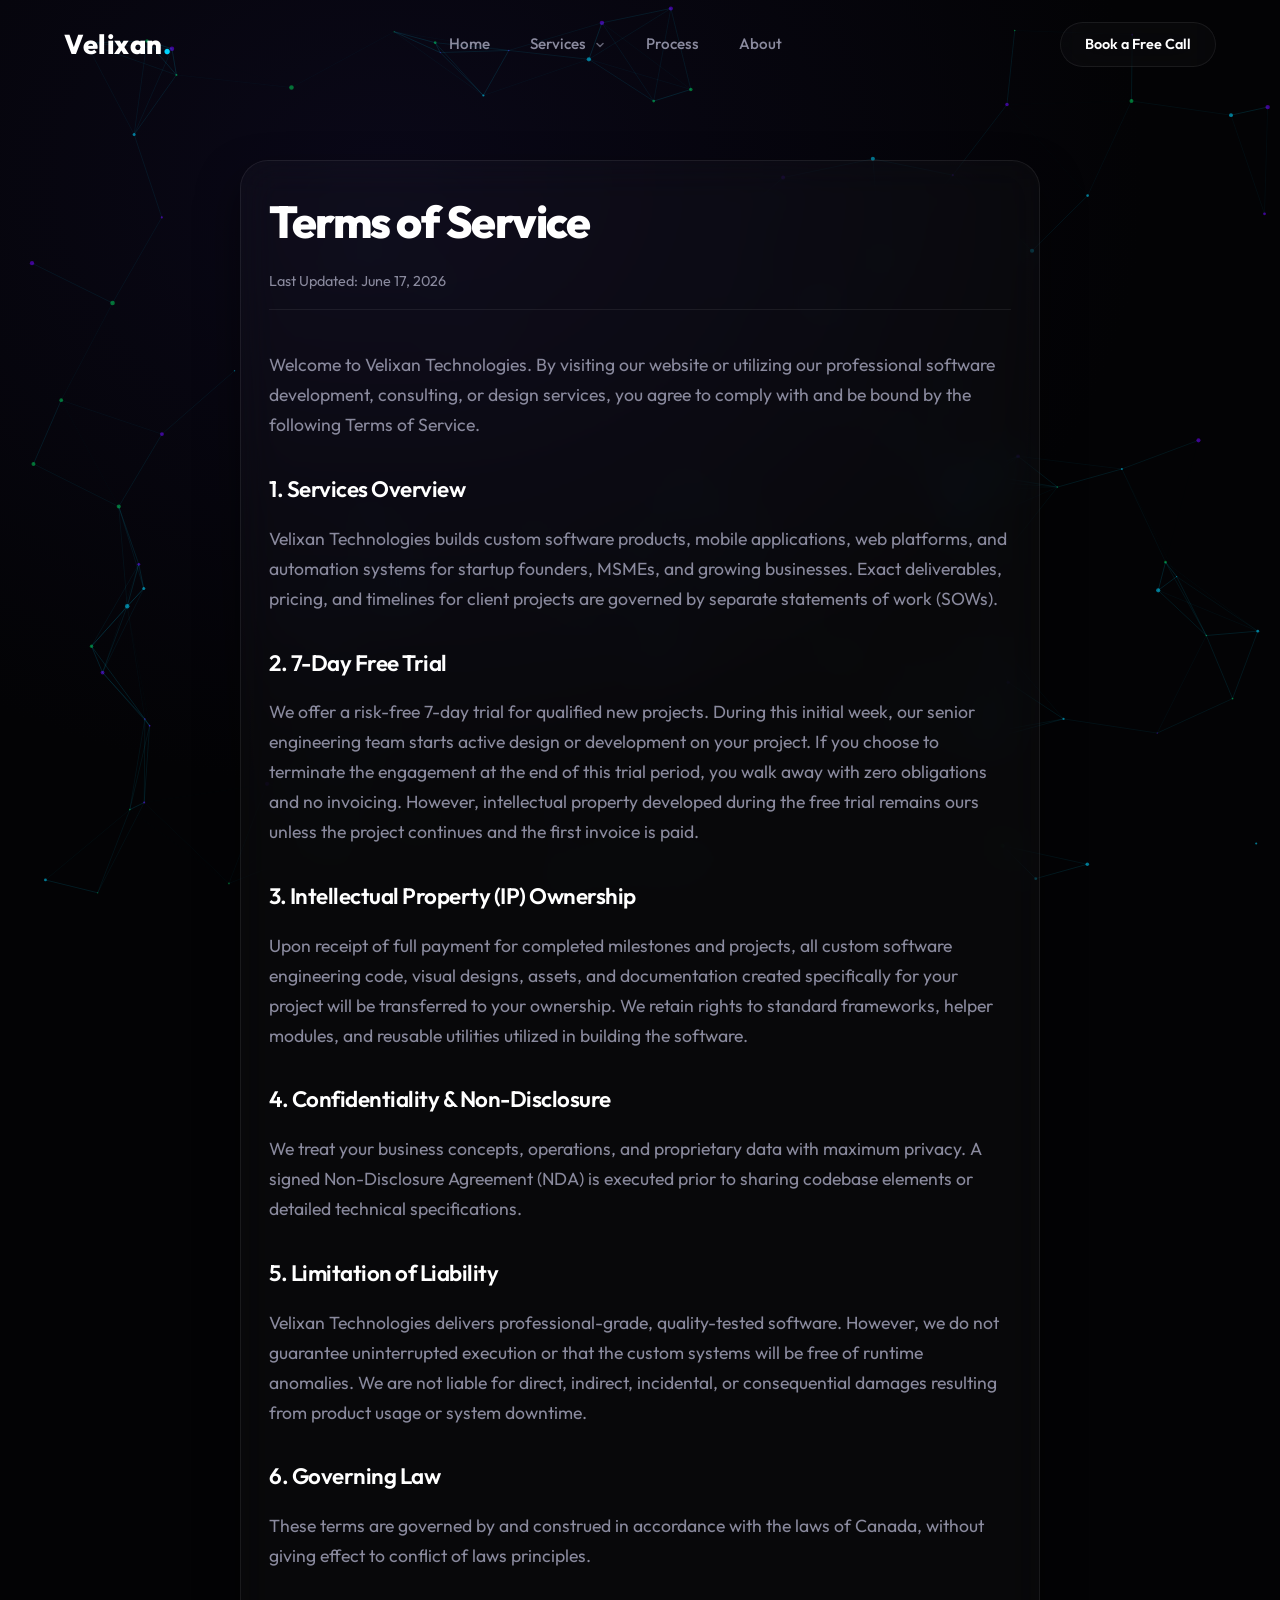
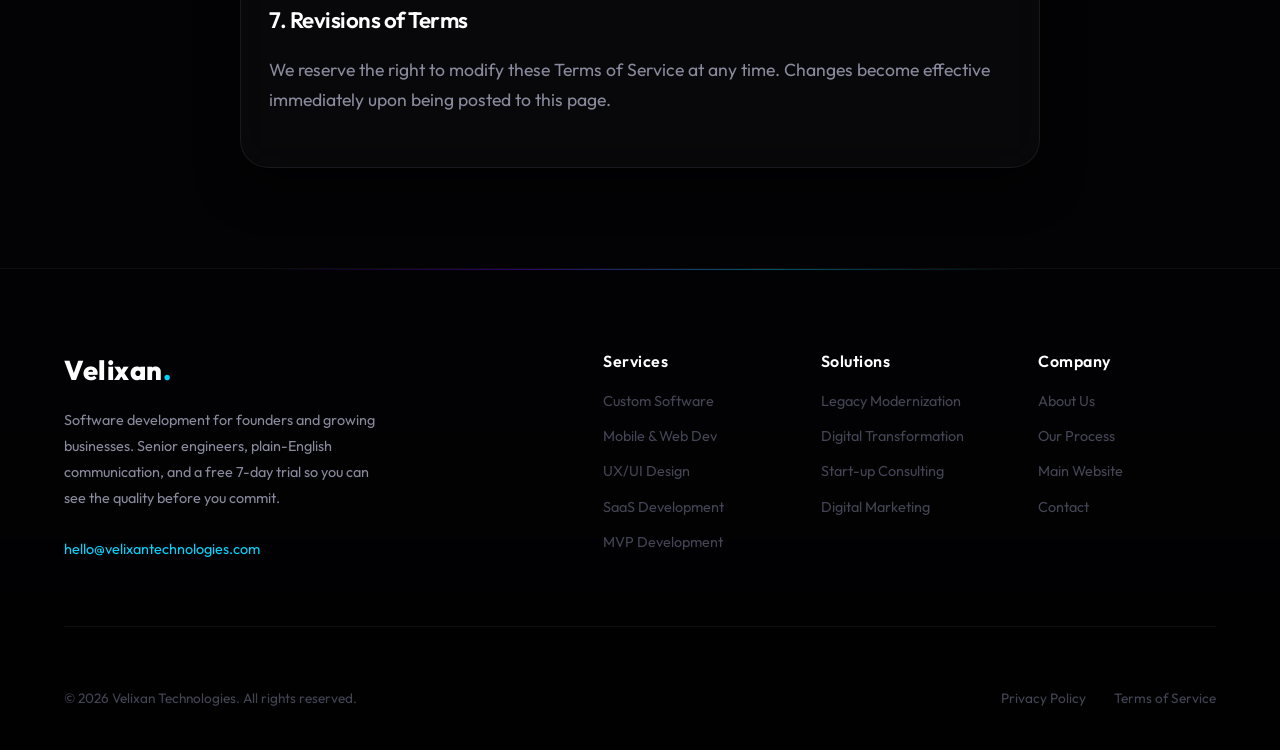
<file: Website/terms.html>
<!DOCTYPE html>
<html lang="en">

<head>
    <meta charset="UTF-8">
    <meta name="viewport" content="width=device-width, initial-scale=1.0">
    <title>Terms of Service | Velixan Technologies</title>
    <meta name="description" content="Terms of Service for Velixan Technologies. Outline of business relations, services, and IP policies.">
    <meta name="theme-color" content="#7000ff">
    <link rel="icon" type="image/svg+xml" href="favicon.svg">
    <link rel="stylesheet" href="styles.css">
    <link rel="preconnect" href="https://fonts.googleapis.com">
    <link rel="preconnect" href="https://fonts.gstatic.com" crossorigin>
    <link href="https://fonts.googleapis.com/css2?family=Outfit:wght@300;400;500;600;700;800&display=swap" rel="stylesheet">
    <style>
        .legal-section {
            padding: 160px 0 100px;
            position: relative;
        }
        .legal-card {
            max-width: 800px;
            margin: 0 auto;
            text-align: left;
        }
        .legal-card h1 {
            font-size: 2.8rem;
            margin-bottom: 24px;
            letter-spacing: -1.5px;
        }
        .legal-meta {
            color: var(--text-secondary);
            font-size: 0.9rem;
            margin-bottom: 40px;
            border-bottom: 1px solid var(--glass-border);
            padding-bottom: 16px;
        }
        .legal-content h3 {
            font-size: 1.4rem;
            margin: 32px 0 16px;
            color: var(--text-primary);
            letter-spacing: -0.5px;
        }
        .legal-content p {
            color: var(--text-secondary);
            margin-bottom: 16px;
            line-height: 1.7;
        }
        .legal-content ul {
            margin: 0 0 20px 20px;
            color: var(--text-secondary);
        }
        .legal-content li {
            margin-bottom: 8px;
        }
    </style>
</head>

<body>
    <!-- Background -->
    <canvas id="live-canvas"></canvas>

    <!-- Navigation -->
    <nav class="navbar scrolled" id="navbar">
        <div class="container nav-container">
            <a href="index.html#home" class="logo">
                <span class="logo-text">Velixan</span><span class="logo-dot">.</span>
            </a>
            <ul class="nav-links" id="nav-links">
                <li><a href="index.html#home" class="nav-link">Home</a></li>
                <li class="dropdown">
                    <a href="index.html#services" class="nav-link">Services 
                        <svg class="chevron" width="12" height="12" viewBox="0 0 24 24" fill="none" stroke="currentColor" stroke-width="3" stroke-linecap="round" stroke-linejoin="round"><path d="M6 9l6 6 6-6"/></svg>
                    </a>
                    <ul class="dropdown-menu">
                        <li><a href="custom-software.html"><span>💻</span> Custom Software</a></li>
                        <li><a href="mobile-apps.html"><span>📱</span> Mobile Applications</a></li>
                        <li><a href="cybersecurity.html"><span>🔒</span> Cybersecurity Services</a></li>
                        <li><a href="index.html#consulting"><span>📈</span> Consulting & Strategy</a></li>
                    </ul>
                </li>
                <li><a href="index.html#process" class="nav-link">Process</a></li>
                <li><a href="index.html#about" class="nav-link">About</a></li>
            </ul>
            <a href="#contact-modal" class="btn-primary nav-cta trigger-modal">Book a Free Call</a>
            <button class="hamburger" id="hamburger" aria-label="Menu" aria-expanded="false" aria-haspopup="true">
                <span></span><span></span><span></span>
            </button>
        </div>
    </nav>

    <!-- Content -->
    <main class="legal-section">
        <div class="container">
            <div class="glass-card legal-card reveal-up">
                <div class="card-glow"></div>
                <h1>Terms of Service</h1>
                <div class="legal-meta">Last Updated: June 17, 2026</div>
                
                <div class="legal-content">
                    <p>Welcome to Velixan Technologies. By visiting our website or utilizing our professional software development, consulting, or design services, you agree to comply with and be bound by the following Terms of Service.</p>

                    <h3>1. Services Overview</h3>
                    <p>Velixan Technologies builds custom software products, mobile applications, web platforms, and automation systems for startup founders, MSMEs, and growing businesses. Exact deliverables, pricing, and timelines for client projects are governed by separate statements of work (SOWs).</p>

                    <h3>2. 7-Day Free Trial</h3>
                    <p>We offer a risk-free 7-day trial for qualified new projects. During this initial week, our senior engineering team starts active design or development on your project. If you choose to terminate the engagement at the end of this trial period, you walk away with zero obligations and no invoicing. However, intellectual property developed during the free trial remains ours unless the project continues and the first invoice is paid.</p>

                    <h3>3. Intellectual Property (IP) Ownership</h3>
                    <p>Upon receipt of full payment for completed milestones and projects, all custom software engineering code, visual designs, assets, and documentation created specifically for your project will be transferred to your ownership. We retain rights to standard frameworks, helper modules, and reusable utilities utilized in building the software.</p>

                    <h3>4. Confidentiality & Non-Disclosure</h3>
                    <p>We treat your business concepts, operations, and proprietary data with maximum privacy. A signed Non-Disclosure Agreement (NDA) is executed prior to sharing codebase elements or detailed technical specifications.</p>

                    <h3>5. Limitation of Liability</h3>
                    <p>Velixan Technologies delivers professional-grade, quality-tested software. However, we do not guarantee uninterrupted execution or that the custom systems will be free of runtime anomalies. We are not liable for direct, indirect, incidental, or consequential damages resulting from product usage or system downtime.</p>

                    <h3>6. Governing Law</h3>
                    <p>These terms are governed by and construed in accordance with the laws of Canada, without giving effect to conflict of laws principles.</p>

                    <h3>7. Revisions of Terms</h3>
                    <p>We reserve the right to modify these Terms of Service at any time. Changes become effective immediately upon being posted to this page.</p>
                </div>
            </div>
        </div>
    </main>

    <!-- Footer -->
    <footer class="footer">
        <div class="footer-glow"></div>
        <div class="container footer-inner">
            <div class="footer-top">
                <div class="footer-brand">
                    <div class="logo"><span class="logo-text">Velixan</span><span class="logo-dot">.</span></div>
                    <p>Software development for founders and growing businesses. Senior engineers, plain-English communication, and a free 7-day trial so you can see the quality before you commit.</p>
                    <div class="footer-contact">
                        <a href="mailto:hello@velixantechnologies.com">hello@velixantechnologies.com</a>
                    </div>
                </div>
                <div class="footer-cols">
                    <div class="footer-col">
                        <h4>Services</h4>
                        <a href="custom-software.html">Custom Software</a>
                        <a href="mobile-apps.html">Mobile & Web Dev</a>
                        <a href="mobile-apps.html">UX/UI Design</a>
                        <a href="custom-software.html">SaaS Development</a>
                        <a href="custom-software.html">MVP Development</a>
                    </div>
                    <div class="footer-col">
                        <h4>Solutions</h4>
                        <a href="custom-software.html">Legacy Modernization</a>
                        <a href="custom-software.html">Digital Transformation</a>
                        <a href="index.html#consulting">Start-up Consulting</a>
                        <a href="index.html#consulting">Digital Marketing</a>
                    </div>
                    <div class="footer-col">
                        <h4>Company</h4>
                        <a href="index.html#about">About Us</a>
                        <a href="index.html#process">Our Process</a>
                        <a href="https://velixantechnologies.com">Main Website</a>
                        <a href="mailto:hello@velixantechnologies.com">Contact</a>
                    </div>
                </div>
            </div>
            <div class="footer-bottom">
                <p>&copy; 2026 Velixan Technologies. All rights reserved.</p>
                <div class="footer-bottom-links">
                    <a href="privacy.html">Privacy Policy</a>
                    <a href="terms.html">Terms of Service</a>
                </div>
            </div>
        </div>
    </footer>

    <!-- Contact Modal -->
    <div id="contact-modal" class="modal" role="dialog" aria-modal="true" aria-labelledby="modal-title" aria-hidden="true">
        <div class="modal-backdrop"></div>
        <div class="modal-container glass-card">
            <button class="modal-close" id="modal-close" aria-label="Close modal">&times;</button>
            <div class="modal-content">
                <h3 id="modal-title">Start a Project with <span class="gradient-text">Velixan</span></h3>
                <p class="modal-subtitle">Tell us about your vision. We'll get back to you within 24 hours.</p>
                
                <form id="contact-form">
                    <div class="form-group">
                        <label for="form-name">Name</label>
                        <input type="text" id="form-name" placeholder="John Doe" required>
                    </div>
                    <div class="form-group">
                        <label for="form-email">Work Email</label>
                        <input type="email" id="form-email" placeholder="john@company.com" required>
                    </div>
                    <div class="form-group">
                        <label for="form-budget">Project Budget (Optional)</label>
                        <select id="form-budget">
                            <option value="" disabled selected>Select a range...</option>
                            <option value="under-5k">Under $5,000</option>
                            <option value="5k-20k">$5,000 - $20,000</option>
                            <option value="20k-50k">$20,000 - $50,000</option>
                            <option value="50k-plus">$50,000+</option>
                        </select>
                    </div>
                    <div class="form-group">
                        <label for="form-message">Describe what you want to build</label>
                        <textarea id="form-message" rows="4" placeholder="I need a custom SaaS app with automated workflows..." required></textarea>
                    </div>
                    <button type="submit" class="btn-primary btn-glow btn-submit">Submit Request</button>
                </form>
                
                <!-- Success State -->
                <div id="form-success" class="form-success-state" style="display: none;">
                    <div class="success-icon">&#9989;</div>
                    <h4>Request Received!</h4>
                    <p>Thank you for reaching out. A senior engineer will review your project description and contact you via email shortly.</p>
                    <button type="button" class="btn-primary btn-success-close">Close</button>
                </div>
            </div>
        </div>
    </div>

    <script src="script.js"></script>
</body>

</html>
</file>
<file: Website/styles.css>
/* ===========================
   ROOT & DESIGN TOKENS
   =========================== */
:root {
    --bg-dark: #030305;
    --bg-surface: #080811;
    --bg-card: rgba(255, 255, 255, 0.025);
    --text-primary: #ffffff;
    --text-secondary: #8a8a9e;
    --text-muted: #444455;

    /* Neon Palette */
    --color-purple: #7000ff;
    --color-purple-light: #b347ff;
    --color-blue: #0055ff;
    --color-cyan: #00d4ff;
    --color-green: #00f260;

    /* Gradients */
    --grad-purple: linear-gradient(135deg, #7000ff 0%, #b347ff 100%);
    --grad-blue: linear-gradient(135deg, #0055ff 0%, #00d4ff 100%);
    --grad-green: linear-gradient(135deg, #00f260 0%, #0575e6 100%);
    --grad-glow: linear-gradient(90deg, #7000ff, #00d4ff, #00f260, #7000ff);

    /* Glassmorphism */
    --glass-bg: rgba(255, 255, 255, 0.025);
    --glass-border: rgba(255, 255, 255, 0.07);
    --glass-shadow: 0 20px 40px rgba(0, 0, 0, 0.5);
    --glass-blur: blur(20px);

    /* Spacing */
    --section-gap: 140px;
    --radius-lg: 28px;
    --radius-md: 18px;
    --radius-sm: 12px;
}

/* ===========================
   RESET & BASE
   =========================== */
*, *::before, *::after {
    margin: 0;
    padding: 0;
    box-sizing: border-box;
}

html {
    scroll-behavior: smooth;
}

body {
    font-family: 'Outfit', sans-serif;
    background-color: var(--bg-dark);
    color: var(--text-primary);
    overflow-x: hidden;
    line-height: 1.6;
    -webkit-font-smoothing: antialiased;
}

body.scroll-lock {
    overflow: hidden;
}

a {
    text-decoration: none;
    color: inherit;
}

/* ===========================
   LAYOUT
   =========================== */
.container {
    max-width: 1280px;
    margin: 0 auto;
    padding: 0 5%;
}

/* ===========================
   CANVAS BACKGROUND
   =========================== */
#live-canvas {
    position: fixed;
    top: 0;
    left: 0;
    width: 100vw;
    height: 100vh;
    z-index: -1;
    pointer-events: none;
    background: radial-gradient(ellipse at 30% 20%, #0a0818 0%, #030305 60%);
}

@media (max-width: 767px) {
    #live-canvas {
        background: linear-gradient(-45deg, #0a0818, #110d29, #05040a, #0d0922);
        background-size: 400% 400%;
        animation: mobileBgAnim 15s ease infinite;
    }
}

@keyframes mobileBgAnim {
    0% { background-position: 0% 50%; }
    50% { background-position: 100% 50%; }
    100% { background-position: 0% 50%; }
}

/* ===========================
   TYPOGRAPHY
   =========================== */
h1 {
    font-size: clamp(2.8rem, 5.5vw, 5.5rem);
    font-weight: 800;
    line-height: 1.1;
    letter-spacing: -2px;
    margin-bottom: 28px;
}

h2 {
    font-size: clamp(2rem, 4vw, 3.8rem);
    font-weight: 700;
    letter-spacing: -1.5px;
    margin-bottom: 20px;
}

h3 {
    font-size: 1.3rem;
    font-weight: 600;
    letter-spacing: -0.5px;
    margin-bottom: 12px;
}

h4 {
    font-size: 1rem;
    font-weight: 600;
    letter-spacing: 0.5px;
    margin-bottom: 16px;
    color: var(--text-primary);
}

p {
    color: var(--text-secondary);
    font-size: 1.1rem;
    line-height: 1.75;
}

.gradient-text {
    background: var(--grad-glow);
    background-clip: text;
    -webkit-background-clip: text;
    -webkit-text-fill-color: transparent;
    background-size: 300% auto;
    animation: shine 6s linear infinite;
}

@keyframes shine {
    to { background-position: 300% center; }
}

/* Typed text: reserve fixed 2-line height so typewriter never shifts the layout */
#typed-text {
    display: block;
    min-height: calc(clamp(2.8rem, 5.5vw, 5.5rem) * 1.1 * 2);
    /* Force the text to always occupy exactly 2-line height of space */
}


/* ===========================
   SECTION HEADERS
   =========================== */
.section-header {
    text-align: center;
    max-width: 680px;
    margin: 0 auto 80px;
}

.section-eyebrow {
    display: inline-block;
    font-size: 0.8rem;
    font-weight: 700;
    letter-spacing: 3px;
    text-transform: uppercase;
    color: var(--color-cyan);
    margin-bottom: 16px;
    padding: 6px 16px;
    border: 1px solid rgba(0, 212, 255, 0.2);
    border-radius: 30px;
    background: rgba(0, 212, 255, 0.05);
}

/* ===========================
   BUTTONS
   =========================== */
.btn-primary {
    display: inline-flex;
    align-items: center;
    justify-content: center;
    gap: 8px;
    padding: 14px 32px;
    background: var(--glass-bg);
    border: 1px solid var(--glass-border);
    backdrop-filter: var(--glass-blur);
    border-radius: 50px;
    font-family: 'Outfit', sans-serif;
    font-weight: 600;
    font-size: 1rem;
    color: var(--text-primary);
    transition: all 0.4s cubic-bezier(0.175, 0.885, 0.32, 1.275);
    cursor: pointer;
    position: relative;
    overflow: hidden;
    z-index: 1;
}

.btn-primary::before {
    content: '';
    position: absolute;
    inset: 0;
    background: var(--grad-purple);
    z-index: -1;
    opacity: 0;
    transition: opacity 0.4s ease;
}

.btn-primary:hover::before { opacity: 1; }
.btn-primary:hover {
    transform: translateY(-3px) scale(1.02);
    box-shadow: 0 12px 30px rgba(112, 0, 255, 0.4);
    border-color: transparent;
}

.btn-glow { 
    background: var(--grad-purple);
    border-color: transparent;
    box-shadow: 0 0 20px rgba(112, 0, 255, 0.35);
}
.btn-glow::before { background: linear-gradient(135deg, #5500cc 0%, #8800ff 100%); }
.btn-glow:hover { box-shadow: 0 12px 35px rgba(112, 0, 255, 0.55); }

.btn-ghost {
    display: inline-flex;
    align-items: center;
    gap: 8px;
    padding: 14px 28px;
    color: var(--text-secondary);
    font-weight: 600;
    font-size: 1rem;
    border: 1px solid var(--glass-border);
    border-radius: 50px;
    transition: all 0.3s ease;
    position: relative;
    overflow: hidden;
}

.btn-ghost-inner { position: relative; z-index: 1; }

.btn-ghost:hover {
    color: var(--text-primary);
    border-color: rgba(0, 212, 255, 0.4);
    background: rgba(0, 212, 255, 0.05);
    box-shadow: 0 0 15px rgba(0, 212, 255, 0.1);
}

.btn-ghost svg { transition: transform 0.3s ease; }
.btn-ghost:hover svg { transform: translate(3px, -3px); }

.btn-large { padding: 18px 40px; font-size: 1.1rem; }

/* ===========================
   NAVBAR
   =========================== */
.navbar {
    position: fixed;
    top: 0;
    width: 100%;
    padding: 22px 0;
    z-index: 999;
    transition: all 0.4s ease;
}

.navbar.scrolled {
    padding: 14px 0;
    background: rgba(3, 3, 5, 0.8);
    backdrop-filter: blur(30px);
    -webkit-backdrop-filter: blur(30px);
    border-bottom: 1px solid var(--glass-border);
}

.nav-container {
    display: flex;
    justify-content: space-between;
    align-items: center;
    gap: 40px;
}

.logo {
    font-size: 1.7rem;
    font-weight: 800;
    letter-spacing: 0.5px;
    flex-shrink: 0;
}

.logo-dot { color: var(--color-cyan); }

.nav-links {
    display: flex;
    list-style: none;
    gap: 40px;
    align-items: center;
}

.nav-link {
    font-size: 0.95rem;
    font-weight: 500;
    color: var(--text-secondary);
    transition: color 0.3s ease;
    position: relative;
    display: flex;
    align-items: center;
    gap: 4px;
}

.nav-link::after {
    content: '';
    position: absolute;
    bottom: -6px;
    left: 0;
    width: 0;
    height: 2px;
    background: var(--color-cyan);
    transition: width 0.3s ease;
    border-radius: 2px;
}

.nav-link:hover, .nav-link.active { color: var(--text-primary); }
.nav-link:hover::after { width: 100%; }

.chevron {
    width: 12px;
    height: 12px;
    display: inline-block;
    transition: transform 0.3s cubic-bezier(0.4, 0, 0.2, 1);
    margin-left: 4px;
    opacity: 0.7;
}

.dropdown { position: relative; }
.dropdown:hover .chevron { 
    transform: rotate(180deg); 
    opacity: 1;
    color: var(--color-cyan);
}

.dropdown-menu {
    position: absolute;
    top: calc(100% + 20px);
    left: 50%;
    transform: translateX(-50%) translateY(10px);
    min-width: 260px;
    background: rgba(8, 8, 17, 0.9);
    backdrop-filter: blur(20px);
    -webkit-backdrop-filter: blur(20px);
    border: 1px solid var(--glass-border);
    border-radius: var(--radius-md);
    box-shadow: 0 25px 50px -12px rgba(0, 0, 0, 0.8);
    padding: 12px;
    opacity: 0;
    visibility: hidden;
    transition: all 0.3s cubic-bezier(0.165, 0.84, 0.44, 1);
    display: flex;
    flex-direction: column;
    gap: 4px;
    z-index: 1000;
}

/* Add a pseudo-element for a subtle glowing border on the dropdown */
.dropdown-menu::before {
    content: '';
    position: absolute;
    inset: -1px;
    border-radius: var(--radius-md);
    padding: 1px;
    background: linear-gradient(135deg, rgba(255,255,255,0.1), transparent, rgba(0,212,255,0.2));
    -webkit-mask: linear-gradient(#fff 0 0) content-box, linear-gradient(#fff 0 0);
    mask: linear-gradient(#fff 0 0) content-box, linear-gradient(#fff 0 0);
    -webkit-mask-composite: xor;
    mask-composite: exclude;
    pointer-events: none;
}

.dropdown:hover .dropdown-menu {
    opacity: 1;
    visibility: visible;
    transform: translateX(-50%) translateY(0);
}

.dropdown-menu li { list-style: none; }

.dropdown-menu a {
    display: flex;
    align-items: center;
    gap: 12px;
    color: var(--text-secondary);
    font-size: 0.92rem;
    font-weight: 500;
    padding: 12px 16px;
    border-radius: 12px;
    transition: all 0.3s cubic-bezier(0.4, 0, 0.2, 1);
    position: relative;
}

.dropdown-menu a:hover {
    color: var(--text-primary);
    background: rgba(0, 212, 255, 0.06);
    transform: translateX(5px);
}

.dropdown-menu a span {
    font-size: 1.1rem;
    display: inline-flex;
    align-items: center;
    justify-content: center;
    transition: transform 0.3s ease;
}

.dropdown-menu a:hover span {
    transform: scale(1.1);
}

.nav-cta { padding: 10px 24px; font-size: 0.9rem; }

.hamburger {
    display: none;
    flex-direction: column;
    gap: 5px;
    background: none;
    border: none;
    cursor: pointer;
    padding: 4px;
}

.hamburger span {
    display: block;
    width: 24px;
    height: 2px;
    background: var(--text-primary);
    border-radius: 2px;
    transition: all 0.3s ease;
}

.hamburger.active span:nth-child(1) { transform: translateY(7px) rotate(45deg); }
.hamburger.active span:nth-child(2) { opacity: 0; }
.hamburger.active span:nth-child(3) { transform: translateY(-7px) rotate(-45deg); }

/* ===========================
   HERO
   =========================== */
.hero {
    min-height: 100vh;
    display: flex;
    flex-direction: column;
    justify-content: center;
    padding-top: 100px;
    position: relative;
    overflow: hidden;
}

.hero::before {
    content: '';
    position: absolute;
    top: -200px;
    right: -200px;
    width: 700px;
    height: 700px;
    background: radial-gradient(circle, rgba(112, 0, 255, 0.08) 0%, transparent 70%);
    pointer-events: none;
}

.hero-container {
    display: grid;
    grid-template-columns: 1fr 1fr;
    gap: 60px;
    align-items: center;
    flex: 1;
    padding-bottom: 60px;
}

.hero-content { max-width: 620px; }

.badge {
    display: inline-flex;
    align-items: center;
    gap: 10px;
    padding: 8px 20px;
    background: rgba(0, 212, 255, 0.05);
    border: 1px solid rgba(0, 212, 255, 0.2);
    border-radius: 30px;
    font-size: 0.85rem;
    font-weight: 600;
    letter-spacing: 0.3px;
    margin-bottom: 32px;
    color: var(--color-cyan);
}

.badge-dot {
    width: 8px;
    height: 8px;
    border-radius: 50%;
    background: var(--color-green);
    animation: pulse-dot 2s ease-in-out infinite;
    flex-shrink: 0;
}

@keyframes pulse-dot {
    0%, 100% { box-shadow: 0 0 0 0 rgba(0, 242, 96, 0.5); transform: scale(1); }
    50% { box-shadow: 0 0 0 5px rgba(0, 242, 96, 0); transform: scale(1.2); }
}

.hero-sub {
    font-size: 1.15rem;
    margin-bottom: 40px;
    max-width: 540px;
    line-height: 1.8;
}

.hero-buttons {
    display: flex;
    gap: 16px;
    align-items: center;
    flex-wrap: wrap;
    margin-bottom: 50px;
}

.hero-trust {
    display: flex;
    align-items: center;
    gap: 16px;
    flex-wrap: wrap;
}

.trust-item {
    display: flex;
    align-items: center;
    gap: 8px;
    font-size: 0.88rem;
    font-weight: 500;
    color: var(--text-muted);
}

.trust-dot {
    width: 7px;
    height: 7px;
    border-radius: 50%;
    background: var(--color-purple);
}

.trust-dot.cyan { background: var(--color-cyan); }
.trust-dot.green { background: var(--color-green); }
.trust-sep { color: var(--text-muted); opacity: 0.4; }

/* ===========================
   HERO VISUAL / ORB
   =========================== */
.hero-visual {
    display: flex;
    justify-content: center;
    align-items: center;
    height: 520px;
    perspective: 1200px;
    position: relative;
}

.orb-scene {
    position: relative;
    width: 380px;
    height: 380px;
    display: flex;
    justify-content: center;
    align-items: center;
}

.glass-sphere {
    width: 320px;
    height: 320px;
    border-radius: 50%;
    background: linear-gradient(135deg, rgba(255, 255, 255, 0.06), rgba(255, 255, 255, 0));
    backdrop-filter: blur(30px);
    -webkit-backdrop-filter: blur(30px);
    border: 1px solid rgba(255, 255, 255, 0.12);
    box-shadow:
        0 30px 80px rgba(0, 0, 0, 0.7),
        inset 0 0 80px rgba(255, 255, 255, 0.03),
        0 0 0 1px rgba(255, 255, 255, 0.05);
    animation: levitate 7s ease-in-out infinite alternate;
    position: relative;
    display: flex;
    justify-content: center;
    align-items: center;
    overflow: hidden;
}

.sphere-shimmer {
    position: absolute;
    width: 100%;
    height: 100%;
    border-radius: 50%;
    background: radial-gradient(circle at 35% 30%, rgba(255, 255, 255, 0.18), transparent 45%);
    z-index: 2;
}

.inner-glow {
    width: 65%;
    height: 65%;
    border-radius: 50%;
    background: radial-gradient(circle, #7000ff 0%, #00d4ff 100%);
    filter: blur(45px);
    opacity: 0.55;
    animation: pulseGlow 4s ease-in-out infinite alternate;
    position: absolute;
}

.inner-glow-2 {
    width: 40%;
    height: 40%;
    background: radial-gradient(circle, #00f260 0%, #00d4ff 100%);
    filter: blur(30px);
    opacity: 0.35;
    animation: pulseGlow 5s ease-in-out infinite alternate-reverse;
}

.orb-ring {
    position: absolute;
    border-radius: 50%;
    border: 1px solid rgba(255, 255, 255, 0.05);
    animation: spin linear infinite;
}

.ring-1 {
    width: 370px;
    height: 370px;
    border-color: rgba(112, 0, 255, 0.2);
    animation-duration: 20s;
    border-style: dashed;
}

.ring-2 {
    width: 440px;
    height: 440px;
    border-color: rgba(0, 212, 255, 0.12);
    animation-duration: 30s;
    animation-direction: reverse;
}

.ring-3 {
    width: 510px;
    height: 510px;
    border-color: rgba(0, 242, 96, 0.08);
    animation-duration: 45s;
}

@keyframes spin {
    to { transform: rotate(360deg); }
}

.floating-chip {
    position: absolute;
    background: rgba(8, 8, 17, 0.9);
    border: 1px solid var(--glass-border);
    backdrop-filter: blur(20px);
    border-radius: 30px;
    padding: 10px 18px;
    font-size: 0.85rem;
    font-weight: 600;
    color: var(--text-primary);
    display: flex;
    align-items: center;
    gap: 8px;
    white-space: nowrap;
    box-shadow: 0 8px 25px rgba(0, 0, 0, 0.4);
}

.chip-1 {
    top: 40px;
    right: -20px;
    animation: float 5s ease-in-out infinite alternate;
}

.chip-2 {
    bottom: 80px;
    right: -30px;
    animation: float 6s ease-in-out 0.5s infinite alternate;
}

.chip-3 {
    bottom: 40px;
    left: -10px;
    animation: float 4.5s ease-in-out 1s infinite alternate;
}

@keyframes float {
    0% { transform: translateY(0); }
    100% { transform: translateY(-15px); }
}

@keyframes levitate {
    0% { transform: translateY(0) rotateX(0deg) rotateY(-5deg); }
    100% { transform: translateY(-30px) rotateX(5deg) rotateY(5deg); }
}

@keyframes pulseGlow {
    0% { transform: scale(0.8); opacity: 0.4; }
    100% { transform: scale(1.15); opacity: 0.7; }
}

/* ===========================
   STATS BAR
   =========================== */
.stats-marquee-bar {
    padding: 0 5%;
    max-width: 1280px;
}

.stats-bar {
    display: grid;
    grid-template-columns: repeat(4, 1fr);
    background: var(--glass-bg);
    border: 1px solid var(--glass-border);
    border-radius: var(--radius-lg);
    backdrop-filter: var(--glass-blur);
    overflow: hidden;
    margin-bottom: -2px;
}

.stat-item {
    display: flex;
    flex-direction: column;
    align-items: center;
    justify-content: center;
    padding: 32px 20px;
    position: relative;
    gap: 6px;
}

.stat-item::after {
    content: '';
    position: absolute;
    bottom: 0;
    left: 15%;
    width: 70%;
    height: 1px;
    background: linear-gradient(to right, transparent, rgba(0, 212, 255, 0.3), transparent);
}

.stat-number {
    font-size: 3rem;
    font-weight: 800;
    line-height: 1;
    letter-spacing: -2px;
    background: var(--grad-blue);
    background-clip: text;
    -webkit-background-clip: text;
    -webkit-text-fill-color: transparent;
    display: inline-block;
}

.stat-unit {
    display: inline-block;
    font-size: 1.5rem;
    font-weight: 700;
    background: var(--grad-blue);
    background-clip: text;
    -webkit-background-clip: text;
    -webkit-text-fill-color: transparent;
}

.stat-wrapper {
    display: flex;
    align-items: flex-start;
}

.stat-label {
    font-size: 0.8rem;
    font-weight: 500;
    color: var(--text-muted);
    text-transform: uppercase;
    letter-spacing: 1px;
    text-align: center;
}

.stats-bar .stat-item:not(:last-child) {
    border-right: 1px solid var(--glass-border);
}

/* ===========================
   SERVICES
   =========================== */
.services {
    padding: var(--section-gap) 0;
}

.service-tabs {
    display: flex;
    gap: 8px;
    justify-content: center;
    margin-bottom: 60px;
    padding: 6px;
    background: var(--glass-bg);
    border: 1px solid var(--glass-border);
    border-radius: 50px;
    width: fit-content;
    margin-left: auto;
    margin-right: auto;
}

.tab-btn {
    padding: 12px 28px;
    border: none;
    border-radius: 50px;
    font-family: 'Outfit', sans-serif;
    font-size: 0.9rem;
    font-weight: 600;
    color: var(--text-secondary);
    background: transparent;
    cursor: pointer;
    transition: all 0.3s ease;
    white-space: nowrap;
}

.tab-btn.active {
    color: var(--text-primary);
    background: var(--grad-purple);
    box-shadow: 0 4px 15px rgba(112, 0, 255, 0.35);
}

.tab-btn:hover:not(.active) { color: var(--text-primary); }

.tab-content {
    display: none;
}

.tab-content.active {
    display: block;
    animation: fadeInUp 0.4s ease;
}

@keyframes fadeInUp {
    from { opacity: 0; transform: translateY(20px); }
    to { opacity: 1; transform: translateY(0); }
}

.service-category-header {
    margin-bottom: 48px;
    padding-bottom: 32px;
    border-bottom: 1px solid var(--glass-border);
}

.service-category-header h3 {
    font-size: 2rem;
    font-weight: 700;
    letter-spacing: -1px;
    color: var(--text-primary);
    margin-bottom: 10px;
}

.service-category-header p {
    font-size: 1.1rem;
    max-width: 600px;
}

/* ===========================
   GLASS CARDS
   =========================== */
.card-grid {
    display: grid;
    grid-template-columns: repeat(auto-fit, minmax(300px, 1fr));
    gap: 24px;
    perspective: 1000px;
}

.glass-card {
    background: var(--glass-bg);
    border: 1px solid var(--glass-border);
    backdrop-filter: var(--glass-blur);
    -webkit-backdrop-filter: var(--glass-blur);
    padding: 36px 28px;
    border-radius: var(--radius-lg);
    position: relative;
    overflow: hidden;
    transform-style: preserve-3d;
    transition: transform 0.12s ease, box-shadow 0.12s ease, border-color 0.3s ease;
    box-shadow: var(--glass-shadow);
}

.glass-card:hover {
    border-color: rgba(255, 255, 255, 0.12);
    box-shadow: 0 30px 60px rgba(0, 0, 0, 0.6);
}

.glass-card-sm {
    background: var(--glass-bg);
    border: 1px solid var(--glass-border);
    backdrop-filter: var(--glass-blur);
    -webkit-backdrop-filter: var(--glass-blur);
    padding: 28px;
    border-radius: var(--radius-md);
    position: relative;
    overflow: hidden;
}

.featured-card { padding: 48px 36px; }

.card-glow {
    position: absolute;
    width: 250px;
    height: 250px;
    background: radial-gradient(circle, rgba(255, 255, 255, 0.08), transparent 70%);
    border-radius: 50%;
    top: -125px;
    left: -125px;
    pointer-events: none;
    opacity: 0;
    transition: opacity 0.4s ease;
    will-change: transform;
}

.glass-card:hover .card-glow { opacity: 1; }

.card-accent {
    position: absolute;
    top: 0;
    left: 0;
    right: 0;
    height: 1px;
    background: linear-gradient(90deg, transparent, rgba(112, 0, 255, 0.5), rgba(0, 212, 255, 0.5), transparent);
    opacity: 0;
    transition: opacity 0.4s ease;
}

.glass-card:hover .card-accent { opacity: 1; }

.glass-card > *:not(.card-glow):not(.card-accent) {
    transform: translateZ(25px);
    position: relative;
}

.card-icon {
    width: 58px;
    height: 58px;
    border-radius: 16px;
    display: flex;
    justify-content: center;
    align-items: center;
    font-size: 1.6rem;
    margin-bottom: 22px;
    box-shadow: 0 8px 20px rgba(0, 0, 0, 0.25);
}

.gradient-purple { background: var(--grad-purple); }
.gradient-blue { background: var(--grad-blue); }
.gradient-green { background: var(--grad-green); }

.card-tags {
    display: flex;
    flex-wrap: wrap;
    gap: 8px;
    margin-top: 20px;
}

.card-tags span {
    padding: 4px 12px;
    background: rgba(255, 255, 255, 0.04);
    border: 1px solid rgba(255, 255, 255, 0.08);
    border-radius: 20px;
    font-size: 0.75rem;
    font-weight: 500;
    color: var(--text-muted);
    letter-spacing: 0.3px;
}

/* ===========================
   PROCESS SECTION
   =========================== */
.process-section {
    padding: var(--section-gap) 0;
    position: relative;
}

.process-timeline {
    position: relative;
    display: grid;
    grid-template-columns: repeat(4, 1fr);
    gap: 24px;
    margin-top: 20px;
}

.process-line {
    position: absolute;
    top: 48px;
    left: 12%;
    right: 12%;
    height: 1px;
    background: linear-gradient(90deg, transparent, rgba(112, 0, 255, 0.5), rgba(0, 212, 255, 0.5), rgba(0, 242, 96, 0.5), transparent);
    z-index: 0;
}

.process-step {
    display: flex;
    flex-direction: column;
    align-items: center;
    gap: 24px;
    position: relative;
    z-index: 1;
}

.step-number {
    width: 56px;
    height: 56px;
    display: flex;
    align-items: center;
    justify-content: center;
    font-size: 0.85rem;
    font-weight: 800;
    letter-spacing: 1px;
    background: var(--bg-dark);
    border: 1px solid var(--glass-border);
    border-radius: 50%;
    color: var(--color-cyan);
    flex-shrink: 0;
    position: relative;
}

.step-number::after {
    content: '';
    position: absolute;
    inset: -1px;
    border-radius: 50%;
    background: var(--grad-blue);
    z-index: -1;
    opacity: 0.15;
}

.step-content {
    text-align: center;
    width: 100%;
}

.step-icon {
    font-size: 2rem;
    margin-bottom: 14px;
    display: block;
}

.step-content h3 { font-size: 1.15rem; }

.step-content p {
    font-size: 0.9rem;
    line-height: 1.7;
}

/* ===========================
   WHY US
   =========================== */
.why-us {
    padding: var(--section-gap) 0;
    position: relative;
}

.why-us::before {
    content: '';
    position: absolute;
    left: 0;
    right: 0;
    top: 50%;
    transform: translateY(-50%);
    height: 400px;
    background: radial-gradient(ellipse at 20% 50%, rgba(112, 0, 255, 0.06) 0%, transparent 60%);
    pointer-events: none;
}

.why-us-grid {
    display: grid;
    grid-template-columns: 1fr 1fr;
    gap: 80px;
    align-items: center;
}

.why-us-left h2 {
    line-height: 1.1;
    margin-bottom: 24px;
}

.why-us-right {
    display: flex;
    flex-direction: column;
    gap: 28px;
}

.feature-item {
    display: flex;
    gap: 22px;
    align-items: flex-start;
    padding: 24px;
    background: var(--glass-bg);
    border: 1px solid var(--glass-border);
    border-radius: var(--radius-md);
    backdrop-filter: var(--glass-blur);
    transition: all 0.3s ease;
}

.feature-item:hover {
    border-color: rgba(0, 212, 255, 0.2);
    background: rgba(0, 212, 255, 0.03);
    transform: translateX(8px);
}

.feature-icon {
    width: 48px;
    height: 48px;
    border-radius: 12px;
    display: flex;
    align-items: center;
    justify-content: center;
    font-size: 1.3rem;
    flex-shrink: 0;
}

.feature-text h4 {
    margin-bottom: 6px;
    font-size: 1rem;
}

.feature-text p {
    font-size: 0.9rem;
    line-height: 1.65;
}

/* ===========================
   TESTIMONIALS
   =========================== */
.testimonials {
    padding: var(--section-gap) 0;
}

.testimonial-grid {
    display: grid;
    grid-template-columns: repeat(3, 1fr);
    gap: 24px;
}

.testimonial-card {
    background: var(--glass-bg);
    border: 1px solid var(--glass-border);
    backdrop-filter: var(--glass-blur);
    -webkit-backdrop-filter: var(--glass-blur);
    padding: 36px 28px;
    border-radius: var(--radius-lg);
    transition: all 0.3s ease;
}

.testimonial-card:hover {
    border-color: rgba(255, 255, 255, 0.1);
    transform: translateY(-6px);
    box-shadow: 0 30px 60px rgba(0, 0, 0, 0.5);
}

.testimonial-stars {
    color: #ffd700;
    font-size: 1.1rem;
    letter-spacing: 3px;
    margin-bottom: 20px;
}

.testimonial-card p {
    font-size: 0.95rem;
    line-height: 1.8;
    font-style: italic;
    margin-bottom: 28px;
    color: rgba(255, 255, 255, 0.75);
}

.testimonial-author {
    display: flex;
    align-items: center;
    gap: 14px;
}

.author-avatar {
    width: 44px;
    height: 44px;
    border-radius: 50%;
    display: flex;
    align-items: center;
    justify-content: center;
    font-size: 0.8rem;
    font-weight: 700;
    flex-shrink: 0;
}

.author-name {
    font-size: 0.95rem;
    font-weight: 600;
    color: var(--text-primary);
    margin-bottom: 2px;
}

.author-role {
    font-size: 0.8rem;
    color: var(--text-muted);
}

/* ===========================
   ABOUT
   =========================== */
.about {
    padding: var(--section-gap) 0;
}

.about-split {
    display: grid;
    grid-template-columns: 1fr 1fr;
    gap: 80px;
    align-items: center;
}

.about-left .section-eyebrow { margin-bottom: 20px; }
.about-left h2 { line-height: 1.1; }

.presence-pills {
    display: flex;
    gap: 12px;
    flex-wrap: wrap;
    margin-top: 36px;
}

.pill {
    padding: 10px 22px;
    background: var(--glass-bg);
    border: 1px solid var(--glass-border);
    border-radius: 30px;
    font-size: 0.9rem;
    font-weight: 600;
    color: var(--text-secondary);
    transition: all 0.3s ease;
}

.pill:hover {
    color: var(--text-primary);
    border-color: rgba(0, 212, 255, 0.3);
    background: rgba(0, 212, 255, 0.05);
}

.about-visual {
    display: flex;
    flex-direction: column;
    gap: 20px;
}

.geo-card {
    padding: 36px;
}

.geo-card > *:not(.card-glow) { transform: none !important; }

.geo-line {
    display: flex;
    align-items: center;
    gap: 18px;
    padding: 16px 0;
    border-bottom: 1px solid rgba(255, 255, 255, 0.05);
}

.geo-line:last-child { border-bottom: none; }

.geo-dot {
    width: 12px;
    height: 12px;
    border-radius: 50%;
    flex-shrink: 0;
}

.geo-label {
    font-size: 0.78rem;
    text-transform: uppercase;
    letter-spacing: 1px;
    color: var(--text-muted);
    margin-bottom: 2px;
}

.geo-value {
    font-size: 1rem;
    font-weight: 600;
    color: var(--text-primary);
}

.about-mission {
    display: flex;
    gap: 18px;
    align-items: flex-start;
}

.mission-icon {
    font-size: 1.8rem;
    flex-shrink: 0;
    margin-top: 4px;
}

.mission-text strong {
    display: block;
    font-size: 0.9rem;
    font-weight: 700;
    color: var(--text-primary);
    margin-bottom: 8px;
    letter-spacing: 0.5px;
    text-transform: uppercase;
}

.mission-text p {
    font-size: 0.9rem;
    line-height: 1.7;
}

/* ===========================
   CTA SECTION
   =========================== */
.cta-section {
    padding: var(--section-gap) 0;
    position: relative;
    overflow: hidden;
    text-align: center;
}

.cta-section::before {
    content: '';
    position: absolute;
    inset: 0;
    background:
        radial-gradient(ellipse at 50% 50%, rgba(112, 0, 255, 0.12) 0%, transparent 60%),
        radial-gradient(ellipse at 80% 50%, rgba(0, 212, 255, 0.06) 0%, transparent 50%);
}

.cta-glow-1 {
    position: absolute;
    top: -100px;
    left: 50%;
    transform: translateX(-50%);
    width: 600px;
    height: 300px;
    background: radial-gradient(ellipse, rgba(112, 0, 255, 0.15), transparent);
    pointer-events: none;
}

.cta-glow-2 {
    position: absolute;
    bottom: -100px;
    left: 50%;
    transform: translateX(-50%);
    width: 400px;
    height: 200px;
    background: radial-gradient(ellipse, rgba(0, 242, 96, 0.08), transparent);
    pointer-events: none;
}

.cta-container {
    position: relative;
    z-index: 1;
    max-width: 780px;
}

.cta-badge {
    display: inline-block;
    padding: 6px 16px;
    background: rgba(0, 242, 96, 0.08);
    border: 1px solid rgba(0, 242, 96, 0.2);
    border-radius: 20px;
    font-size: 0.8rem;
    font-weight: 700;
    letter-spacing: 2px;
    text-transform: uppercase;
    color: var(--color-green);
    margin-bottom: 24px;
}

.cta-section h2 {
    font-size: clamp(2rem, 4vw, 3.2rem);
    margin-bottom: 24px;
    line-height: 1.15;
}

.cta-section p {
    font-size: 1.1rem;
    max-width: 560px;
    margin: 0 auto 48px;
}

.cta-buttons {
    display: flex;
    gap: 16px;
    justify-content: center;
    flex-wrap: wrap;
}

/* ===========================
   FOOTER
   =========================== */
.footer {
    padding: 80px 0 40px;
    border-top: 1px solid rgba(255, 255, 255, 0.05);
    position: relative;
    background: linear-gradient(to bottom, transparent, rgba(0, 0, 0, 0.6));
}

.footer-glow {
    position: absolute;
    top: 0;
    left: 50%;
    transform: translateX(-50%);
    width: 60%;
    height: 1px;
    background: linear-gradient(90deg, transparent, rgba(112, 0, 255, 0.4), rgba(0, 212, 255, 0.4), transparent);
}

.footer-inner { position: relative; }

.footer-top {
    display: grid;
    grid-template-columns: 1.5fr 2fr;
    gap: 80px;
    margin-bottom: 60px;
    padding-bottom: 60px;
    border-bottom: 1px solid rgba(255, 255, 255, 0.05);
}

.footer-brand .logo { margin-bottom: 16px; }
.footer-brand p { font-size: 0.9rem; line-height: 1.8; max-width: 320px; }

.footer-contact {
    margin-top: 24px;
}

.footer-contact a {
    font-size: 0.9rem;
    color: var(--color-cyan);
    transition: color 0.3s ease;
}

.footer-contact a:hover { color: var(--text-primary); }

.footer-cols {
    display: grid;
    grid-template-columns: repeat(3, 1fr);
    gap: 40px;
}

.footer-col a {
    display: block;
    font-size: 0.9rem;
    color: var(--text-muted);
    margin-bottom: 12px;
    transition: color 0.3s ease;
}

.footer-col a:hover { color: var(--text-primary); }

.footer-bottom {
    display: flex;
    justify-content: space-between;
    align-items: center;
    flex-wrap: wrap;
    gap: 20px;
}

.footer-bottom p {
    font-size: 0.85rem;
    color: var(--text-muted);
}

.footer-bottom-links {
    display: flex;
    gap: 28px;
}

.footer-bottom-links a {
    font-size: 0.85rem;
    color: var(--text-muted);
    transition: color 0.3s ease;
}

.footer-bottom-links a:hover { color: var(--text-primary); }

/* ===========================
   SCROLL REVEAL
   =========================== */
.reveal-up {
    opacity: 0;
    transform: translateY(40px);
    transition: opacity 0.8s cubic-bezier(0.165, 0.84, 0.44, 1), transform 0.8s cubic-bezier(0.165, 0.84, 0.44, 1);
}

.reveal-up.active {
    opacity: 1;
    transform: translateY(0);
}

.reveal-scale {
    opacity: 0;
    transform: scale(0.92);
    transition: opacity 0.8s ease, transform 0.8s ease;
}

.reveal-scale.active {
    opacity: 1;
    transform: scale(1);
}

.reveal-fade {
    opacity: 0;
    transition: opacity 1s ease;
}

.reveal-fade.active { opacity: 1; }

/* ===========================
   RESPONSIVE
   =========================== */
@media (max-width: 1024px) {
    :root { --section-gap: 100px; }

    .hero-container {
        grid-template-columns: 1fr;
        text-align: center;
    }

    .hero-content { max-width: none; margin: 0 auto; }
    .hero-sub { margin: 0 auto 40px; }
    .hero-buttons { justify-content: center; }
    .hero-trust { justify-content: center; }
    .hero-visual { height: 360px; display: none; }

    .why-us-grid {
        grid-template-columns: 1fr;
        gap: 60px;
    }

    .about-split {
        grid-template-columns: 1fr;
        gap: 60px;
    }

    .process-timeline {
        grid-template-columns: repeat(2, 1fr);
    }

    .process-line { display: none; }

    .testimonial-grid {
        grid-template-columns: 1fr;
    }
}

@media (max-width: 768px) {
    .nav-links { display: none; }
    .nav-cta { display: none; }
    .hamburger { display: flex; }

    .nav-links.mobile-open {
        display: flex;
        flex-direction: column;
        position: fixed;
        top: 70px;
        left: 0;
        right: 0;
        background: rgba(3, 3, 5, 0.98);
        backdrop-filter: blur(30px);
        padding: 24px;
        border-bottom: 1px solid var(--glass-border);
        gap: 8px;
        z-index: 998;
    }

    .nav-links.mobile-open .dropdown-menu {
        position: static;
        opacity: 1;
        visibility: visible;
        transform: none;
        box-shadow: none;
        border: none;
        background: rgba(255,255,255,0.03);
        border-radius: 12px;
        padding: 8px;
        margin-top: 4px;
    }

    .stats-bar {
        grid-template-columns: repeat(2, 1fr);
    }

    .stats-bar .stat-item {
        border-right: none;
        border-bottom: none;
    }

    /* 2x2 grid dividers: odd items (left column) have right border */
    .stats-bar .stat-item:nth-child(odd) {
        border-right: 1px solid var(--glass-border);
    }

    /* 2x2 grid dividers: first two items (top row) have bottom border */
    .stats-bar .stat-item:nth-child(-n+2) {
        border-bottom: 1px solid var(--glass-border);
    }

    .service-tabs {
        width: 100%;
        flex-wrap: wrap;
        justify-content: center;
        border-radius: 20px;
    }

    .tab-btn { font-size: 0.8rem; padding: 10px 16px; }

    h1 { letter-spacing: -1px; }
    h2 { letter-spacing: -0.5px; }

    .footer-top {
        grid-template-columns: 1fr;
        gap: 40px;
    }

    .footer-cols {
        grid-template-columns: repeat(2, 1fr);
    }

    .process-timeline {
        grid-template-columns: 1fr;
    }

    .cta-buttons { flex-direction: column; align-items: center; }

    .footer-bottom {
        flex-direction: column;
        text-align: center;
    }
}

/* ===========================
   CONTACT MODAL
   =========================== */
.modal {
    position: fixed;
    top: 0;
    left: 0;
    width: 100vw;
    height: 100vh;
    z-index: 1000;
    display: flex;
    align-items: center;
    justify-content: center;
    opacity: 0;
    visibility: hidden;
    transition: opacity 0.3s ease, visibility 0.3s ease;
}

.modal.open {
    opacity: 1;
    visibility: visible;
}

.modal-backdrop {
    position: absolute;
    top: 0;
    left: 0;
    width: 100%;
    height: 100%;
    background: rgba(3, 3, 5, 0.75);
    backdrop-filter: blur(16px);
    -webkit-backdrop-filter: blur(16px);
}

.modal-container {
    width: 90%;
    max-width: 520px;
    background: rgba(8, 8, 17, 0.75);
    border: 1px solid rgba(255, 255, 255, 0.08);
    border-radius: var(--radius-lg);
    padding: 40px;
    position: relative;
    z-index: 1001;
    transform: scale(0.9);
    transition: transform 0.3s cubic-bezier(0.34, 1.56, 0.64, 1);
    box-shadow: 0 30px 60px rgba(0, 0, 0, 0.8), 0 0 100px rgba(112, 0, 255, 0.1);
}

.modal.open .modal-container {
    transform: scale(1);
}

.modal-close {
    position: absolute;
    top: 24px;
    right: 24px;
    background: transparent;
    border: none;
    color: var(--text-secondary);
    font-size: 32px;
    cursor: pointer;
    line-height: 1;
    transition: color 0.2s ease;
}

.modal-close:hover {
    color: var(--text-primary);
}

.modal-content h3 {
    font-size: 1.8rem;
    font-weight: 700;
    margin-bottom: 8px;
    letter-spacing: -0.5px;
}

.modal-subtitle {
    color: var(--text-secondary);
    font-size: 0.95rem;
    margin-bottom: 28px;
}

.form-group {
    margin-bottom: 20px;
    text-align: left;
}

.form-group label {
    display: block;
    font-size: 0.85rem;
    font-weight: 500;
    color: var(--text-primary);
    margin-bottom: 8px;
    text-transform: uppercase;
    letter-spacing: 1px;
}

.form-group input,
.form-group select,
.form-group textarea {
    width: 100%;
    background: rgba(255, 255, 255, 0.03);
    border: 1px solid rgba(255, 255, 255, 0.08);
    border-radius: var(--radius-sm);
    color: var(--text-primary);
    padding: 12px 16px;
    font-family: inherit;
    font-size: 0.95rem;
    outline: none;
    transition: border-color 0.2s ease, box-shadow 0.2s ease;
}

.form-group input:focus,
.form-group select:focus,
.form-group textarea:focus {
    border-color: var(--color-purple-light);
    box-shadow: 0 0 12px rgba(179, 71, 255, 0.25);
}

.form-group select option {
    background: var(--bg-surface);
    color: var(--text-primary);
}

.btn-submit {
    width: 100%;
    padding: 14px;
    font-size: 1rem;
    font-weight: 600;
    cursor: pointer;
    border: none;
}

.form-success-state {
    text-align: center;
    padding: 20px 0;
}

.success-icon {
    font-size: 48px;
    margin-bottom: 16px;
}

.form-success-state h4 {
    font-size: 1.5rem;
    margin-bottom: 12px;
}

.form-success-state p {
    color: var(--text-secondary);
    margin-bottom: 24px;
    font-size: 0.95rem;
}

@media (max-width: 480px) {
    .modal-container {
        padding: 32px 20px;
    }
    .modal-content h3 {
        font-size: 1.5rem;
    }
}
</file>
